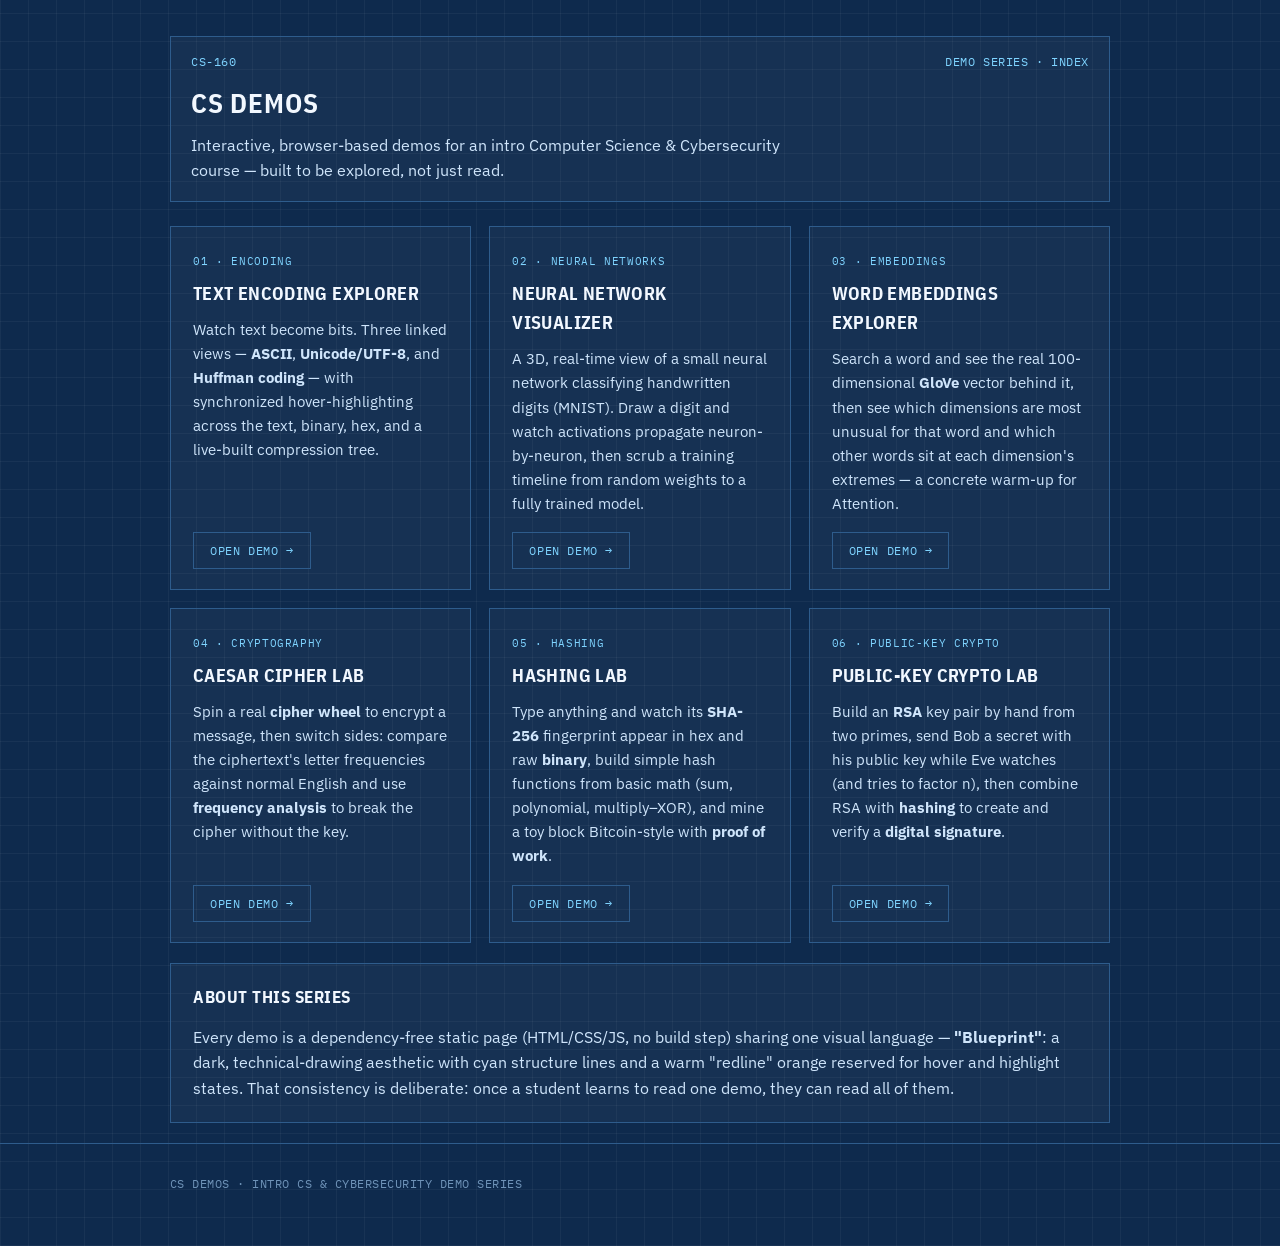
<file: index.html>
<!doctype html>
<html lang="en">
<head>
<meta charset="UTF-8">
<meta name="viewport" content="width=device-width, initial-scale=1">
<title>CS Demos</title>
<meta name="description" content="Interactive, browser-based demos for an intro Computer Science & Cybersecurity course.">
<link rel="preconnect" href="https://fonts.googleapis.com">
<link rel="preconnect" href="https://fonts.gstatic.com" crossorigin>
<link rel="stylesheet" href="https://fonts.googleapis.com/css2?family=IBM+Plex+Sans:wght@400;500;600;700&family=IBM+Plex+Sans+Condensed:wght@500;600;700&family=IBM+Plex+Mono:wght@400;500;600;700&display=swap">
<link rel="stylesheet" href="assets/theme.css">
<link rel="stylesheet" href="style.css">
</head>
<body>

<header class="site-header">
  <div class="wrap">
    <div class="title-block">
      <div class="tb-meta">
        <span>CS-160</span>
        <span>Demo Series &middot; Index</span>
      </div>
      <h1>CS Demos</h1>
      <p class="subtitle">Interactive, browser-based demos for an intro Computer Science &amp;
        Cybersecurity course &mdash; built to be explored, not just read.</p>
    </div>
  </div>
</header>

<main class="wrap">

  <section class="demo-grid">

    <article class="demo-card card">
      <div class="dc-body">
        <span class="dc-tag">01 &middot; Encoding</span>
        <h2>Text Encoding Explorer</h2>
        <p>
          Watch text become bits. Three linked views &mdash; <strong>ASCII</strong>,
          <strong>Unicode/UTF-8</strong>, and <strong>Huffman coding</strong> &mdash; with
          synchronized hover-highlighting across the text, binary, hex, and a live-built
          compression tree.
        </p>
      </div>
      <a class="cta-btn" href="encoding/index.html">Open demo &rarr;</a>
    </article>

    <article class="demo-card card">
      <div class="dc-body">
        <span class="dc-tag">02 &middot; Neural Networks</span>
        <h2>Neural Network Visualizer</h2>
        <p>
          A 3D, real-time view of a small neural network classifying handwritten digits
          (MNIST). Draw a digit and watch activations propagate neuron-by-neuron, then
          scrub a training timeline from random weights to a fully trained model.
        </p>
      </div>
      <a class="cta-btn" href="neural_nets/index.html">Open demo &rarr;</a>
    </article>

    <article class="demo-card card">
      <div class="dc-body">
        <span class="dc-tag">03 &middot; Embeddings</span>
        <h2>Word Embeddings Explorer</h2>
        <p>
          Search a word and see the real 100-dimensional <strong>GloVe</strong> vector behind
          it, then see which dimensions are most unusual for that word and which other words
          sit at each dimension's extremes &mdash; a concrete warm-up for Attention.
        </p>
      </div>
      <a class="cta-btn" href="embeddings/index.html">Open demo &rarr;</a>
    </article>

    <article class="demo-card card">
      <div class="dc-body">
        <span class="dc-tag">04 &middot; Cryptography</span>
        <h2>Caesar Cipher Lab</h2>
        <p>
          Spin a real <strong>cipher wheel</strong> to encrypt a message, then switch sides:
          compare the ciphertext's letter frequencies against normal English and use
          <strong>frequency analysis</strong> to break the cipher without the key.
        </p>
      </div>
      <a class="cta-btn" href="cryptography/index.html">Open demo &rarr;</a>
    </article>

    <article class="demo-card card">
      <div class="dc-body">
        <span class="dc-tag">05 &middot; Hashing</span>
        <h2>Hashing Lab</h2>
        <p>
          Type anything and watch its <strong>SHA-256</strong> fingerprint appear in hex and raw
          <strong>binary</strong>, build simple hash functions from basic math (sum, polynomial,
          multiply&ndash;XOR), and mine a toy block Bitcoin-style with <strong>proof of work</strong>.
        </p>
      </div>
      <a class="cta-btn" href="hashing/index.html">Open demo &rarr;</a>
    </article>

    <article class="demo-card card">
      <div class="dc-body">
        <span class="dc-tag">06 &middot; Public-Key Crypto</span>
        <h2>Public-Key Crypto Lab</h2>
        <p>
          Build an <strong>RSA</strong> key pair by hand from two primes, send Bob a secret with
          his public key while Eve watches (and tries to factor n), then combine RSA with
          <strong>hashing</strong> to create and verify a <strong>digital signature</strong>.
        </p>
      </div>
      <a class="cta-btn" href="public-key/index.html">Open demo &rarr;</a>
    </article>

  </section>

  <section class="card about-card">
    <h2>About this series</h2>
    <p>
      Every demo is a dependency-free static page (HTML/CSS/JS, no build step) sharing one
      visual language &mdash; <strong>"Blueprint"</strong>: a dark, technical-drawing
      aesthetic with cyan structure lines and a warm "redline" orange reserved for hover and
      highlight states. That consistency is deliberate: once a student learns to read one
      demo, they can read all of them.
    </p>
  </section>

</main>

<footer class="site-footer">
  <div class="wrap">
    <p>CS Demos &middot; Intro CS &amp; Cybersecurity demo series</p>
  </div>
</footer>

</body>
</html>
</file>
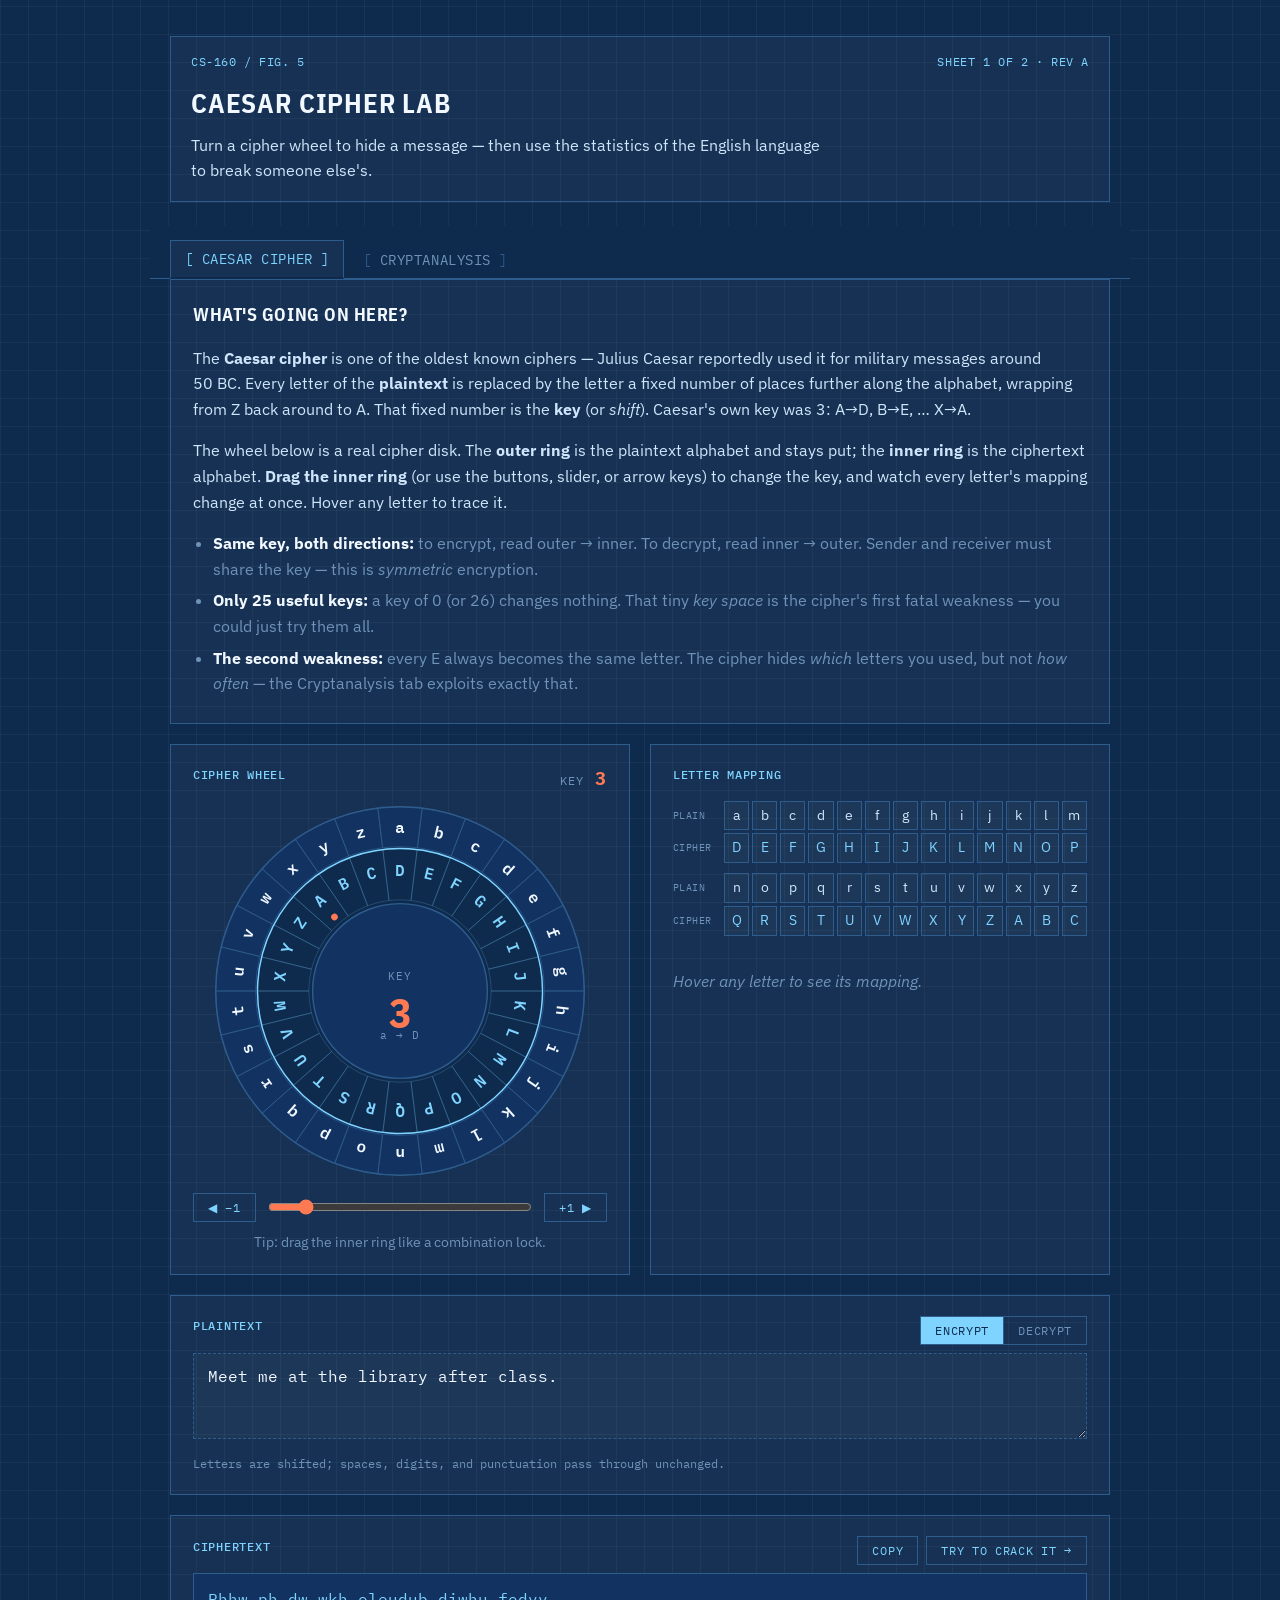
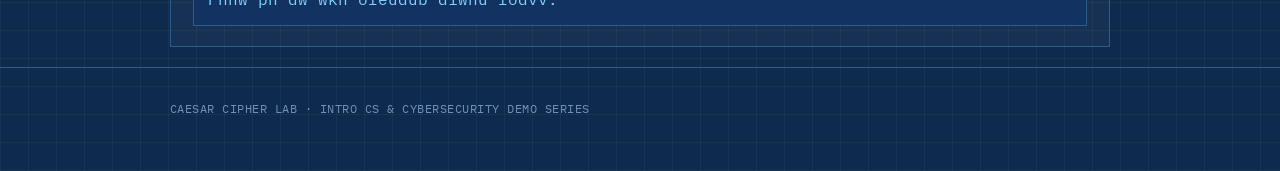
<file: cryptography/index.html>
<!doctype html>
<html lang="en">
<head>
<meta charset="UTF-8">
<meta name="viewport" content="width=device-width, initial-scale=1">
<title>Caesar Cipher Lab</title>
<meta name="description" content="An interactive Caesar cipher wheel, plus a guided frequency-analysis lab for breaking it.">
<link rel="preconnect" href="https://fonts.googleapis.com">
<link rel="preconnect" href="https://fonts.gstatic.com" crossorigin>
<link rel="stylesheet" href="https://fonts.googleapis.com/css2?family=IBM+Plex+Sans:wght@400;500;600;700&family=IBM+Plex+Sans+Condensed:wght@500;600;700&family=IBM+Plex+Mono:wght@400;500;600;700&display=swap">
<link rel="stylesheet" href="../assets/theme.css">
<link rel="stylesheet" href="style.css">
</head>
<body>

<header class="site-header">
  <div class="wrap">
    <div class="title-block">
      <div class="tb-meta">
        <span>CS-160 / Fig. 5</span>
        <span>Sheet 1 of 2 &middot; Rev A</span>
      </div>
      <h1>Caesar Cipher Lab</h1>
      <p class="subtitle">Turn a cipher wheel to hide a message &mdash; then use the statistics of
        the English language to break someone else's.</p>
    </div>
  </div>
</header>

<nav class="tabs wrap" role="tablist" aria-label="Cryptography demos">
  <button class="tab-btn active" data-tab="caesar" role="tab" aria-selected="true" aria-controls="tab-caesar">
    Caesar Cipher
  </button>
  <button class="tab-btn" data-tab="analysis" role="tab" aria-selected="false" aria-controls="tab-analysis">
    Cryptanalysis
  </button>
</nav>

<main class="wrap">

  <!-- ================= CAESAR TAB ================= -->
  <section id="tab-caesar" class="tab-panel" role="tabpanel" aria-labelledby="caesar">

    <article class="intro card">
      <h2>What's going on here?</h2>
      <p>
        The <strong>Caesar cipher</strong> is one of the oldest known ciphers &mdash; Julius
        Caesar reportedly used it for military messages around 50&nbsp;BC. Every letter of the
        <strong>plaintext</strong> is replaced by the letter a fixed number of places further
        along the alphabet, wrapping from Z back around to A. That fixed number is the
        <strong>key</strong> (or <em>shift</em>). Caesar's own key was 3: A&rarr;D, B&rarr;E, &hellip;
        X&rarr;A.
      </p>
      <p>
        The wheel below is a real cipher disk. The <strong>outer ring</strong> is the plaintext
        alphabet and stays put; the <strong>inner ring</strong> is the ciphertext alphabet.
        <strong>Drag the inner ring</strong> (or use the buttons, slider, or arrow keys) to change
        the key, and watch every letter's mapping change at once. Hover any letter to trace it.
      </p>
      <ul class="takeaways">
        <li><strong>Same key, both directions:</strong> to encrypt, read outer &rarr; inner. To
          decrypt, read inner &rarr; outer. Sender and receiver must share the key &mdash; this is
          <em>symmetric</em> encryption.</li>
        <li><strong>Only 25 useful keys:</strong> a key of 0 (or 26) changes nothing. That tiny
          <em>key space</em> is the cipher's first fatal weakness &mdash; you could just try them all.</li>
        <li><strong>The second weakness:</strong> every E always becomes the same letter. The
          cipher hides <em>which</em> letters you used, but not <em>how often</em> &mdash; the
          Cryptanalysis tab exploits exactly that.</li>
      </ul>
    </article>

    <div class="caesar-layout">
      <section class="card wheel-card">
        <div class="field-label-row">
          <span class="field-label">Cipher wheel</span>
          <span class="key-readout">Key <strong id="key-value">3</strong></span>
        </div>
        <div class="wheel-wrap">
          <svg id="wheel" class="wheel" viewBox="0 0 400 400" role="slider" tabindex="0"
               aria-label="Cipher wheel. Use left and right arrow keys to change the key."
               aria-valuemin="0" aria-valuemax="25" aria-valuenow="3"></svg>
        </div>
        <div class="key-controls">
          <button class="toggle-btn" id="key-down" type="button" aria-label="Decrease key">&#9664; &minus;1</button>
          <input type="range" id="key-slider" min="0" max="25" value="3" aria-label="Key">
          <button class="toggle-btn" id="key-up" type="button" aria-label="Increase key">+1 &#9654;</button>
        </div>
        <p class="wheel-hint">Tip: drag the inner ring like a combination lock.</p>
      </section>

      <section class="card mapping-card">
        <div class="field-label-row">
          <span class="field-label">Letter mapping</span>
        </div>
        <div id="mapping" class="mapping" aria-label="Plaintext to ciphertext mapping"></div>
        <div id="caesar-info" class="info-panel info-empty">
          <span class="info-hint">Hover any letter to see its mapping.</span>
        </div>
      </section>
    </div>

    <section class="card">
      <div class="field-label-row">
        <label for="caesar-input" class="field-label" id="caesar-input-label">Plaintext</label>
        <div class="seg" role="group" aria-label="Direction">
          <button class="seg-btn active" data-mode="encrypt" type="button" aria-pressed="true">Encrypt</button>
          <button class="seg-btn" data-mode="decrypt" type="button" aria-pressed="false">Decrypt</button>
        </div>
      </div>
      <textarea id="caesar-input" class="text-input" rows="3" spellcheck="false"
        placeholder="Type a message here...">Meet me at the library after class.</textarea>
      <div class="input-meta">Letters are shifted; spaces, digits, and punctuation pass through unchanged.</div>
    </section>

    <section class="card">
      <div class="field-label-row">
        <span class="field-label" id="caesar-output-label">Ciphertext</span>
        <div class="btn-row">
          <button class="copy-btn" id="copy-output" type="button">Copy</button>
          <button class="toggle-btn" id="send-to-analysis" type="button">Try to crack it &rarr;</button>
        </div>
      </div>
      <div id="caesar-output" class="cipher-text" aria-live="polite"></div>
    </section>

  </section>

  <!-- ================= CRYPTANALYSIS TAB ================= -->
  <section id="tab-analysis" class="tab-panel" role="tabpanel" aria-labelledby="analysis" hidden>

    <article class="intro card">
      <h2>Breaking the cipher without the key</h2>
      <p>
        <strong>Cryptanalysis</strong> is the art of reading a secret message without being given
        the key. Around 850&nbsp;AD the Arab scholar <strong>al-Kindi</strong> described the
        technique you'll use here: <strong>frequency analysis</strong>. In any long piece of
        English, letters show up at predictable rates &mdash; E is about 12.7% of all letters,
        T about 9%, while Q, X, and Z barely appear at all.
      </p>
      <p>
        A Caesar cipher shifts every letter by the same amount, so it shifts that whole
        <em>pattern</em> by the same amount too. The ciphertext's bar chart is just the English
        bar chart slid sideways. Find how far it slid, and you've found the key.
      </p>
      <ol class="steps-overview">
        <li><strong>Count</strong> how often each letter appears in the ciphertext.</li>
        <li><strong>Compare</strong> that shape against normal English.</li>
        <li><strong>Slide</strong> the English pattern until the peaks and valleys line up.</li>
        <li><strong>Verify</strong> by decrypting &mdash; real words should appear.</li>
      </ol>
    </article>

    <section class="card">
      <div class="field-label-row">
        <label for="analysis-input" class="field-label">Intercepted ciphertext</label>
        <div class="btn-row">
          <button class="toggle-btn" id="new-challenge" type="button">New challenge</button>
          <button class="toggle-btn" id="clear-analysis" type="button">Paste your own</button>
        </div>
      </div>
      <textarea id="analysis-input" class="text-input" rows="5" spellcheck="false"
        placeholder="Paste ciphertext here..."></textarea>
      <div class="input-meta">
        <span id="letter-count">0</span> letters counted
        <span id="short-warning" class="short-warning" hidden>&middot; short messages can fool frequency
          analysis &mdash; try at least 100 letters</span>
      </div>
    </section>

    <section class="card guide-card">
      <div class="guide-head">
        <ol class="stepper" id="stepper" aria-label="Steps">
          <li><button type="button" data-step="0">1 &middot; Count</button></li>
          <li><button type="button" data-step="1">2 &middot; Giveaway</button></li>
          <li><button type="button" data-step="2">3 &middot; Slide</button></li>
          <li><button type="button" data-step="3">4 &middot; Verify</button></li>
          <li><button type="button" data-step="4">5 &middot; Automate</button></li>
        </ol>
      </div>

      <div class="step-panel" data-step="0">
        <h3>Step 1 &mdash; Count the letters</h3>
        <p>
          The chart below counts every letter in the ciphertext (<span class="ink-cipher">cyan bars</span>)
          and puts normal English letter frequencies beside them (<span class="ink-english">orange
          outlines</span>). Right now your key guess is 0 &mdash; no shift &mdash; and the two clearly
          <strong>don't</strong> match: the ciphertext's peaks are in the wrong places.
        </p>
        <p class="hint-text">Look at the English outlines: tall at E, T, A, O, I, N; nearly flat at J, Q, X, Z.
          Can you spot that same &ldquo;skyline&rdquo; somewhere in the cyan bars, just moved over?</p>
      </div>

      <div class="step-panel" data-step="1" hidden>
        <h3>Step 2 &mdash; Find the giveaway letter</h3>
        <p>The tallest English bar is <strong>E</strong>, so the tallest ciphertext bar is probably an
          encrypted E.</p>
        <div class="info-panel">
          <div class="info-item"><span class="k">Most common cipher letter</span><span class="v glyph" id="top-letter">&mdash;</span></div>
          <div class="info-item"><span class="k">Its frequency</span><span class="v" id="top-freq">&mdash;</span></div>
          <div class="info-item"><span class="k">Runners-up</span><span class="v" id="runners-up">&mdash;</span></div>
        </div>
        <p class="hint-text" id="e-hint"></p>
        <button class="toggle-btn" id="assume-e" type="button">Assume it's E &rarr; set my guess</button>
      </div>

      <div class="step-panel" data-step="2" hidden>
        <h3>Step 3 &mdash; Slide English until it lines up</h3>
        <p>
          One letter can be a coincidence &mdash; a whole pattern can't. Move the key guess and watch
          the orange outlines slide. When the guess is right, <em>every</em> peak lines up: E, T, A,
          O, and also the low J-K and Q-X-Z valleys. The <strong>mismatch score</strong> (a
          chi-squared statistic) measures how far apart the two shapes are &mdash; lower is better.
        </p>
        <p class="hint-text">If &ldquo;assume it's E&rdquo; didn't produce English, the top letter might be
          T or A instead. Try a guess that makes the <em>second</em>-tallest bar line up with E.</p>
      </div>

      <div class="step-panel" data-step="3" hidden>
        <h3>Step 4 &mdash; Verify: does it read as English?</h3>
        <p>Statistics point to a <em>likely</em> key; reading the result proves it. Check the live
          decryption under the chart. Real words? You've broken the cipher.</p>
        <div id="crack-status" class="crack-status"></div>
      </div>

      <div class="step-panel" data-step="4" hidden>
        <h3>Step 5 &mdash; Let the computer try every key</h3>
        <p>A computer doesn't need to eyeball anything: it scores all 26 keys in well under a
          millisecond and picks the lowest mismatch. Try it yourself first &mdash; then reveal its
          answer to check your work.</p>
        <button class="toggle-btn" id="reveal-all" type="button" aria-expanded="false">Reveal all 26 scores</button>
        <div id="all-keys" class="all-keys" hidden>
          <p class="table-note">Mismatch score for every possible key &mdash; <strong>lower is better</strong>.
            The best key is filled orange; your current guess is outlined. Click a bar to try that key.</p>
          <div class="key-bars" id="key-bars"></div>
        </div>
        <div class="note-box">
          <strong>Why this matters:</strong> modern ciphers like AES are designed so ciphertext looks
          statistically <em>random</em> &mdash; every byte equally likely, no skyline to line up. A
          cipher that leaks the plaintext's patterns can be broken no matter how secret its key is.
        </div>
      </div>

      <div class="guide-nav">
        <button class="toggle-btn" id="step-back" type="button">&larr; Back</button>
        <button class="toggle-btn" id="step-next" type="button">Next &rarr;</button>
      </div>
    </section>

    <section class="card chart-card">
      <div class="chart-head">
        <div class="legend" aria-hidden="true">
          <span class="lg-item"><span class="lg-swatch cipher"></span>Ciphertext</span>
          <span class="lg-item"><span class="lg-swatch english"></span>English, shifted by your guess</span>
        </div>
        <button class="toggle-btn" id="toggle-freq-table" type="button" aria-expanded="false">Show table</button>
      </div>
      <div class="freq-chart" id="freq-chart" role="img" aria-label="Letter frequency comparison chart">
        <div class="fc-y" aria-hidden="true" id="fc-y"></div>
        <div class="fc-main">
          <div class="fc-plot" id="fc-plot"></div>
          <div class="fc-axis" id="fc-axis-cipher"></div>
          <div class="fc-axis fc-axis-plain" id="fc-axis-plain"></div>
        </div>
        <div class="fc-axis-labels" aria-hidden="true">
          <span>cipher</span>
          <span class="plain">reads as</span>
        </div>
        <div class="chart-tip" id="chart-tip" hidden></div>
      </div>
      <div id="freq-table-wrap" class="freq-table-wrap" hidden></div>

      <div class="guess-row">
        <span class="field-label">Your key guess</span>
        <button class="toggle-btn" id="guess-down" type="button" aria-label="Decrease key guess">&#9664;</button>
        <input type="range" id="guess-slider" min="0" max="25" value="0" aria-label="Key guess">
        <button class="toggle-btn" id="guess-up" type="button" aria-label="Increase key guess">&#9654;</button>
        <div class="info-item"><span class="k">Key</span><span class="v" id="guess-value">0</span></div>
        <div class="info-item"><span class="k">Mismatch (&chi;&sup2;)</span><span class="v" id="guess-score">&mdash;</span></div>
      </div>
      <div class="fit-meter" aria-hidden="true">
        <div class="fit-track"><div class="fit-fill" id="fit-fill"></div></div>
        <div class="fit-labels"><span>poor fit</span><span>great fit</span></div>
      </div>

      <div class="field-label-row preview-label">
        <span class="field-label">Live decryption with your guess</span>
      </div>
      <div id="analysis-preview" class="cipher-text plain" aria-live="polite"></div>
    </section>

  </section>

</main>

<footer class="site-footer">
  <div class="wrap">
    <p>Caesar Cipher Lab &middot; Intro CS &amp; Cybersecurity demo series</p>
  </div>
</footer>

<script src="../assets/common.js"></script>
<script src="caesar.js"></script>
<script src="cryptanalysis.js"></script>
</body>
</html>
</file>
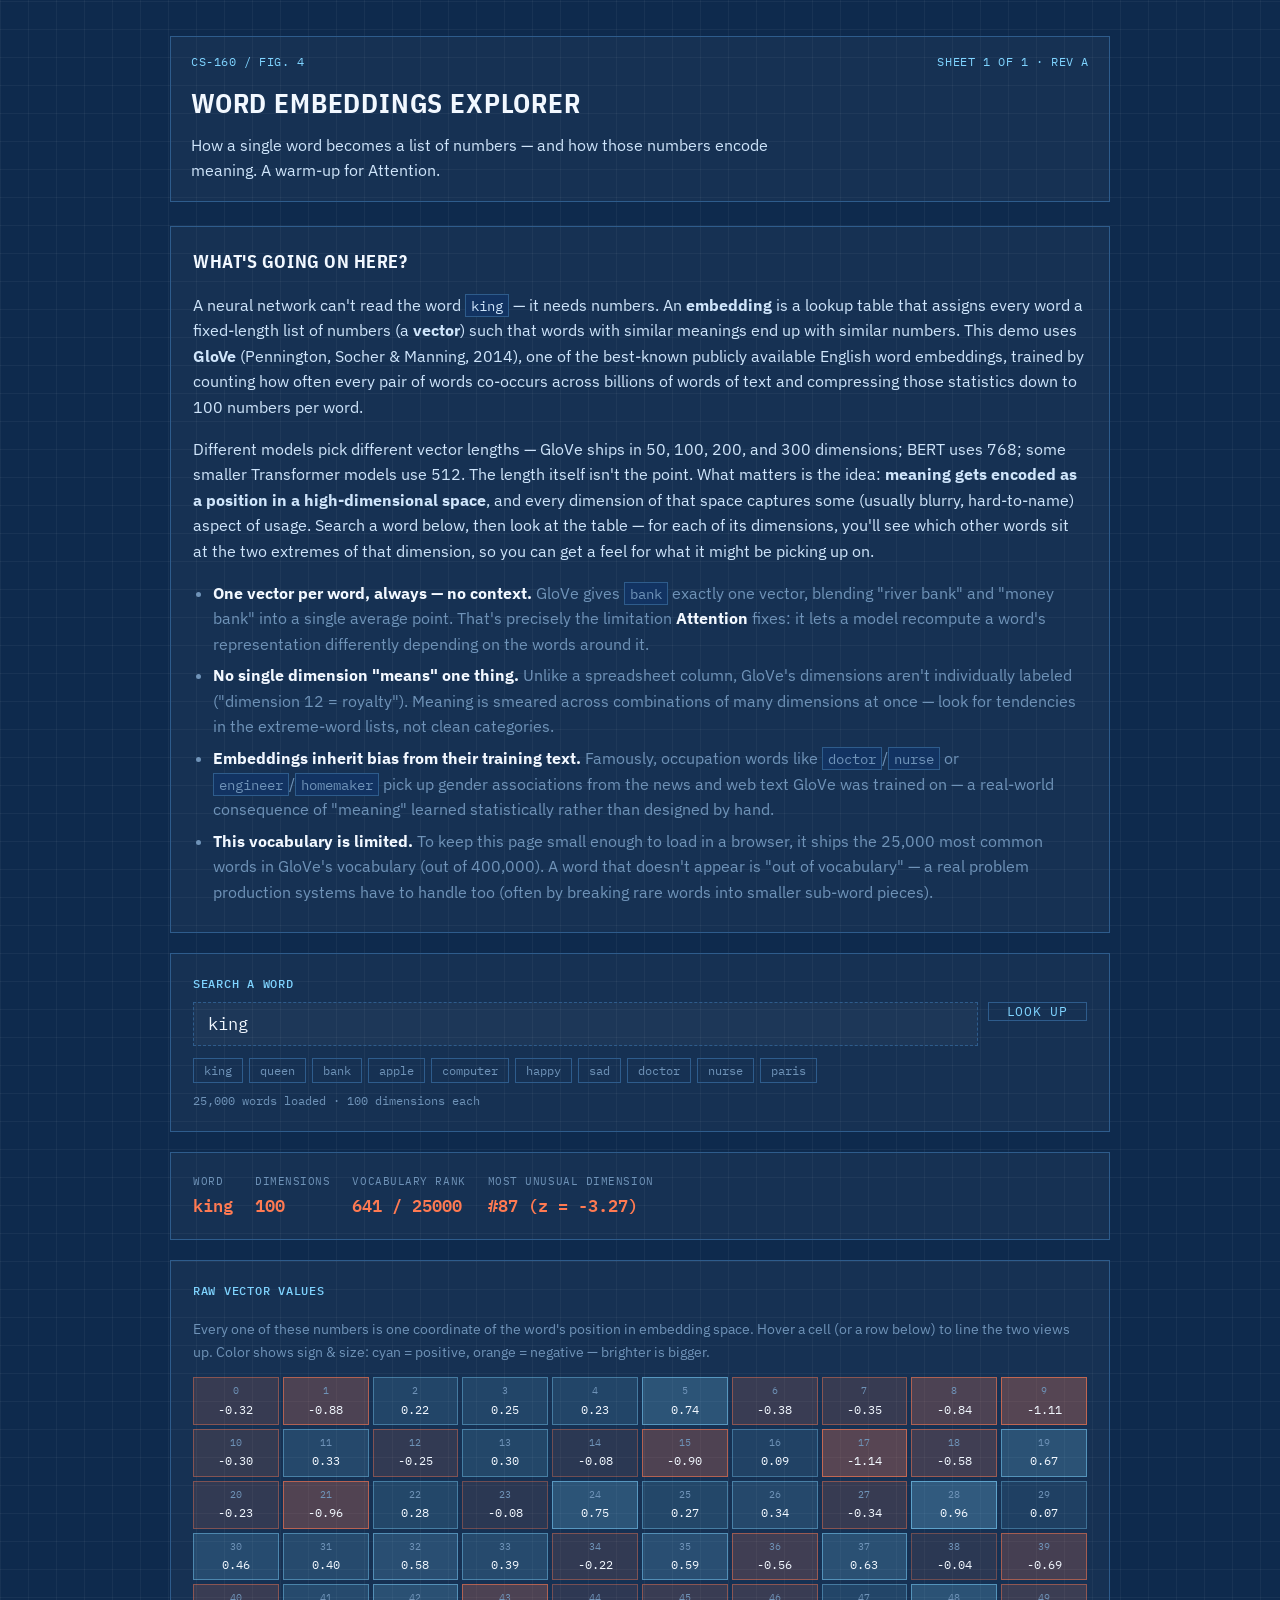
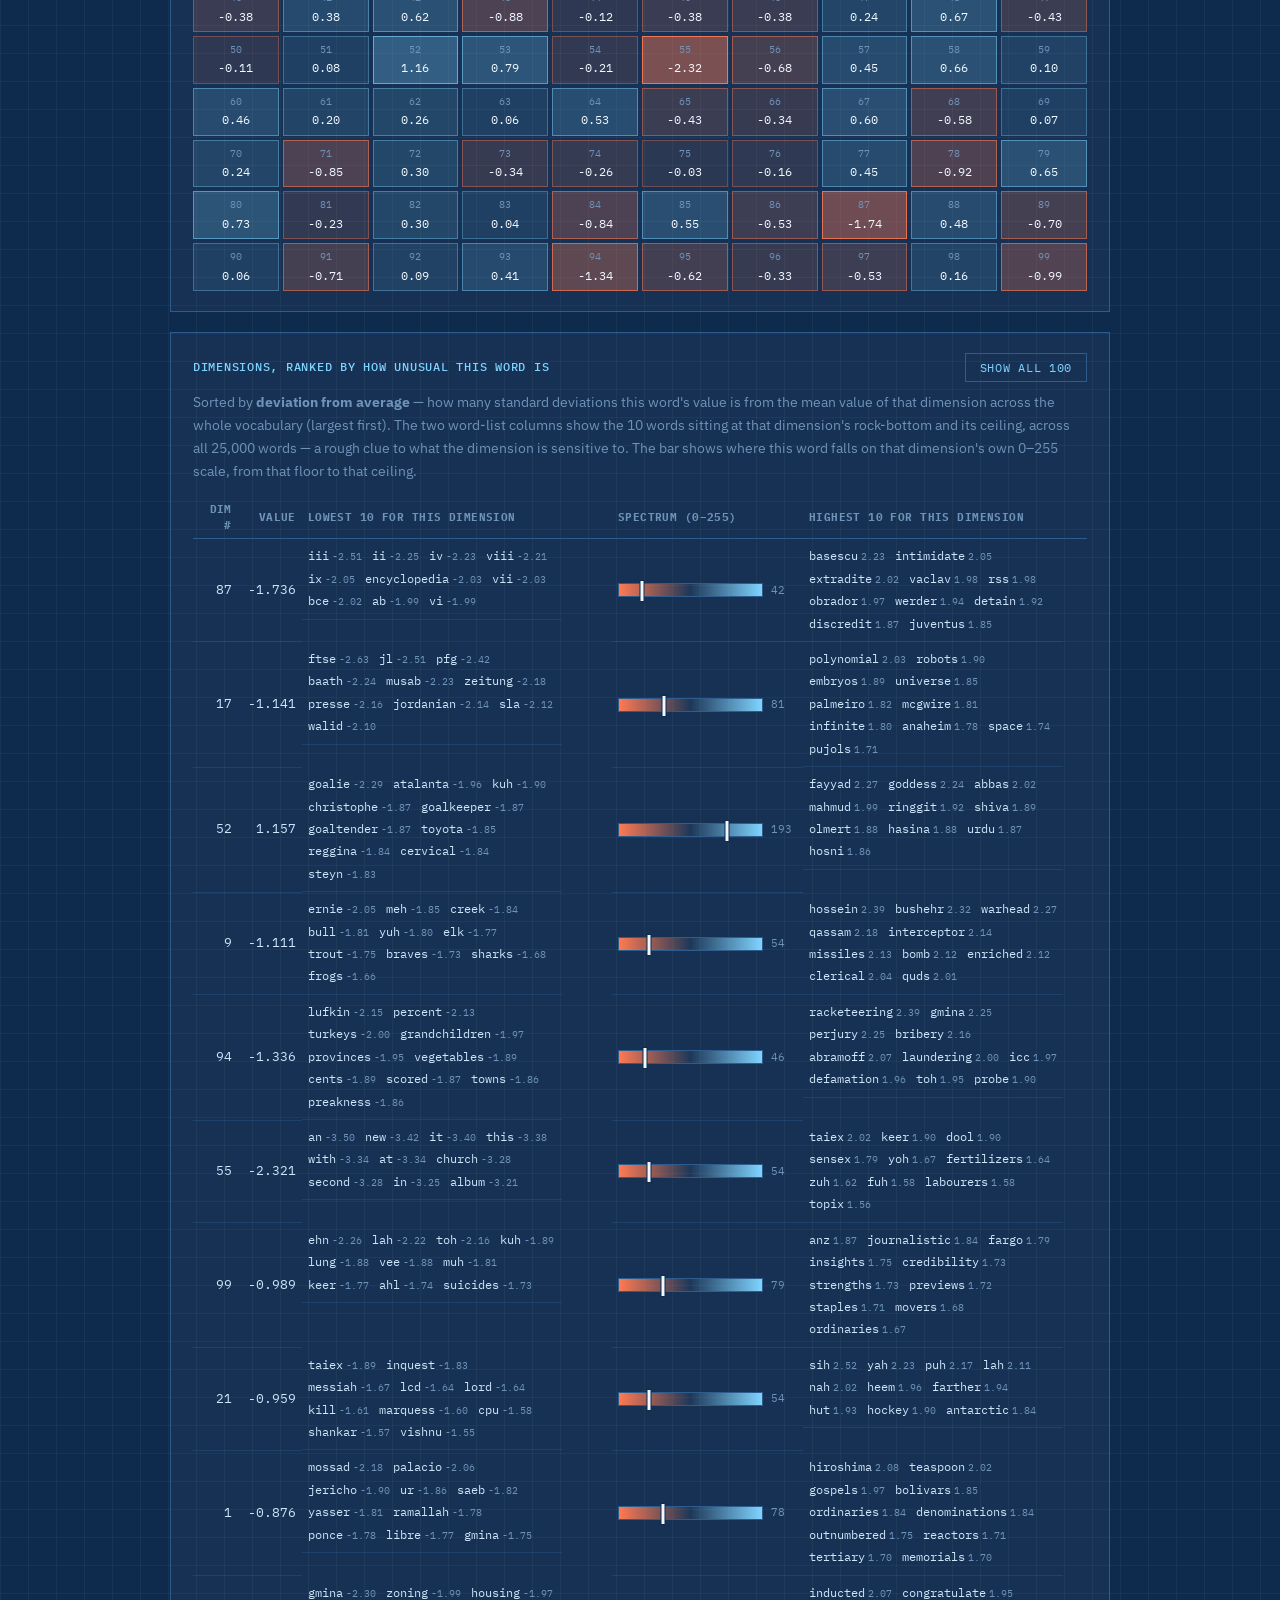
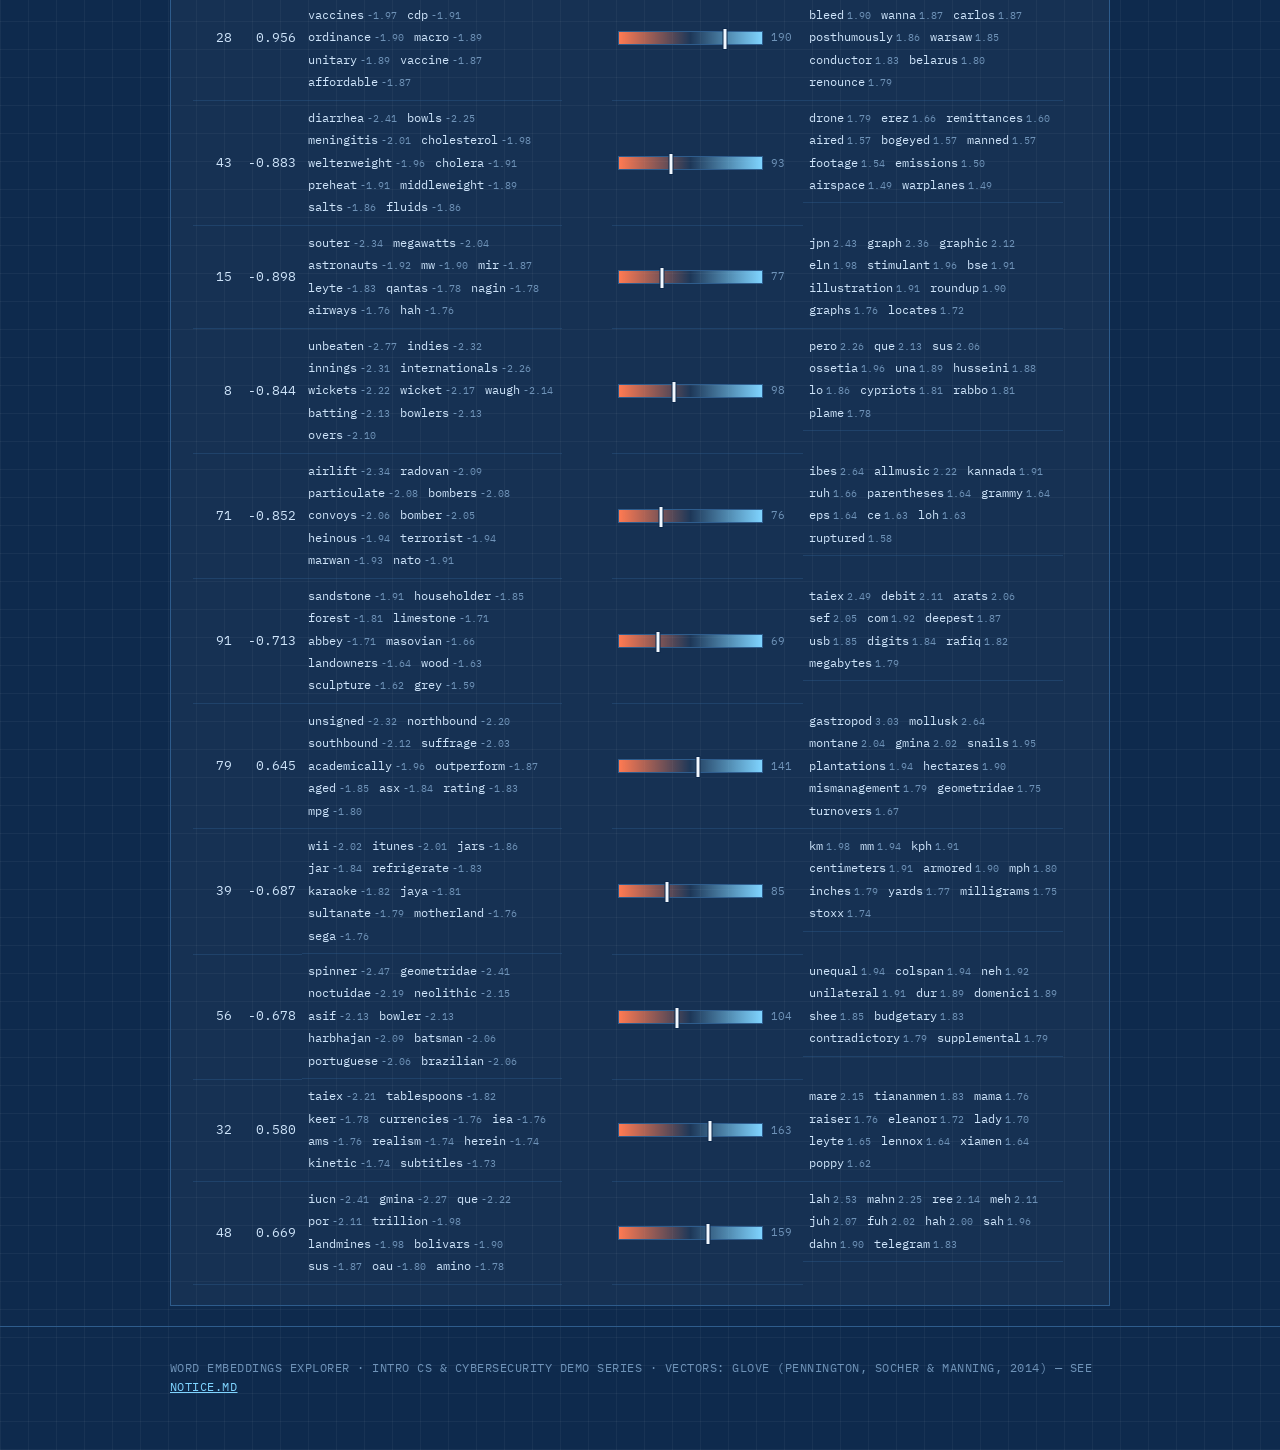
<file: embeddings/index.html>
<!doctype html>
<html lang="en">
<head>
<meta charset="UTF-8">
<meta name="viewport" content="width=device-width, initial-scale=1">
<title>Word Embeddings Explorer</title>
<meta name="description" content="Search a word and see the 100 numbers that encode its meaning — GloVe word embeddings, dimension by dimension, as a warm-up for Attention.">
<link rel="preconnect" href="https://fonts.googleapis.com">
<link rel="preconnect" href="https://fonts.gstatic.com" crossorigin>
<link rel="stylesheet" href="https://fonts.googleapis.com/css2?family=IBM+Plex+Sans:wght@400;500;600;700&family=IBM+Plex+Sans+Condensed:wght@500;600;700&family=IBM+Plex+Mono:wght@400;500;600;700&display=swap">
<link rel="stylesheet" href="../assets/theme.css">
<link rel="stylesheet" href="style.css">
</head>
<body>

<header class="site-header">
  <div class="wrap">
    <div class="title-block">
      <div class="tb-meta">
        <span>CS-160 / Fig. 4</span>
        <span>Sheet 1 of 1 &middot; Rev A</span>
      </div>
      <h1>Word Embeddings Explorer</h1>
      <p class="subtitle">How a single word becomes a list of numbers &mdash; and how those numbers encode meaning. A warm-up for Attention.</p>
    </div>
  </div>
</header>

<main class="wrap">

  <article class="intro card">
    <h2>What's going on here?</h2>
    <p>
      A neural network can't read the word <code>king</code> &mdash; it needs numbers. An
      <strong>embedding</strong> is a lookup table that assigns every word a fixed-length list of
      numbers (a <strong>vector</strong>) such that words with similar meanings end up with similar
      numbers. This demo uses <strong>GloVe</strong> (Pennington, Socher &amp; Manning, 2014), one of
      the best-known publicly available English word embeddings, trained by counting how often every
      pair of words co-occurs across billions of words of text and compressing those statistics down
      to <span id="dims-inline">100</span> numbers per word.
    </p>
    <p>
      Different models pick different vector lengths &mdash; GloVe ships in 50, 100, 200, and 300
      dimensions; BERT uses 768; some smaller Transformer models use 512. The length itself isn't
      the point. What matters is the idea: <strong>meaning gets encoded as a position in a
      high-dimensional space</strong>, and every dimension of that space captures some (usually
      blurry, hard-to-name) aspect of usage. Search a word below, then look at the table &mdash;
      for each of its dimensions, you'll see which other words sit at the two extremes of that
      dimension, so you can get a feel for what it might be picking up on.
    </p>
    <ul class="takeaways">
      <li><strong>One vector per word, always &mdash; no context.</strong> GloVe gives
        <code>bank</code> exactly one vector, blending "river bank" and "money bank" into a single
        average point. That's precisely the limitation <strong>Attention</strong> fixes: it lets a
        model recompute a word's representation differently depending on the words around it.</li>
      <li><strong>No single dimension "means" one thing.</strong> Unlike a spreadsheet column, GloVe's
        dimensions aren't individually labeled ("dimension 12 = royalty"). Meaning is smeared across
        combinations of many dimensions at once &mdash; look for tendencies in the extreme-word lists,
        not clean categories.</li>
      <li><strong>Embeddings inherit bias from their training text.</strong> Famously, occupation
        words like <code>doctor</code>/<code>nurse</code> or <code>engineer</code>/<code>homemaker</code>
        pick up gender associations from the news and web text GloVe was trained on &mdash; a
        real-world consequence of "meaning" learned statistically rather than designed by hand.</li>
      <li><strong>This vocabulary is limited.</strong> To keep this page small enough to load in a
        browser, it ships the 25,000 most common words in GloVe's vocabulary (out of 400,000).
        A word that doesn't appear is "out of vocabulary" &mdash; a real problem production systems
        have to handle too (often by breaking rare words into smaller sub-word pieces).</li>
    </ul>
  </article>

  <section class="card">
    <label for="word-input" class="field-label">Search a word</label>
    <div class="search-row">
      <div class="search-input-wrap">
        <input type="text" id="word-input" autocomplete="off" spellcheck="false"
          placeholder="Type a word&hellip; (e.g. king, bank, happy)" value="king">
        <div id="suggestions" class="suggestions" hidden></div>
      </div>
      <button class="toggle-btn" id="search-btn" type="button">Look up</button>
    </div>
    <div class="chip-row" id="example-chips" aria-label="Example words"></div>
    <div class="input-meta" id="vocab-meta">Loading vocabulary&hellip;</div>
  </section>

  <p class="note-box" id="oov-note" hidden>
    <strong id="oov-word"></strong> isn't in this demo's 25,000-word vocabulary. Try a shorter,
    more common word &mdash; or a different form of it (e.g. singular instead of plural).
  </p>

  <div id="result-content" hidden>

    <section class="card">
      <div class="info-panel">
        <div class="info-item"><span class="k">Word</span><span class="v" id="stat-word">&mdash;</span></div>
        <div class="info-item"><span class="k">Dimensions</span><span class="v" id="stat-dims">&mdash;</span></div>
        <div class="info-item"><span class="k">Vocabulary rank</span><span class="v" id="stat-rank">&mdash;</span></div>
        <div class="info-item"><span class="k">Most unusual dimension</span><span class="v" id="stat-top-dim">&mdash;</span></div>
      </div>
    </section>

    <section class="card">
      <div class="field-label-row">
        <span class="field-label">Raw vector values</span>
      </div>
      <p class="table-note">
        Every one of these numbers is one coordinate of the word's position in embedding space.
        Hover a cell (or a row below) to line the two views up. Color shows sign &amp; size: cyan =
        positive, orange = negative &mdash; brighter is bigger.
      </p>
      <div id="vector-grid" class="vector-grid" aria-label="Raw embedding values"></div>
    </section>

    <section class="card">
      <div class="field-label-row">
        <h2 class="field-label table-title">Dimensions, ranked by how unusual this word is</h2>
        <button class="toggle-btn" id="toggle-dim-table" type="button" aria-expanded="false">Show all 100</button>
      </div>
      <p class="table-note">
        Sorted by <strong>deviation from average</strong> &mdash; how many standard deviations this
        word's value is from the mean value of that dimension across the whole vocabulary
        (largest first). The two word-list columns show the 10 words sitting at that dimension's
        rock-bottom and its ceiling, across all 25,000 words &mdash; a rough clue to what the
        dimension is sensitive to. The bar shows where this word falls on that dimension's own
        0&ndash;255 scale, from that floor to that ceiling.
      </p>
      <div class="dim-table-wrap">
        <table class="ascii-col dim-table">
          <thead>
            <tr>
              <th>Dim #</th>
              <th>Value</th>
              <th>Lowest 10 for this dimension</th>
              <th>Spectrum (0&ndash;255)</th>
              <th>Highest 10 for this dimension</th>
            </tr>
          </thead>
          <tbody id="dim-table-body"></tbody>
        </table>
      </div>
    </section>

  </div>

</main>

<footer class="site-footer">
  <div class="wrap">
    <p>Word Embeddings Explorer &middot; Intro CS &amp; Cybersecurity demo series &middot;
      Vectors: GloVe (Pennington, Socher &amp; Manning, 2014) &mdash; see
      <a href="NOTICE.md">NOTICE.md</a></p>
  </div>
</footer>

<script src="../assets/common.js"></script>
<script src="script.js"></script>
</body>
</html>
</file>
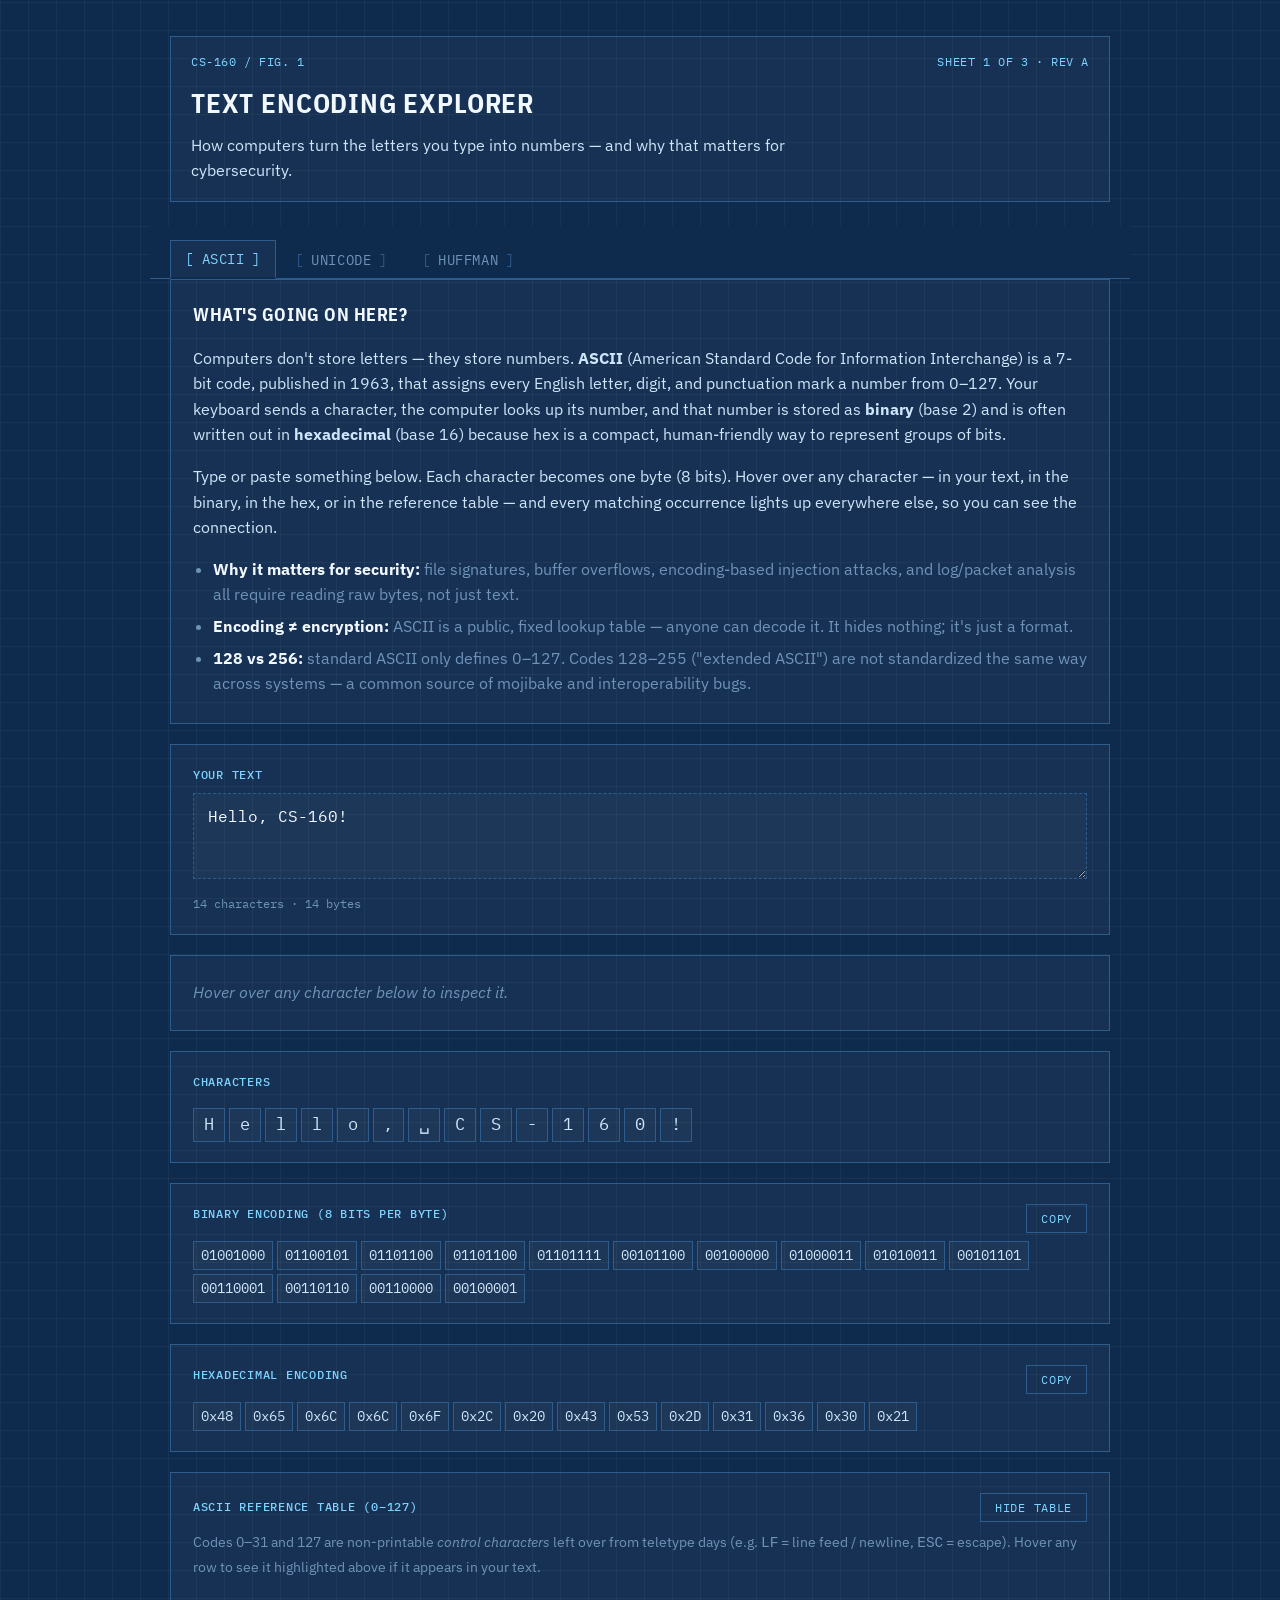
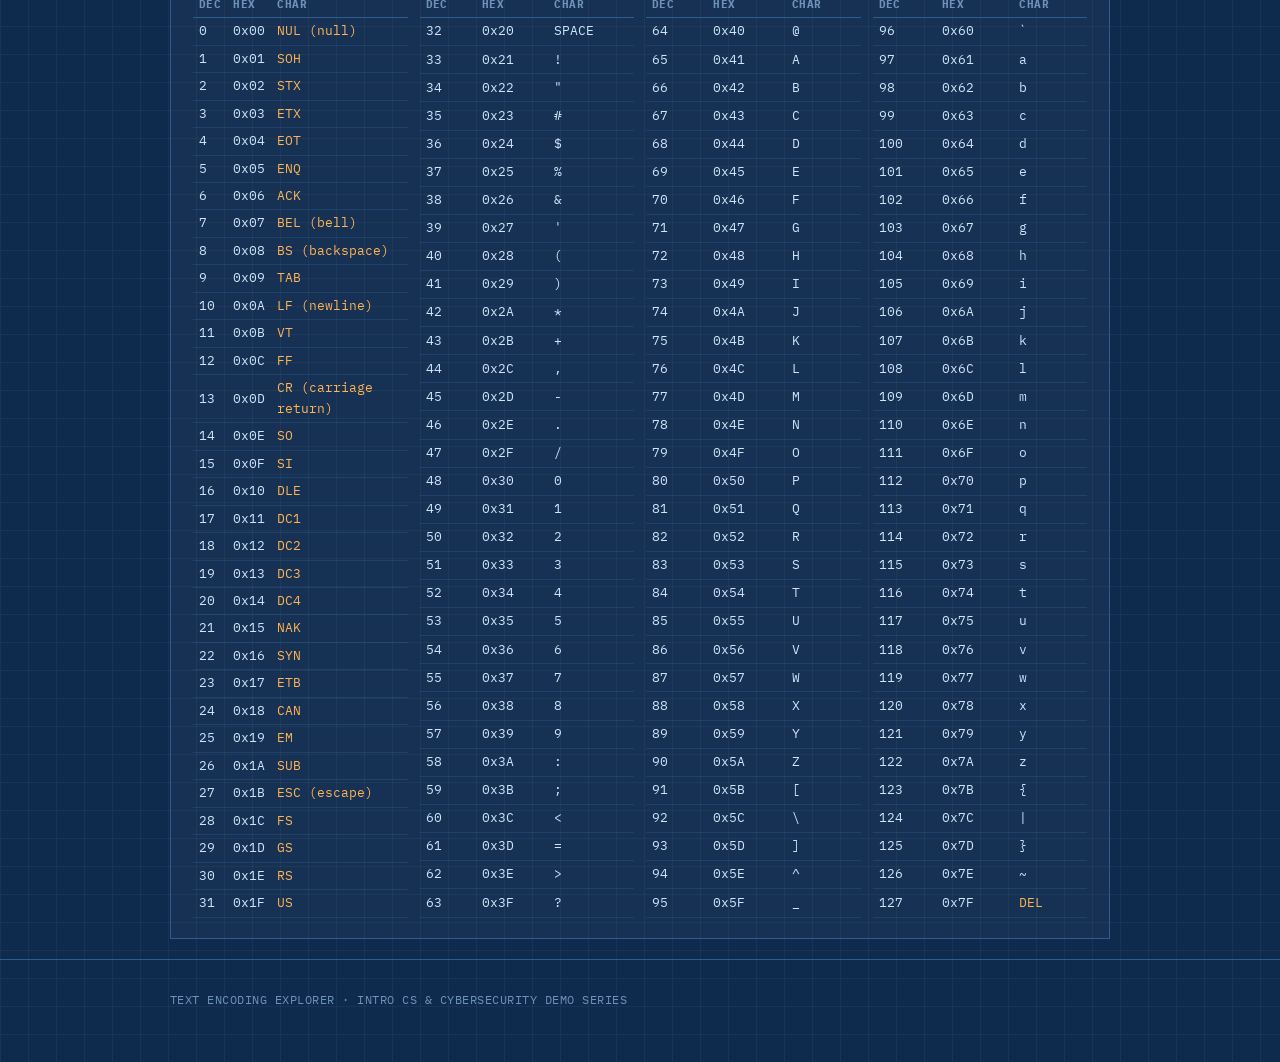
<file: encoding/index.html>
<!doctype html>
<html lang="en">
<head>
<meta charset="UTF-8">
<meta name="viewport" content="width=device-width, initial-scale=1">
<title>Text Encoding Explorer</title>
<meta name="description" content="An interactive demo of ASCII, Unicode/UTF-8, and Huffman coding — how text becomes bits, and what that costs.">
<link rel="preconnect" href="https://fonts.googleapis.com">
<link rel="preconnect" href="https://fonts.gstatic.com" crossorigin>
<link rel="stylesheet" href="https://fonts.googleapis.com/css2?family=IBM+Plex+Sans:wght@400;500;600;700&family=IBM+Plex+Sans+Condensed:wght@500;600;700&family=IBM+Plex+Mono:wght@400;500;600;700&display=swap">
<link rel="stylesheet" href="../assets/theme.css">
<link rel="stylesheet" href="style.css">
</head>
<body>

<header class="site-header">
  <div class="wrap">
    <div class="title-block">
      <div class="tb-meta">
        <span>CS-160 / Fig. 1</span>
        <span>Sheet 1 of 3 &middot; Rev A</span>
      </div>
      <h1>Text Encoding Explorer</h1>
      <p class="subtitle">How computers turn the letters you type into numbers &mdash; and why that matters for cybersecurity.</p>
    </div>
  </div>
</header>

<nav class="tabs wrap" role="tablist" aria-label="Encoding demos">
  <button class="tab-btn active" data-tab="ascii" role="tab" aria-selected="true" aria-controls="tab-ascii">
    ASCII
  </button>
  <button class="tab-btn" data-tab="unicode" role="tab" aria-selected="false" aria-controls="tab-unicode">
    Unicode
  </button>
  <button class="tab-btn" data-tab="huffman" role="tab" aria-selected="false" aria-controls="tab-huffman">
    Huffman
  </button>
</nav>

<main class="wrap">

  <!-- ================= ASCII TAB ================= -->
  <section id="tab-ascii" class="tab-panel active" role="tabpanel" aria-labelledby="ascii">

    <article class="intro card">
      <h2>What's going on here?</h2>
      <p>
        Computers don't store letters &mdash; they store numbers. <strong>ASCII</strong>
        (American Standard Code for Information Interchange) is a 7-bit code, published in 1963,
        that assigns every English letter, digit, and punctuation mark a number from 0&ndash;127.
        Your keyboard sends a character, the computer looks up its number, and that number is
        stored as <strong>binary</strong> (base 2) and is often written out in <strong>hexadecimal</strong>
        (base 16) because hex is a compact, human-friendly way to represent groups of bits.
      </p>
      <p>
        Type or paste something below. Each character becomes one byte (8 bits). Hover over any
        character &mdash; in your text, in the binary, in the hex, or in the reference table &mdash;
        and every matching occurrence lights up everywhere else, so you can see the connection.
      </p>
      <ul class="takeaways">
        <li><strong>Why it matters for security:</strong> file signatures, buffer overflows, encoding-based
          injection attacks, and log/packet analysis all require reading raw bytes, not just text.</li>
        <li><strong>Encoding &ne; encryption:</strong> ASCII is a public, fixed lookup table &mdash; anyone
          can decode it. It hides nothing; it's just a format.</li>
        <li><strong>128 vs 256:</strong> standard ASCII only defines 0&ndash;127. Codes 128&ndash;255
          ("extended ASCII") are not standardized the same way across systems &mdash; a common source of
          mojibake and interoperability bugs.</li>
      </ul>
    </article>

    <section class="card">
      <label for="input-text" class="field-label">Your text</label>
      <textarea id="input-text" rows="3" spellcheck="false"
        placeholder="Type or paste text here...">Hello, CS-160!</textarea>
      <div class="input-meta">
        <span id="char-count">0</span> characters &middot; <span id="byte-count">0</span> bytes
      </div>
    </section>

    <section class="card info-card">
      <div id="info-panel" class="info-panel info-empty">
        <span class="info-hint">Hover over any character below to inspect it.</span>
      </div>
    </section>

    <section class="card">
      <div class="field-label-row">
        <span class="field-label">Characters</span>
      </div>
      <div id="char-view" class="char-view" aria-label="Character breakdown"></div>
    </section>

    <section class="card">
      <div class="field-label-row">
        <span class="field-label">Binary encoding (8 bits per byte)</span>
        <button class="copy-btn" data-copy="binary-view" type="button">Copy</button>
      </div>
      <div id="binary-view" class="code-view" aria-label="Binary encoding"></div>
    </section>

    <section class="card">
      <div class="field-label-row">
        <span class="field-label">Hexadecimal encoding</span>
        <button class="copy-btn" data-copy="hex-view" type="button">Copy</button>
      </div>
      <div id="hex-view" class="code-view" aria-label="Hexadecimal encoding"></div>
    </section>

    <section class="card">
      <div class="field-label-row">
        <h2 class="field-label table-title">ASCII reference table (0&ndash;127)</h2>
        <button class="toggle-btn" id="toggle-table" type="button" aria-expanded="true">Hide table</button>
      </div>
      <p class="table-note">
        Codes 0&ndash;31 and 127 are non-printable <em>control characters</em> left over from
        teletype days (e.g. <code>LF</code> = line feed / newline, <code>ESC</code> = escape).
        Hover any row to see it highlighted above if it appears in your text.
      </p>
      <div id="ascii-table-wrap" class="ascii-table-wrap"></div>
    </section>

  </section>

  <!-- ================= UNICODE TAB ================= -->
  <section id="tab-unicode" class="tab-panel" role="tabpanel" aria-labelledby="unicode" hidden>

    <article class="intro card">
      <h2>What's going on here?</h2>
      <p>
        ASCII only has 128 codes &mdash; nowhere near enough for the world's languages, symbols,
        and emoji. <strong>Unicode</strong> solves this by giving every character in every
        writing system its own number, called a <strong>code point</strong> (written
        <code>U+0041</code> for "A"). There are over 1.1 million of them.
      </p>
      <p>
        <strong>UTF-8</strong> is the encoding that turns a code point into actual bytes. It's
        designed so plain English text still costs exactly what ASCII costs &mdash; 1 byte per
        character &mdash; but every code point outside that range costs more: 2, 3, or 4 bytes.
        Type something with accents, non-Latin scripts, or emoji below and watch the byte cost climb.
      </p>
      <ul class="takeaways">
        <li><strong>The tradeoff:</strong> supporting every character on Earth means most
          non-English, non-ASCII text takes up more space than plain ASCII &mdash; often
          2&ndash;4&times; as much.</li>
        <li><strong>Why it matters for security:</strong> visually identical characters from
          different scripts (Cyrillic <code>&#1072;</code> vs. Latin <code>a</code>) have different
          code points &mdash; a classic trick behind homoglyph phishing domains and lookalike usernames.</li>
        <li><strong>Backward compatible:</strong> because UTF-8 encodes ASCII characters exactly as
          ASCII does, every plain ASCII file is already valid UTF-8.</li>
      </ul>
    </article>

    <section class="card">
      <label for="unicode-input" class="field-label">Your text</label>
      <textarea id="unicode-input" rows="2" spellcheck="false"
        placeholder="Type or paste text here...">Café ☕ 日本語 🔥</textarea>
      <div class="input-meta">
        <span id="unicode-char-count">0</span> characters &middot; <span id="unicode-byte-count">0</span> UTF-8 bytes
      </div>
    </section>

    <section class="card">
      <div id="unicode-info-panel" class="info-panel info-empty">
        <span class="info-hint">Hover a character above, or a row in the table below, to inspect it.</span>
      </div>
    </section>

    <section class="card">
      <div class="field-label-row">
        <span class="field-label">Characters &amp; their UTF-8 bytes</span>
      </div>
      <div id="unicode-groups" class="unicode-groups" aria-label="Character to byte breakdown"></div>
    </section>

    <section class="card">
      <div class="field-label-row">
        <span class="field-label">What it costs</span>
      </div>
      <div class="info-panel">
        <div class="info-item"><span class="k">Characters</span><span class="v" id="u-stat-chars">0</span></div>
        <div class="info-item"><span class="k">UTF-8 bytes</span><span class="v" id="u-stat-bytes">0</span></div>
        <div class="info-item"><span class="k">As 1-byte ASCII</span><span class="v" id="u-stat-ascii">0</span></div>
        <div class="info-item"><span class="k">Overhead</span><span class="v" id="u-stat-ratio">&mdash;</span></div>
      </div>
      <div class="size-bars">
        <div class="size-bar-row">
          <span class="size-bar-label">UTF-8 (actual)</span>
          <div class="size-bar-track"><div class="size-bar-fill cost" id="u-bar-utf8" style="width:0%"></div></div>
          <span class="size-bar-value" id="u-bar-utf8-value">0 bytes</span>
        </div>
        <div class="size-bar-row">
          <span class="size-bar-label">ASCII (if it fit)</span>
          <div class="size-bar-track"><div class="size-bar-fill impossible" id="u-bar-ascii" style="width:0%"></div></div>
          <span class="size-bar-value" id="u-bar-ascii-value">0 bytes</span>
        </div>
      </div>
      <p class="note-box" id="u-no-ascii-note" hidden></p>
    </section>

    <section class="card">
      <div class="field-label-row">
        <h2 class="field-label table-title">How UTF-8 length is decided</h2>
      </div>
      <p class="table-note">
        Every UTF-8 byte length is determined entirely by the code point's range. Hover a row to
        highlight matching characters above.
      </p>
      <table class="ascii-col" style="max-width:520px">
        <thead><tr><th>Code point range</th><th>Bytes</th><th>Example</th></tr></thead>
        <tbody id="unicode-length-table-body"></tbody>
      </table>
    </section>

  </section>

  <!-- ================= HUFFMAN TAB ================= -->
  <section id="tab-huffman" class="tab-panel" role="tabpanel" aria-labelledby="huffman" hidden>

    <article class="intro card">
      <h2>What's going on here?</h2>
      <p>
        ASCII and UTF-8 both spend a <strong>fixed number of bits per character</strong> &mdash;
        the letter "e" (extremely common in English) costs exactly as much as "z" (rare).
        <strong>Huffman coding</strong> asks: what if common symbols got shorter codes, and rare
        symbols got longer ones?
      </p>
      <p>
        Type something below and it's scanned for how often each character appears. A
        <strong>binary tree</strong> is then built by repeatedly combining the two least-frequent
        symbols into one, until a single tree remains. Walking from the root to a symbol's leaf
        &mdash; left = 0, right = 1 &mdash; gives that symbol's code, so frequent symbols (near the
        top) get short codes and rare ones (buried deep) get long ones.
      </p>
      <ul class="takeaways">
        <li><strong>No code is a prefix of another</strong> &mdash; this "prefix property" is what
          lets a decoder read the bitstream one symbol at a time, with no separators and no ambiguity.</li>
        <li><strong>The payoff:</strong> even though rare symbols get codes longer than ASCII's flat
          8 bits, the common ones get much shorter &mdash; the total is almost always smaller.</li>
        <li><strong>A security wrinkle:</strong> compressed size leaks information about repeated
          patterns in the input. Attacks like CRIME and BREACH exploited HTTP/TLS compression to
          steal secrets (like session cookies) from encrypted traffic, byte by byte.</li>
      </ul>
    </article>

    <section class="card">
      <label for="huffman-input" class="field-label">Your text</label>
      <textarea id="huffman-input" rows="2" spellcheck="false"
        placeholder="Type or paste text here...">abracadabra</textarea>
      <div class="input-meta">
        <span id="h-stat-symbols">0</span> distinct symbols &middot; <span id="huffman-char-count">0</span> characters
      </div>
    </section>

    <section class="card">
      <div id="huffman-info-panel" class="info-panel info-empty">
        <span class="info-hint">Hover a leaf in the tree, a row in the table, or a code below to inspect it.</span>
      </div>
    </section>

    <p class="note-box" id="huffman-empty-note" hidden>Type something above to build its Huffman tree.</p>

    <div id="huffman-content">

      <section class="card">
        <div class="field-label-row">
          <span class="field-label">Huffman tree</span>
        </div>
        <p class="table-note">Left branch = 0, right branch = 1. A leaf's color shows how long its code ended up &mdash; plain is short, red is long.</p>
        <div id="huffman-tree-wrap" class="huffman-tree-wrap"></div>
      </section>

      <section class="card">
        <div class="field-label-row">
          <span class="field-label">Symbol table</span>
        </div>
        <table class="ascii-col" style="max-width:460px">
          <thead><tr><th>Symbol</th><th>Count</th><th>Freq.</th><th>Code</th><th>Bits</th></tr></thead>
          <tbody id="huffman-table-body"></tbody>
        </table>
      </section>

      <section class="card">
        <div class="field-label-row">
          <span class="field-label">Encoded bitstream</span>
        </div>
        <div id="huffman-bits-view" class="code-view" aria-label="Huffman-encoded bits"></div>
      </section>

      <section class="card">
        <div class="field-label-row">
          <span class="field-label">What it saves</span>
        </div>
        <div class="info-panel">
          <div class="info-item"><span class="k">Huffman bits</span><span class="v" id="h-stat-huffman-bits">0</span></div>
          <div class="info-item"><span class="k">ASCII bits (8/char)</span><span class="v" id="h-stat-ascii-bits">0</span></div>
          <div class="info-item"><span class="k">Savings</span><span class="v" id="h-stat-saved">&mdash;</span></div>
        </div>
        <div class="size-bars">
          <div class="size-bar-row">
            <span class="size-bar-label">ASCII (8 bits/char)</span>
            <div class="size-bar-track"><div class="size-bar-fill" id="h-bar-ascii" style="width:0%"></div></div>
            <span class="size-bar-value" id="h-bar-ascii-value">0 bits</span>
          </div>
          <div class="size-bar-row">
            <span class="size-bar-label">Huffman</span>
            <div class="size-bar-track"><div class="size-bar-fill cost" id="h-bar-huffman" style="width:0%"></div></div>
            <span class="size-bar-value" id="h-bar-huffman-value">0 bits</span>
          </div>
        </div>
      </section>

    </div>

  </section>

</main>

<footer class="site-footer">
  <div class="wrap">
    <p>Text Encoding Explorer &middot; Intro CS &amp; Cybersecurity demo series</p>
  </div>
</footer>

<script src="../assets/common.js"></script>
<script src="script.js"></script>
<script src="unicode.js"></script>
<script src="huffman.js"></script>
</body>
</html>
</file>
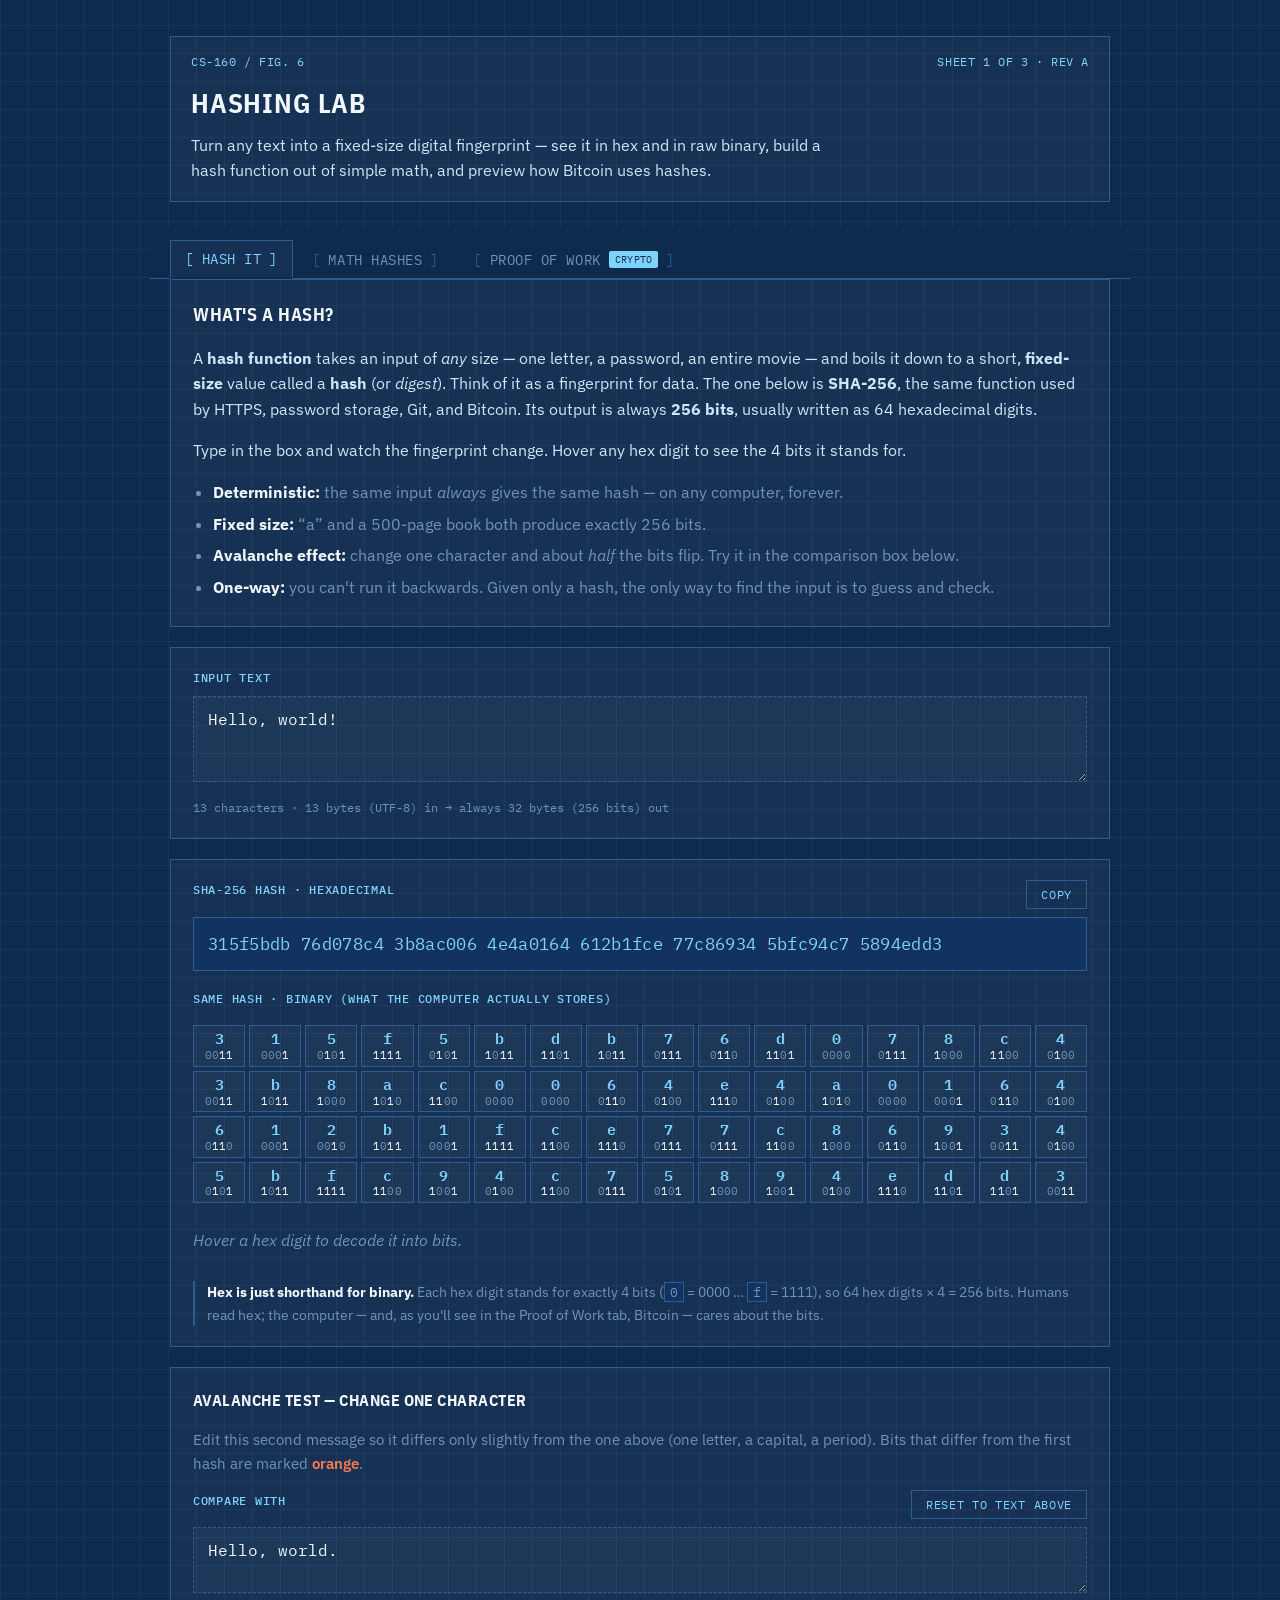
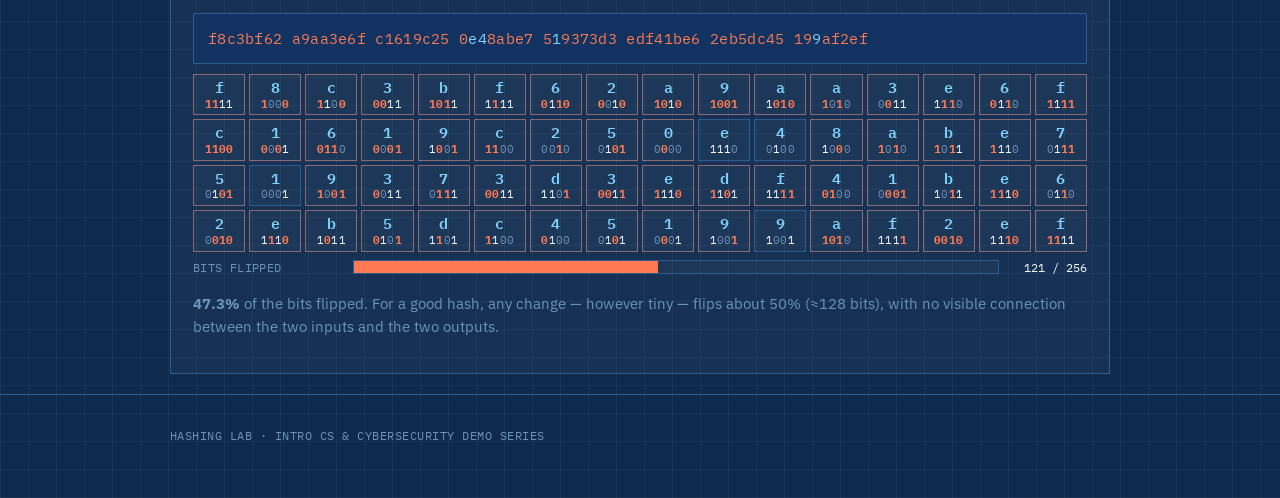
<file: hashing/index.html>
<!doctype html>
<html lang="en">
<head>
<meta charset="UTF-8">
<meta name="viewport" content="width=device-width, initial-scale=1">
<title>Hashing Lab</title>
<meta name="description" content="Type text and watch its SHA-256 hash appear in hex and binary, build simple hash functions from basic math, and preview Bitcoin-style proof of work.">
<link rel="preconnect" href="https://fonts.googleapis.com">
<link rel="preconnect" href="https://fonts.gstatic.com" crossorigin>
<link rel="stylesheet" href="https://fonts.googleapis.com/css2?family=IBM+Plex+Sans:wght@400;500;600;700&family=IBM+Plex+Sans+Condensed:wght@500;600;700&family=IBM+Plex+Mono:wght@400;500;600;700&display=swap">
<link rel="stylesheet" href="../assets/theme.css">
<link rel="stylesheet" href="style.css">
</head>
<body>

<header class="site-header">
  <div class="wrap">
    <div class="title-block">
      <div class="tb-meta">
        <span>CS-160 / Fig. 6</span>
        <span>Sheet 1 of 3 &middot; Rev A</span>
      </div>
      <h1>Hashing Lab</h1>
      <p class="subtitle">Turn any text into a fixed-size digital fingerprint &mdash; see it in hex and
        in raw binary, build a hash function out of simple math, and preview how Bitcoin
        uses hashes.</p>
    </div>
  </div>
</header>

<nav class="tabs wrap" role="tablist" aria-label="Hashing demos">
  <button class="tab-btn active" data-tab="hash" role="tab" aria-selected="true" aria-controls="tab-hash">
    Hash It
  </button>
  <button class="tab-btn" data-tab="math" role="tab" aria-selected="false" aria-controls="tab-math">
    Math Hashes
  </button>
  <button class="tab-btn" data-tab="pow" role="tab" aria-selected="false" aria-controls="tab-pow">
    Proof of Work <span class="badge">Crypto</span>
  </button>
</nav>

<main class="wrap">

  <!-- ================= HASH IT TAB ================= -->
  <section id="tab-hash" class="tab-panel" role="tabpanel" aria-labelledby="hash">

    <article class="intro card">
      <h2>What's a hash?</h2>
      <p>
        A <strong>hash function</strong> takes an input of <em>any</em> size &mdash; one letter, a
        password, an entire movie &mdash; and boils it down to a short, <strong>fixed-size</strong>
        value called a <strong>hash</strong> (or <em>digest</em>). Think of it as a fingerprint for
        data. The one below is <strong>SHA-256</strong>, the same function used by HTTPS, password
        storage, Git, and Bitcoin. Its output is always <strong>256 bits</strong>, usually written as
        64 hexadecimal digits.
      </p>
      <p>Type in the box and watch the fingerprint change. Hover any hex digit to see the 4 bits it stands for.</p>
      <ul class="takeaways">
        <li><strong>Deterministic:</strong> the same input <em>always</em> gives the same hash &mdash;
          on any computer, forever.</li>
        <li><strong>Fixed size:</strong> &ldquo;a&rdquo; and a 500-page book both produce exactly 256 bits.</li>
        <li><strong>Avalanche effect:</strong> change one character and about <em>half</em> the bits flip.
          Try it in the comparison box below.</li>
        <li><strong>One-way:</strong> you can't run it backwards. Given only a hash, the only way to
          find the input is to guess and check.</li>
      </ul>
    </article>

    <section class="card">
      <label for="hash-input" class="field-label">Input text</label>
      <textarea id="hash-input" class="text-input" rows="3" spellcheck="false"
        placeholder="Type anything...">Hello, world!</textarea>
      <div class="input-meta"><span id="hash-in-chars">0</span> characters &middot;
        <span id="hash-in-bytes">0</span> bytes (UTF-8) in &rarr; always 32 bytes (256 bits) out</div>
    </section>

    <section class="card">
      <div class="field-label-row">
        <span class="field-label">SHA-256 hash &middot; hexadecimal</span>
        <button class="copy-btn" id="copy-hash" type="button">Copy</button>
      </div>
      <div id="hash-hex" class="hex-line" aria-live="polite"></div>

      <div class="field-label-row binary-head">
        <span class="field-label">Same hash &middot; binary (what the computer actually stores)</span>
      </div>
      <div id="hash-grid" class="nib-grid" aria-label="Hash as hex digits and their bits"></div>
      <div id="hash-info" class="info-panel info-empty">
        <span class="info-hint">Hover a hex digit to decode it into bits.</span>
      </div>
      <div class="note-box">
        <strong>Hex is just shorthand for binary.</strong> Each hex digit stands for exactly 4 bits
        (<code>0</code>&nbsp;=&nbsp;0000 &hellip; <code>f</code>&nbsp;=&nbsp;1111), so 64 hex digits &times;
        4 = 256 bits. Humans read hex; the computer &mdash; and, as you'll see in the Proof of Work tab,
        Bitcoin &mdash; cares about the bits.
      </div>
    </section>

    <section class="card">
      <h3>Avalanche test &mdash; change one character</h3>
      <p class="hint-text">Edit this second message so it differs only slightly from the one above
        (one letter, a capital, a period). Bits that differ from the first hash are marked
        <span class="ink-flip">orange</span>.</p>
      <div class="field-label-row">
        <label for="hash-compare" class="field-label">Compare with</label>
        <button class="toggle-btn" id="copy-from-above" type="button">Reset to text above</button>
      </div>
      <textarea id="hash-compare" class="text-input" rows="2" spellcheck="false">Hello, world.</textarea>
      <div id="compare-hex" class="hex-line small"></div>
      <div id="compare-grid" class="nib-grid compare"></div>
      <div class="size-bars">
        <div class="size-bar-row">
          <span class="size-bar-label">Bits flipped</span>
          <div class="size-bar-track"><div class="size-bar-fill cost" id="flip-fill"></div></div>
          <span class="size-bar-value" id="flip-value">0 / 256</span>
        </div>
      </div>
      <p class="hint-text" id="flip-note"></p>
    </section>

  </section>

  <!-- ================= MATH HASHES TAB ================= -->
  <section id="tab-math" class="tab-panel" role="tabpanel" aria-labelledby="math" hidden>

    <article class="intro card">
      <h2>A hash function is just math</h2>
      <p>
        SHA-256 looks like magic, but at heart a hash function is any recipe that turns input into a
        number in a fixed range. You can build a basic one with arithmetic you already know. Every
        character already <em>is</em> a number (its character code, e.g. <code>A</code>&nbsp;=&nbsp;65), so
        we combine those numbers and then use the <strong>modulo</strong> operator
        (<code>mod</code>, the remainder after division) to force the result into a fixed range of
        <strong>m</strong> &ldquo;buckets&rdquo;: <code>0 &hellip; m&minus;1</code>.
      </p>
      <p>
        This is exactly how a <strong>hash table</strong> (a Python <code>dict</code>, a Java
        <code>HashMap</code>) decides where to store each key. Pick a recipe below and watch it work
        step by step.
      </p>
    </article>

    <section class="card">
      <div class="field-label-row">
        <span class="field-label">Recipe</span>
        <div class="seg" role="group" aria-label="Hash recipe" id="recipe-seg">
          <button class="seg-btn active" data-recipe="sum" type="button" aria-pressed="true">1 &middot; Sum</button>
          <button class="seg-btn" data-recipe="poly" type="button" aria-pressed="false">2 &middot; Polynomial</button>
          <button class="seg-btn" data-recipe="fnv" type="button" aria-pressed="false">3 &middot; Multiply&ndash;XOR</button>
        </div>
      </div>
      <div class="formula" id="recipe-formula"></div>
      <p class="hint-text" id="recipe-desc"></p>

      <div class="math-controls">
        <div class="mc-field">
          <label for="math-input" class="field-label">Input word</label>
          <input id="math-input" class="text-input one-line" type="text" spellcheck="false" value="cat" maxlength="40">
        </div>
        <div class="mc-field">
          <label for="m-slider" class="field-label">Buckets m = <strong id="m-value" class="hl-num">16</strong></label>
          <div class="slider-row">
            <input type="range" id="m-slider" min="2" max="64" value="16" aria-label="Number of buckets">
          </div>
          <div class="m-presets">
            <button class="toggle-btn" data-m="8" type="button">8</button>
            <button class="toggle-btn" data-m="13" type="button">13</button>
            <button class="toggle-btn" data-m="16" type="button">16</button>
            <button class="toggle-btn" data-m="32" type="button">32</button>
          </div>
        </div>
      </div>
    </section>

    <div class="math-layout">
      <section class="card">
        <span class="field-label">Step by step</span>
        <div class="steps-wrap"><table class="ascii-col step-table" id="step-table"></table></div>
      </section>

      <section class="card">
        <span class="field-label">Result</span>
        <div class="result-rows" id="math-result"></div>
        <div class="note-box" id="mod-note"></div>
      </section>
    </div>

    <section class="card">
      <div class="field-label-row">
        <label for="bucket-words" class="field-label">Hash table &middot; drop many words into m buckets</label>
        <div class="btn-row">
          <button class="toggle-btn" id="words-anagrams" type="button">Anagrams</button>
          <button class="toggle-btn" id="words-animals" type="button">Animals</button>
        </div>
      </div>
      <textarea id="bucket-words" class="text-input" rows="2" spellcheck="false"></textarea>
      <div class="input-meta">Separate words with spaces or commas. Buckets holding 2+ words are
        <span class="ink-flip">collisions</span>.</div>
      <div class="info-panel bucket-stats" id="bucket-stats"></div>
      <div class="buckets" id="buckets"></div>
    </section>

    <section class="card">
      <ul class="takeaways tight">
        <li><strong>Collisions are unavoidable.</strong> With infinitely many possible inputs and only
          <em>m</em> buckets, some inputs <em>must</em> share a bucket (the <em>pigeonhole principle</em>).
          SHA-256 has 2<sup>256</sup> &ldquo;buckets&rdquo; &mdash; collisions exist, but nobody has ever found one.</li>
        <li><strong>Recipe 1 ignores order:</strong> addition doesn't care about order, so every anagram
          (<em>listen</em>, <em>silent</em>, <em>enlist</em>&hellip;) collides. Recipe 2 multiplies by 31 at each
          step so position matters.</li>
        <li><strong>Prime m spreads better.</strong> Try Recipe 2 with m&nbsp;=&nbsp;13 vs. m&nbsp;=&nbsp;16 on the
          Animals list.</li>
        <li><strong>Good for hash tables, useless for security.</strong> These are fast and spread data
          out, but anyone can work backwards or manufacture collisions on purpose. A
          <em>cryptographic</em> hash like SHA-256 is designed so that's practically impossible.</li>
      </ul>
    </section>

  </section>

  <!-- ================= PROOF OF WORK TAB ================= -->
  <section id="tab-pow" class="tab-panel" role="tabpanel" aria-labelledby="pow" hidden>

    <article class="intro card">
      <h2>Why Bitcoin cares about the bits</h2>
      <p>
        A cryptocurrency like <strong>Bitcoin</strong> records transactions in <em>blocks</em>. To add a
        block, a computer must find a block whose SHA-256 hash, read in <strong>binary</strong>, starts
        with a required number of <strong>0 bits</strong>. The only adjustable part is a throwaway
        number called the <strong>nonce</strong>. Because hashes are unpredictable, there's no shortcut:
        you try nonce 0, 1, 2, 3&hellip; and hash each until you get lucky. That guessing is called
        <strong>mining</strong>, and the winning nonce is the <strong>proof of work</strong>.
      </p>
      <ul class="takeaways">
        <li><strong>Hard to find, easy to check:</strong> finding the nonce may take millions of
          guesses; anyone can verify it with a single hash.</li>
        <li><strong>Each extra 0 bit doubles the work.</strong> A random hash starts with N zero
          bits about once every 2<sup>N</sup> tries.</li>
        <li><strong>Tamper-evident:</strong> change even one character of a mined block and its hash
          changes completely &mdash; the proof of work is gone and must be redone.</li>
      </ul>
    </article>

    <section class="card">
      <span class="field-label">Block</span>
      <div class="block-form">
        <label class="bf-k" for="pow-data">Transactions</label>
        <textarea id="pow-data" class="text-input" rows="2" spellcheck="false">Alice pays Bob 5 coins
Bob pays Carol 2 coins</textarea>
        <label class="bf-k" for="pow-nonce">Nonce</label>
        <div class="nonce-row">
          <input id="pow-nonce" class="text-input one-line nonce-input" type="number" min="0" step="1" value="0">
          <button class="toggle-btn" id="nonce-down" type="button" aria-label="Previous nonce">&minus;1</button>
          <button class="toggle-btn" id="nonce-up" type="button" aria-label="Next nonce">+1</button>
        </div>
      </div>
      <div class="input-meta">What gets hashed: <code id="pow-preimage" class="preimage"></code></div>
    </section>

    <section class="card">
      <div class="field-label-row">
        <label for="diff-slider" class="field-label">Difficulty &middot; required leading zero bits:
          <strong id="diff-value" class="hl-num">8</strong></label>
        <span class="odds" id="diff-odds"></span>
      </div>
      <input type="range" id="diff-slider" min="1" max="20" value="8" aria-label="Difficulty in leading zero bits">
      <div class="target-line" id="target-line" aria-label="Target pattern"></div>

      <div class="field-label-row binary-head">
        <span class="field-label">Block hash &middot; hex</span>
        <span id="pow-status" class="pow-status"></span>
      </div>
      <div id="pow-hex" class="hex-line"></div>
      <div class="field-label-row binary-head">
        <span class="field-label">Block hash &middot; binary</span>
        <span class="odds">leading zero bits: <strong id="pow-zeros" class="hl-num">0</strong></span>
      </div>
      <div id="pow-grid" class="nib-grid"></div>

      <div class="mine-row">
        <button class="cta-like" id="mine-btn" type="button">&#9935; Mine (try nonces until it works)</button>
        <div class="info-item"><span class="k">Attempts</span><span class="v" id="mine-attempts">0</span></div>
        <div class="info-item"><span class="k">Speed</span><span class="v" id="mine-rate">&mdash;</span></div>
        <div class="info-item"><span class="k">Expected</span><span class="v" id="mine-expected">&mdash;</span></div>
      </div>
      <div class="note-box">
        <strong>Real numbers:</strong> this page hashes a few hundred thousand times per second. The
        Bitcoin network as a whole performs hundreds of <em>quintillions</em> of hashes per second, and
        its difficulty demands roughly 75&ndash;80 leading zero bits &mdash; that's why a real block hash,
        written in hex, begins with a long run of zeros like <code>00000000000000000002a7c4&hellip;</code>.
        (Bitcoin also hashes twice, SHA-256 of SHA-256, and the block contains the <em>previous</em>
        block's hash, chaining them together.)
      </div>
    </section>

  </section>

</main>

<footer class="site-footer">
  <div class="wrap">
    <p>Hashing Lab &middot; Intro CS &amp; Cybersecurity demo series</p>
  </div>
</footer>

<script src="../assets/common.js"></script>
<script src="sha256.js"></script>
<script src="hash.js"></script>
<script src="mathhash.js"></script>
<script src="pow.js"></script>
</body>
</html>
</file>
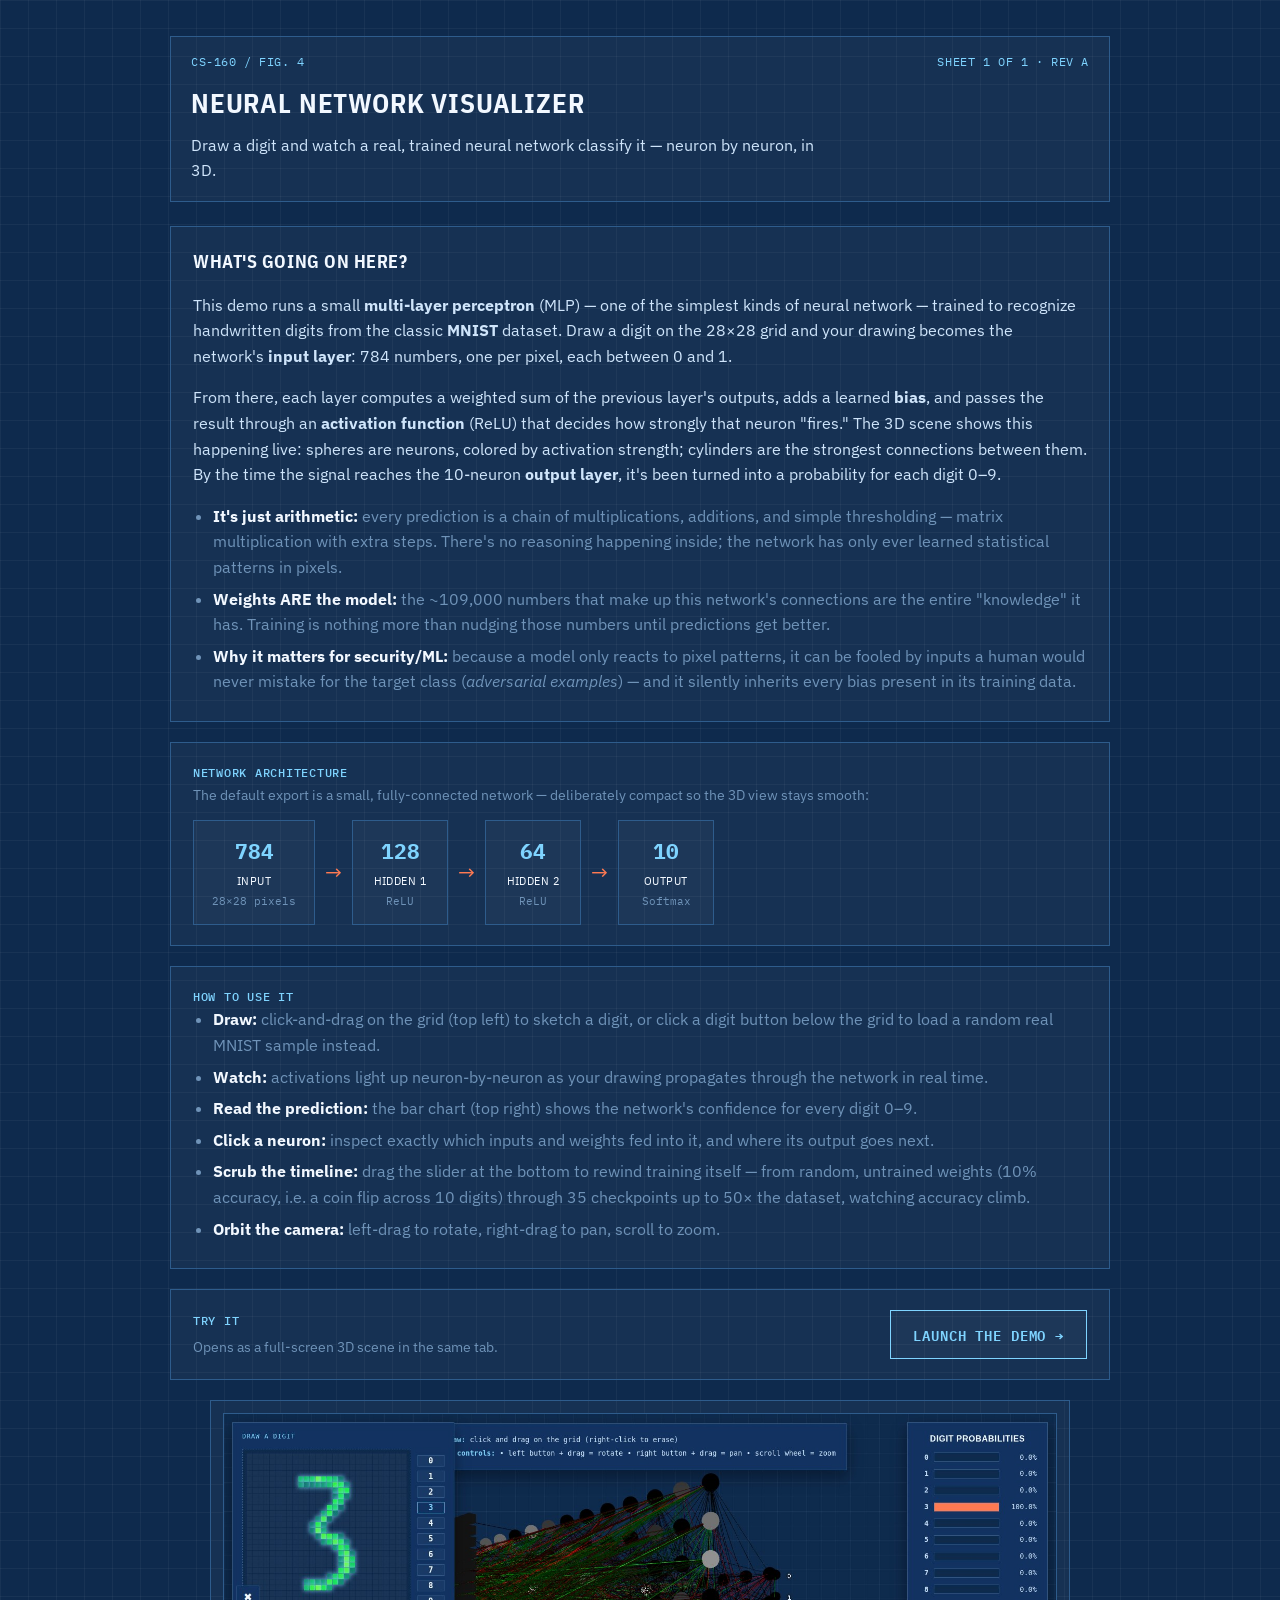
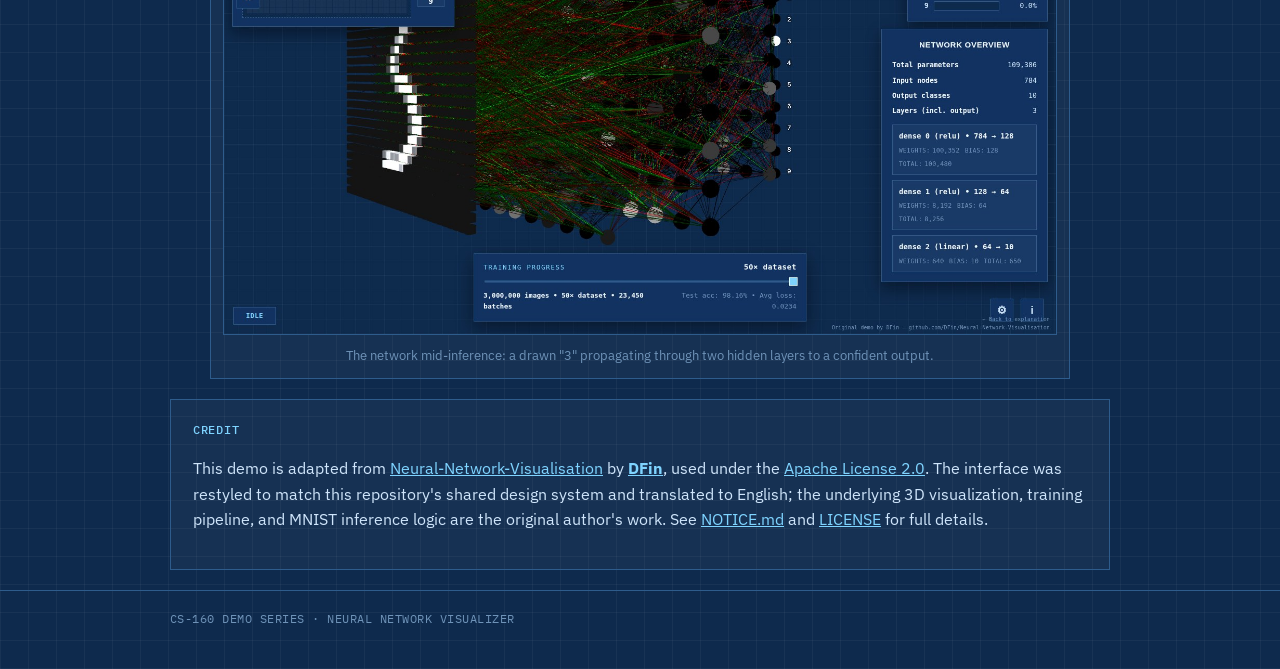
<file: neural_nets/index.html>
<!doctype html>
<html lang="en">
<head>
<meta charset="UTF-8">
<meta name="viewport" content="width=device-width, initial-scale=1">
<title>Neural Network Visualizer</title>
<meta name="description" content="Draw a digit and watch a real neural network classify it in 3D — an interactive introduction to how neurons, weights, and activations work.">
<link rel="preconnect" href="https://fonts.googleapis.com">
<link rel="preconnect" href="https://fonts.gstatic.com" crossorigin>
<link rel="stylesheet" href="https://fonts.googleapis.com/css2?family=IBM+Plex+Sans:wght@400;500;600;700&family=IBM+Plex+Sans+Condensed:wght@500;600;700&family=IBM+Plex+Mono:wght@400;500;600;700&display=swap">
<link rel="stylesheet" href="../assets/theme.css">
<link rel="stylesheet" href="style.css">
</head>
<body>

<header class="site-header">
  <div class="wrap">
    <div class="title-block">
      <div class="tb-meta">
        <span>CS-160 / Fig. 4</span>
        <span>Sheet 1 of 1 &middot; Rev A</span>
      </div>
      <h1>Neural Network Visualizer</h1>
      <p class="subtitle">Draw a digit and watch a real, trained neural network classify it &mdash; neuron by neuron, in 3D.</p>
    </div>
  </div>
</header>

<main class="wrap">

  <article class="intro card">
    <h2>What's going on here?</h2>
    <p>
      This demo runs a small <strong>multi-layer perceptron</strong> (MLP) &mdash; one of
      the simplest kinds of neural network &mdash; trained to recognize handwritten
      digits from the classic <strong>MNIST</strong> dataset. Draw a digit on the 28&times;28
      grid and your drawing becomes the network's <strong>input layer</strong>: 784 numbers,
      one per pixel, each between 0 and 1.
    </p>
    <p>
      From there, each layer computes a weighted sum of the previous layer's outputs, adds
      a learned <strong>bias</strong>, and passes the result through an <strong>activation
      function</strong> (ReLU) that decides how strongly that neuron "fires." The 3D scene
      shows this happening live: spheres are neurons, colored by activation strength;
      cylinders are the strongest connections between them. By the time the signal reaches
      the 10-neuron <strong>output layer</strong>, it's been turned into a probability for
      each digit 0&ndash;9.
    </p>
    <ul class="takeaways">
      <li><strong>It's just arithmetic:</strong> every prediction is a chain of multiplications,
        additions, and simple thresholding &mdash; matrix multiplication with extra steps. There's
        no reasoning happening inside; the network has only ever learned statistical patterns
        in pixels.</li>
      <li><strong>Weights ARE the model:</strong> the ~109,000 numbers that make up this
        network's connections are the entire "knowledge" it has. Training is nothing more than
        nudging those numbers until predictions get better.</li>
      <li><strong>Why it matters for security/ML:</strong> because a model only reacts to
        pixel patterns, it can be fooled by inputs a human would never mistake for the target
        class (<em>adversarial examples</em>) &mdash; and it silently inherits every bias
        present in its training data.</li>
    </ul>
  </article>

  <section class="card">
    <h2 class="field-label table-title">Network architecture</h2>
    <p class="table-note">The default export is a small, fully-connected network &mdash; deliberately
      compact so the 3D view stays smooth:</p>
    <div class="arch-diagram">
      <div class="arch-layer">
        <span class="arch-count">784</span>
        <span class="arch-name">Input</span>
        <span class="arch-detail">28&times;28 pixels</span>
      </div>
      <span class="arch-arrow">&rarr;</span>
      <div class="arch-layer">
        <span class="arch-count">128</span>
        <span class="arch-name">Hidden 1</span>
        <span class="arch-detail">ReLU</span>
      </div>
      <span class="arch-arrow">&rarr;</span>
      <div class="arch-layer">
        <span class="arch-count">64</span>
        <span class="arch-name">Hidden 2</span>
        <span class="arch-detail">ReLU</span>
      </div>
      <span class="arch-arrow">&rarr;</span>
      <div class="arch-layer">
        <span class="arch-count">10</span>
        <span class="arch-name">Output</span>
        <span class="arch-detail">Softmax</span>
      </div>
    </div>
  </section>

  <section class="card">
    <h2 class="field-label table-title">How to use it</h2>
    <ul class="takeaways howto-list">
      <li><strong>Draw:</strong> click-and-drag on the grid (top left) to sketch a digit, or
        click a digit button below the grid to load a random real MNIST sample instead.</li>
      <li><strong>Watch:</strong> activations light up neuron-by-neuron as your drawing
        propagates through the network in real time.</li>
      <li><strong>Read the prediction:</strong> the bar chart (top right) shows the
        network's confidence for every digit 0&ndash;9.</li>
      <li><strong>Click a neuron:</strong> inspect exactly which inputs and weights fed into
        it, and where its output goes next.</li>
      <li><strong>Scrub the timeline:</strong> drag the slider at the bottom to rewind training
        itself &mdash; from random, untrained weights (10% accuracy, i.e. a coin flip across 10
        digits) through 35 checkpoints up to 50&times; the dataset, watching accuracy climb.</li>
      <li><strong>Orbit the camera:</strong> left-drag to rotate, right-drag to pan, scroll to zoom.</li>
    </ul>
  </section>

  <section class="card launch-card">
    <div class="launch-copy">
      <h2 class="field-label table-title">Try it</h2>
      <p>Opens as a full-screen 3D scene in the same tab.</p>
    </div>
    <a class="launch-btn" href="demo.html">Launch the demo &rarr;</a>
  </section>

  <figure class="card screenshot-card">
    <img src="screenshot.jpg" alt="Screenshot of the neural network visualizer, showing a drawn digit propagating through 3D layers of neurons with a prediction chart." loading="lazy">
    <figcaption>The network mid-inference: a drawn "3" propagating through two hidden layers to a confident output.</figcaption>
  </figure>

  <section class="card credit-card">
    <h2 class="field-label table-title">Credit</h2>
    <p>
      This demo is adapted from
      <a href="https://github.com/DFin/Neural-Network-Visualisation" target="_blank" rel="noopener noreferrer">Neural-Network-Visualisation</a>
      by <strong><a href="https://github.com/DFin" target="_blank" rel="noopener noreferrer">DFin</a></strong>,
      used under the <a href="https://www.apache.org/licenses/LICENSE-2.0" target="_blank" rel="noopener noreferrer">Apache License 2.0</a>.
      The interface was restyled to match this repository's shared design system and
      translated to English; the underlying 3D visualization, training pipeline, and MNIST
      inference logic are the original author's work. See <a href="NOTICE.md">NOTICE.md</a>
      and <a href="LICENSE">LICENSE</a> for full details.
    </p>
  </section>

</main>

<footer class="site-footer">
  <div class="wrap">CS-160 Demo Series &middot; Neural Network Visualizer</div>
</footer>

</body>
</html>
</file>
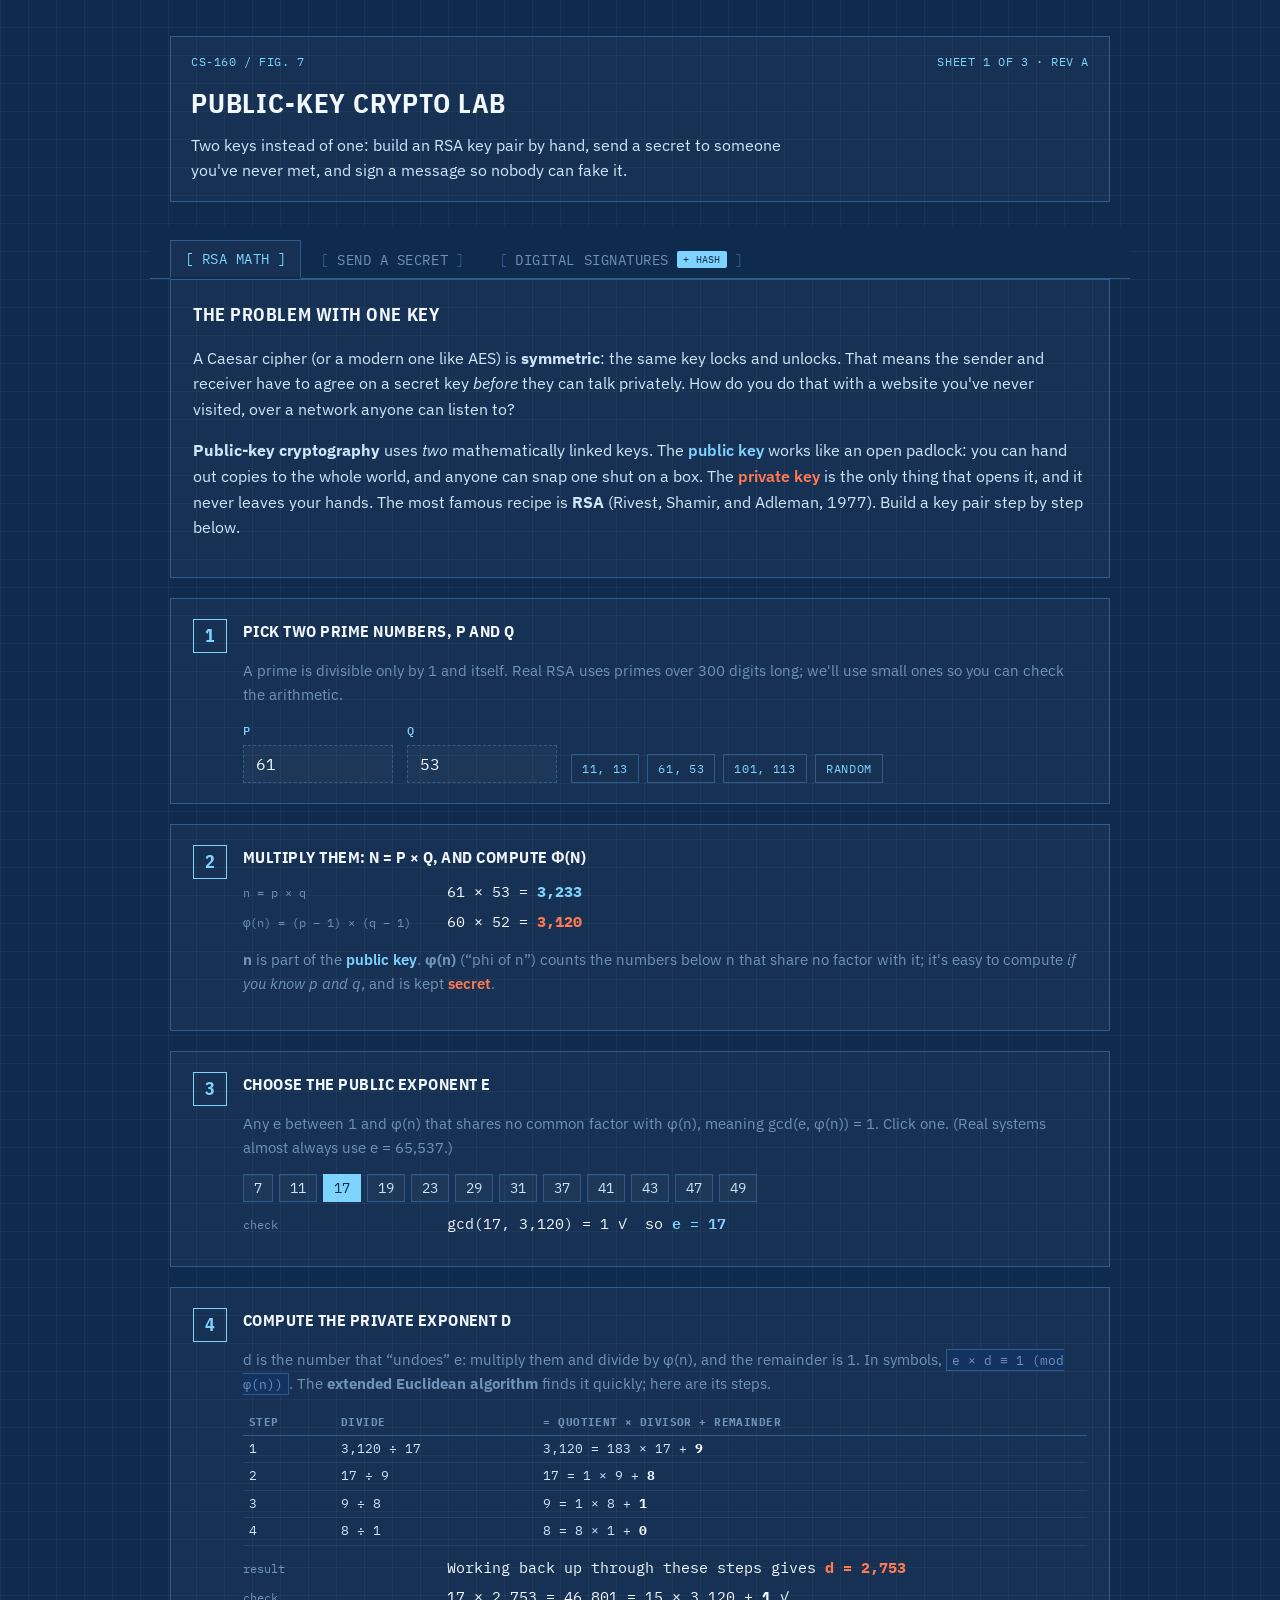
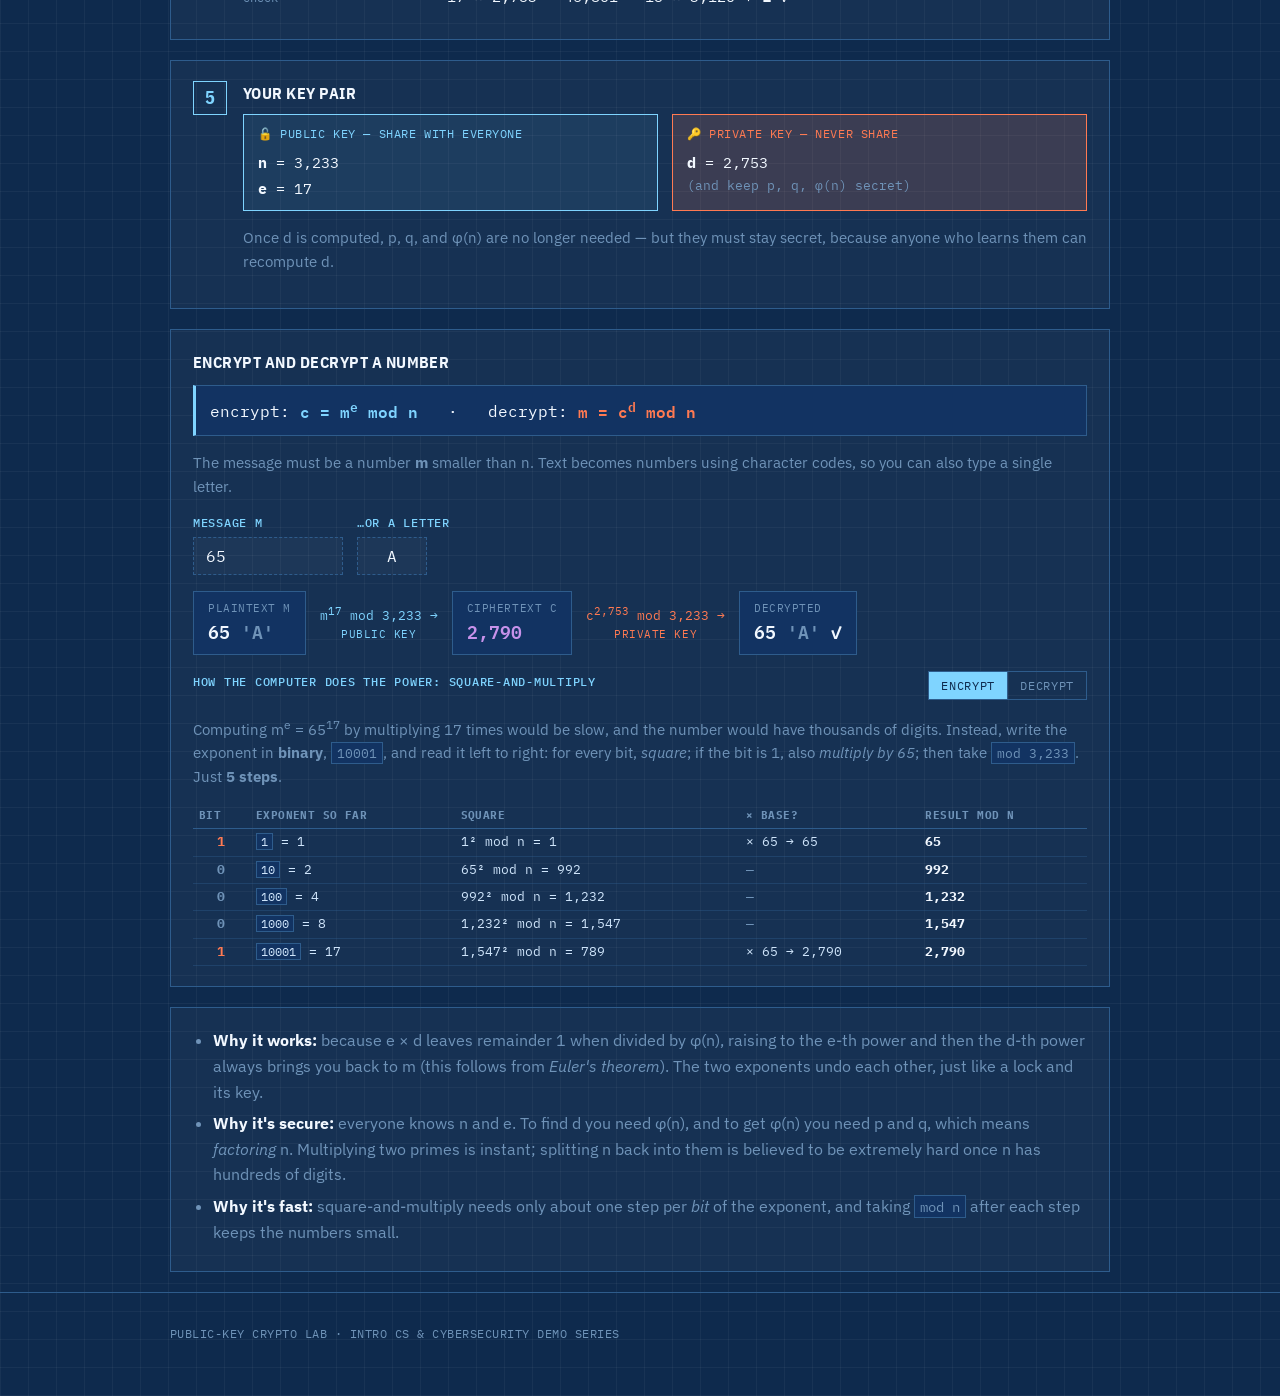
<file: public-key/index.html>
<!doctype html>
<html lang="en">
<head>
<meta charset="UTF-8">
<meta name="viewport" content="width=device-width, initial-scale=1">
<title>Public-Key Crypto Lab</title>
<meta name="description" content="Work through the math of RSA, send an encrypted message with someone's public key, and combine RSA with hashing to make and verify a digital signature.">
<link rel="preconnect" href="https://fonts.googleapis.com">
<link rel="preconnect" href="https://fonts.gstatic.com" crossorigin>
<link rel="stylesheet" href="https://fonts.googleapis.com/css2?family=IBM+Plex+Sans:wght@400;500;600;700&family=IBM+Plex+Sans+Condensed:wght@500;600;700&family=IBM+Plex+Mono:wght@400;500;600;700&display=swap">
<link rel="stylesheet" href="../assets/theme.css">
<link rel="stylesheet" href="style.css">
</head>
<body>

<header class="site-header">
  <div class="wrap">
    <div class="title-block">
      <div class="tb-meta">
        <span>CS-160 / Fig. 7</span>
        <span>Sheet 1 of 3 &middot; Rev A</span>
      </div>
      <h1>Public-Key Crypto Lab</h1>
      <p class="subtitle">Two keys instead of one: build an RSA key pair by hand, send a secret to
        someone you've never met, and sign a message so nobody can fake it.</p>
    </div>
  </div>
</header>

<nav class="tabs wrap" role="tablist" aria-label="Public-key cryptography demos">
  <button class="tab-btn active" data-tab="math" role="tab" aria-selected="true" aria-controls="tab-math">
    RSA Math
  </button>
  <button class="tab-btn" data-tab="secret" role="tab" aria-selected="false" aria-controls="tab-secret">
    Send a Secret
  </button>
  <button class="tab-btn" data-tab="sign" role="tab" aria-selected="false" aria-controls="tab-sign">
    Digital Signatures <span class="badge">+ Hash</span>
  </button>
</nav>

<main class="wrap">

  <!-- ================= RSA MATH TAB ================= -->
  <section id="tab-math" class="tab-panel" role="tabpanel" aria-labelledby="math">

    <article class="intro card">
      <h2>The problem with one key</h2>
      <p>
        A Caesar cipher (or a modern one like AES) is <strong>symmetric</strong>: the same key locks and
        unlocks. That means the sender and receiver have to agree on a secret key <em>before</em> they
        can talk privately. How do you do that with a website you've never visited, over a network anyone
        can listen to?
      </p>
      <p>
        <strong>Public-key cryptography</strong> uses <em>two</em> mathematically linked keys. The
        <span class="ink-pub">public key</span> works like an open padlock: you can hand out copies to the
        whole world, and anyone can snap one shut on a box. The <span class="ink-priv">private key</span> is
        the only thing that opens it, and it never leaves your hands. The most famous recipe is
        <strong>RSA</strong> (Rivest, Shamir, and Adleman, 1977). Build a key pair step by step below.
      </p>
    </article>

    <section class="card step-card">
      <div class="step-num">1</div>
      <div class="step-body">
        <h3>Pick two prime numbers, p and q</h3>
        <p class="hint-text">A prime is divisible only by 1 and itself. Real RSA uses primes over 300 digits
          long; we'll use small ones so you can check the arithmetic.</p>
        <div class="pq-row">
          <label class="pq-field"><span class="field-label">p</span>
            <input id="p-input" class="text-input one-line num" type="number" min="2" value="61"></label>
          <label class="pq-field"><span class="field-label">q</span>
            <input id="q-input" class="text-input one-line num" type="number" min="2" value="53"></label>
          <div class="btn-row pq-presets">
            <button class="toggle-btn" data-pq="11,13" type="button">11, 13</button>
            <button class="toggle-btn" data-pq="61,53" type="button">61, 53</button>
            <button class="toggle-btn" data-pq="101,113" type="button">101, 113</button>
            <button class="toggle-btn" id="pq-random" type="button">Random</button>
          </div>
        </div>
        <div id="pq-error" class="error-line" hidden></div>
      </div>
    </section>

    <div id="math-steps">
      <section class="card step-card">
        <div class="step-num">2</div>
        <div class="step-body">
          <h3>Multiply them: n = p &times; q, and compute &phi;(n)</h3>
          <div class="eq-list" id="n-phi"></div>
          <p class="hint-text"><strong>n</strong> is part of the <span class="ink-pub">public key</span>. <strong>&phi;(n)</strong>
            (&ldquo;phi of n&rdquo;) counts the numbers below n that share no factor with it; it's easy to
            compute <em>if you know p and q</em>, and is kept <span class="ink-priv">secret</span>.</p>
        </div>
      </section>

      <section class="card step-card">
        <div class="step-num">3</div>
        <div class="step-body">
          <h3>Choose the public exponent e</h3>
          <p class="hint-text">Any e between 1 and &phi;(n) that shares no common factor with &phi;(n), meaning
            gcd(e, &phi;(n)) = 1. Click one. (Real systems almost always use e = 65,537.)</p>
          <div class="e-chips" id="e-chips"></div>
          <div class="eq-list" id="e-check"></div>
        </div>
      </section>

      <section class="card step-card">
        <div class="step-num">4</div>
        <div class="step-body">
          <h3>Compute the private exponent d</h3>
          <p class="hint-text">d is the number that &ldquo;undoes&rdquo; e: multiply them and divide by &phi;(n),
            and the remainder is 1. In symbols, <code>e &times; d &equiv; 1 (mod &phi;(n))</code>. The
            <strong>extended Euclidean algorithm</strong> finds it quickly; here are its steps.</p>
          <div class="table-scroll"><table class="ascii-col euclid" id="euclid-table"></table></div>
          <div class="eq-list" id="d-check"></div>
        </div>
      </section>

      <section class="card step-card">
        <div class="step-num">5</div>
        <div class="step-body">
          <h3>Your key pair</h3>
          <div class="key-pair">
            <div class="key-box pub">
              <span class="kb-title">&#128275; Public key &mdash; share with everyone</span>
              <div class="kb-vals" id="pub-key-vals"></div>
            </div>
            <div class="key-box priv">
              <span class="kb-title">&#128273; Private key &mdash; never share</span>
              <div class="kb-vals" id="priv-key-vals"></div>
            </div>
          </div>
          <p class="hint-text">Once d is computed, p, q, and &phi;(n) are no longer needed &mdash; but they must
            stay secret, because anyone who learns them can recompute d.</p>
        </div>
      </section>

      <section class="card">
        <div class="field-label-row">
          <h3 class="no-margin">Encrypt and decrypt a number</h3>
        </div>
        <div class="formula">
          encrypt: <span class="ink-pub">c = m<sup>e</sup> mod n</span> &nbsp;&nbsp;&middot;&nbsp;&nbsp;
          decrypt: <span class="ink-priv">m = c<sup>d</sup> mod n</span>
        </div>
        <p class="hint-text">The message must be a number <strong>m</strong> smaller than n. Text becomes numbers using
          character codes, so you can also type a single letter.</p>
        <div class="m-row">
          <label class="pq-field"><span class="field-label">Message m</span>
            <input id="m-input" class="text-input one-line num" type="number" min="0" value="65"></label>
          <label class="pq-field"><span class="field-label">&hellip;or a letter</span>
            <input id="m-char" class="text-input one-line char" type="text" maxlength="2" value="A"></label>
        </div>
        <div id="m-error" class="error-line" hidden></div>

        <div class="roundtrip" id="roundtrip"></div>

        <div class="field-label-row trace-head">
          <span class="field-label">How the computer does the power: square-and-multiply</span>
          <div class="seg" role="group" aria-label="Show steps for" id="trace-seg">
            <button class="seg-btn active" data-trace="enc" type="button" aria-pressed="true">Encrypt</button>
            <button class="seg-btn" data-trace="dec" type="button" aria-pressed="false">Decrypt</button>
          </div>
        </div>
        <p class="hint-text" id="trace-intro"></p>
        <div class="table-scroll"><table class="ascii-col trace" id="trace-table"></table></div>
      </section>
    </div>

    <section class="card">
      <ul class="takeaways tight">
        <li><strong>Why it works:</strong> because e &times; d leaves remainder 1 when divided by &phi;(n),
          raising to the e-th power and then the d-th power always brings you back to m (this follows from
          <em>Euler's theorem</em>). The two exponents undo each other, just like a lock and its key.</li>
        <li><strong>Why it's secure:</strong> everyone knows n and e. To find d you need &phi;(n), and to get
          &phi;(n) you need p and q, which means <em>factoring</em> n. Multiplying two primes is instant;
          splitting n back into them is believed to be extremely hard once n has hundreds of digits.</li>
        <li><strong>Why it's fast:</strong> square-and-multiply needs only about one step per <em>bit</em> of
          the exponent, and taking <code>mod n</code> after each step keeps the numbers small.</li>
      </ul>
    </section>

  </section>

  <!-- ================= SEND A SECRET TAB ================= -->
  <section id="tab-secret" class="tab-panel" role="tabpanel" aria-labelledby="secret" hidden>

    <article class="intro card">
      <h2>Sending a secret to someone you've never met</h2>
      <p>
        <strong>Alice</strong> wants to send <strong>Bob</strong> a private message. They have never met
        and share no secret. Worse, <strong>Eve</strong> the eavesdropper can read <em>everything</em>
        that crosses the network. Public-key crypto solves it in four steps:
      </p>
      <ol class="steps-overview">
        <li><strong>Bob</strong> generates a key pair and keeps the <span class="ink-priv">private key</span> to himself.</li>
        <li>Bob <strong>publishes</strong> his <span class="ink-pub">public key</span> &mdash; Eve can see it too, and that's fine.</li>
        <li><strong>Alice</strong> encrypts her message with <em>Bob's</em> <span class="ink-pub">public key</span> and sends it.</li>
        <li>Only Bob's <span class="ink-priv">private key</span> can decrypt it. Not even Alice can undo it.</li>
      </ol>
    </article>

    <section class="card">
      <div class="field-label-row">
        <span class="field-label">&#9312; Bob's key pair</span>
        <div class="btn-row">
          <div class="seg" role="group" aria-label="Prime size" id="secret-size">
            <button class="seg-btn" data-bits="8" type="button" aria-pressed="false">8-bit primes</button>
            <button class="seg-btn active" data-bits="16" type="button" aria-pressed="true">16-bit</button>
            <button class="seg-btn" data-bits="26" type="button" aria-pressed="false">26-bit</button>
          </div>
          <button class="toggle-btn" id="bob-new-keys" type="button">New keys</button>
        </div>
      </div>
      <div class="key-pair">
        <div class="key-box pub">
          <span class="kb-title">&#9313; Bob's public key &mdash; published for anyone</span>
          <div class="kb-vals" id="bob-pub"></div>
        </div>
        <div class="key-box priv">
          <span class="kb-title">&#128273; Bob's private key &mdash; stays on Bob's computer</span>
          <div class="kb-vals" id="bob-priv"></div>
        </div>
      </div>
    </section>

    <div class="flow">
      <section class="card flow-col alice">
        <div class="who"><span class="avatar">A</span> Alice &middot; sender</div>
        <label for="secret-input" class="field-label">&#9314; Her message</label>
        <textarea id="secret-input" class="text-input" rows="3" spellcheck="false">Meet me at noon</textarea>
        <p class="hint-text small">Each byte (character code) m is encrypted with Bob's
          <span class="ink-pub">public key</span>: <code>c = m<sup>e</sup> mod n</code>.</p>
        <div class="byte-view" id="alice-bytes"></div>
      </section>

      <div class="flow-arrow" aria-hidden="true">&rarr;</div>

      <section class="card flow-col wire">
        <div class="who"><span class="avatar eve">E</span> The network &middot; Eve sees this</div>
        <span class="field-label">Ciphertext</span>
        <div class="cipher-chips" id="cipher-chips"></div>
        <div class="eve-tools">
          <button class="toggle-btn" id="eve-public" type="button">Eve: decrypt with the public key?</button>
          <button class="toggle-btn" id="eve-factor" type="button">Eve: factor n</button>
        </div>
        <div class="eve-out" id="eve-out" aria-live="polite"></div>
      </section>

      <div class="flow-arrow" aria-hidden="true">&rarr;</div>

      <section class="card flow-col bob">
        <div class="who"><span class="avatar bob">B</span> Bob &middot; receiver</div>
        <span class="field-label">&#9315; Decrypted with his private key</span>
        <p class="hint-text small"><code>m = c<sup>d</sup> mod n</code></p>
        <div class="byte-view" id="bob-bytes"></div>
        <div class="bob-text" id="bob-text"></div>
      </section>
    </div>

    <section class="card">
      <ul class="takeaways tight">
        <li><strong>Encrypt with the receiver's public key.</strong> Alice needed nothing secret from Bob, and
          Eve learned nothing useful from seeing the public key.</li>
        <li><strong>Hover a byte</strong> and look closely: identical letters encrypt to identical numbers.
          That's the same weakness the Caesar cipher had, so this <em>textbook</em> RSA could be broken
          with frequency analysis. Real RSA adds random <strong>padding</strong> (OAEP) so the same message
          encrypts differently every time.</li>
        <li><strong>In practice</strong> RSA is slow, so it's only used to send a short random
          <em>symmetric</em> key (for AES); the rest of the conversation uses that key. HTTPS works this way.</li>
        <li><strong>Key size is everything.</strong> Have Eve factor n at each size. A real 2048-bit n has 617
          decimal digits; the best known methods would need far longer than the age of the universe on today's
          computers.</li>
      </ul>
    </section>

  </section>

  <!-- ================= DIGITAL SIGNATURES TAB ================= -->
  <section id="tab-sign" class="tab-panel" role="tabpanel" aria-labelledby="sign" hidden>

    <article class="intro card">
      <h2>Proving who wrote it: hash + private key</h2>
      <p>
        Encryption keeps a message <em>secret</em>. But how does Bob know a message really came from Alice,
        and that nobody changed it along the way? Run RSA <strong>backwards</strong>: Alice does something only
        her <span class="ink-priv">private key</span> can do, and anyone can check it with her
        <span class="ink-pub">public key</span>.
      </p>
      <p>
        Alice doesn't sign the whole message. RSA can only handle a number smaller than n, and is slow. She
        signs its <strong>hash</strong> instead (the fixed-size fingerprint from the Hashing Lab). Since
        changing even one character changes the hash completely, signing the hash is as good as signing the
        message.
      </p>
    </article>

    <section class="card">
      <div class="field-label-row">
        <span class="field-label">Alice's key pair</span>
        <button class="toggle-btn" id="alice-new-keys" type="button">New keys</button>
      </div>
      <div class="key-pair">
        <div class="key-box pub">
          <span class="kb-title">&#128275; Alice's public key &mdash; Bob (and everyone) has it</span>
          <div class="kb-vals" id="alice-pub"></div>
        </div>
        <div class="key-box priv">
          <span class="kb-title">&#128273; Alice's private key &mdash; only Alice has it</span>
          <div class="kb-vals" id="alice-priv"></div>
        </div>
      </div>
    </section>

    <section class="card pipe">
      <div class="who"><span class="avatar">A</span> Alice signs</div>

      <div class="pipe-step">
        <span class="pipe-n">1</span>
        <div class="pipe-body">
          <label for="sign-input" class="field-label">Write the message</label>
          <textarea id="sign-input" class="text-input" rows="2" spellcheck="false">I, Alice, owe Bob $10.</textarea>
        </div>
      </div>

      <div class="pipe-step">
        <span class="pipe-n">2</span>
        <div class="pipe-body">
          <span class="field-label">Hash it with SHA-256</span>
          <div class="hash-hex" id="sign-hash-hex"></div>
          <p class="hint-text small" id="trunc-note"></p>
          <div class="bits-strip" id="sign-hash-bits"></div>
          <div class="eq-list" id="sign-h"></div>
        </div>
      </div>

      <div class="pipe-step">
        <span class="pipe-n">3</span>
        <div class="pipe-body">
          <span class="field-label">Sign the hash with her <span class="ink-priv">private key</span></span>
          <div class="eq-list" id="sign-s"></div>
        </div>
      </div>
    </section>

    <section class="card pipe transit">
      <div class="field-label-row">
        <div class="who"><span class="avatar eve">M</span> In transit &middot; Mallory can change things</div>
        <div class="btn-row">
          <button class="toggle-btn" id="tamper-msg" type="button">Change the amount</button>
          <button class="toggle-btn" id="tamper-sig" type="button">Forge a signature</button>
          <button class="toggle-btn" id="resend" type="button">Resend original</button>
        </div>
      </div>
      <p class="hint-text small">Alice sends the message <em>and</em> the signature. You can edit either one
        here, as an attacker would.</p>
      <div class="transit-grid">
        <label class="field-label" for="rx-msg">Message</label>
        <textarea id="rx-msg" class="text-input" rows="2" spellcheck="false"></textarea>
        <label class="field-label" for="rx-sig">Signature s</label>
        <input id="rx-sig" class="text-input one-line" type="text" spellcheck="false">
      </div>
      <div id="tamper-flag" class="tamper-flag" hidden></div>
    </section>

    <section class="card pipe">
      <div class="who"><span class="avatar bob">B</span> Bob verifies</div>
      <div class="verify-grid">
        <div class="vg-col">
          <span class="field-label">A &middot; Hash the message he received</span>
          <div class="hash-hex small" id="rx-hash-hex"></div>
          <div class="eq-list" id="rx-h"></div>
        </div>
        <div class="vg-col">
          <span class="field-label">B &middot; Unlock the signature with Alice's <span class="ink-pub">public key</span></span>
          <div class="eq-list" id="rx-v"></div>
        </div>
      </div>
      <div class="verdict" id="verdict" aria-live="polite"></div>
    </section>

    <section class="card">
      <h3>Encryption vs. signatures &mdash; same math, opposite keys</h3>
      <div class="table-scroll">
        <table class="ascii-col compare-table">
          <thead><tr><th></th><th>Sending a secret</th><th>Digital signature</th></tr></thead>
          <tbody>
            <tr><td>Goal</td><td>Only the receiver can <strong>read</strong> it (confidentiality)</td>
              <td>Prove <strong>who</strong> wrote it and that it <strong>wasn't changed</strong> (authenticity &amp; integrity)</td></tr>
            <tr><td>Sender uses</td><td>the <em>receiver's</em> <span class="ink-pub">public key</span></td>
              <td>the <em>sender's own</em> <span class="ink-priv">private key</span></td></tr>
            <tr><td>Receiver uses</td><td>their own <span class="ink-priv">private key</span></td>
              <td>the <em>sender's</em> <span class="ink-pub">public key</span></td></tr>
            <tr><td>Who can do the last step?</td><td>Only the receiver</td><td>Anyone at all</td></tr>
            <tr><td>Is the message hidden?</td><td>Yes</td><td>No &mdash; signed messages can be public</td></tr>
          </tbody>
        </table>
      </div>
      <ul class="takeaways">
        <li><strong>Non-repudiation:</strong> only Alice's private key could have made a valid signature, so
          she can't later claim she didn't sign the IOU.</li>
        <li><strong>Hash + signature are a team:</strong> the hash catches <em>any</em> change to the message;
          the private key ties that hash to Alice.</li>
        <li><strong>This is how cryptocurrency works.</strong> A Bitcoin &ldquo;wallet&rdquo; is really a private
          key. Every transaction (&ldquo;send 0.1 BTC to &hellip;&rdquo;) is hashed and signed with it, and every
          node on the network verifies the signature with the matching public key before accepting it.
          (Bitcoin uses elliptic-curve signatures rather than RSA, but the idea is the same.)</li>
        <li><strong>Toy shortcuts:</strong> our n is tiny, so we sign only the first bits of the hash. Real
          systems use 2048-bit RSA with padding (RSA-PSS) or elliptic curves and sign the full hash.</li>
      </ul>
    </section>

  </section>

</main>

<footer class="site-footer">
  <div class="wrap">
    <p>Public-Key Crypto Lab &middot; Intro CS &amp; Cybersecurity demo series</p>
  </div>
</footer>

<script src="../assets/common.js"></script>
<script src="../hashing/sha256.js"></script>
<script src="rsa.js"></script>
<script src="rsamath.js"></script>
<script src="secret.js"></script>
<script src="signature.js"></script>
</body>
</html>
</file>
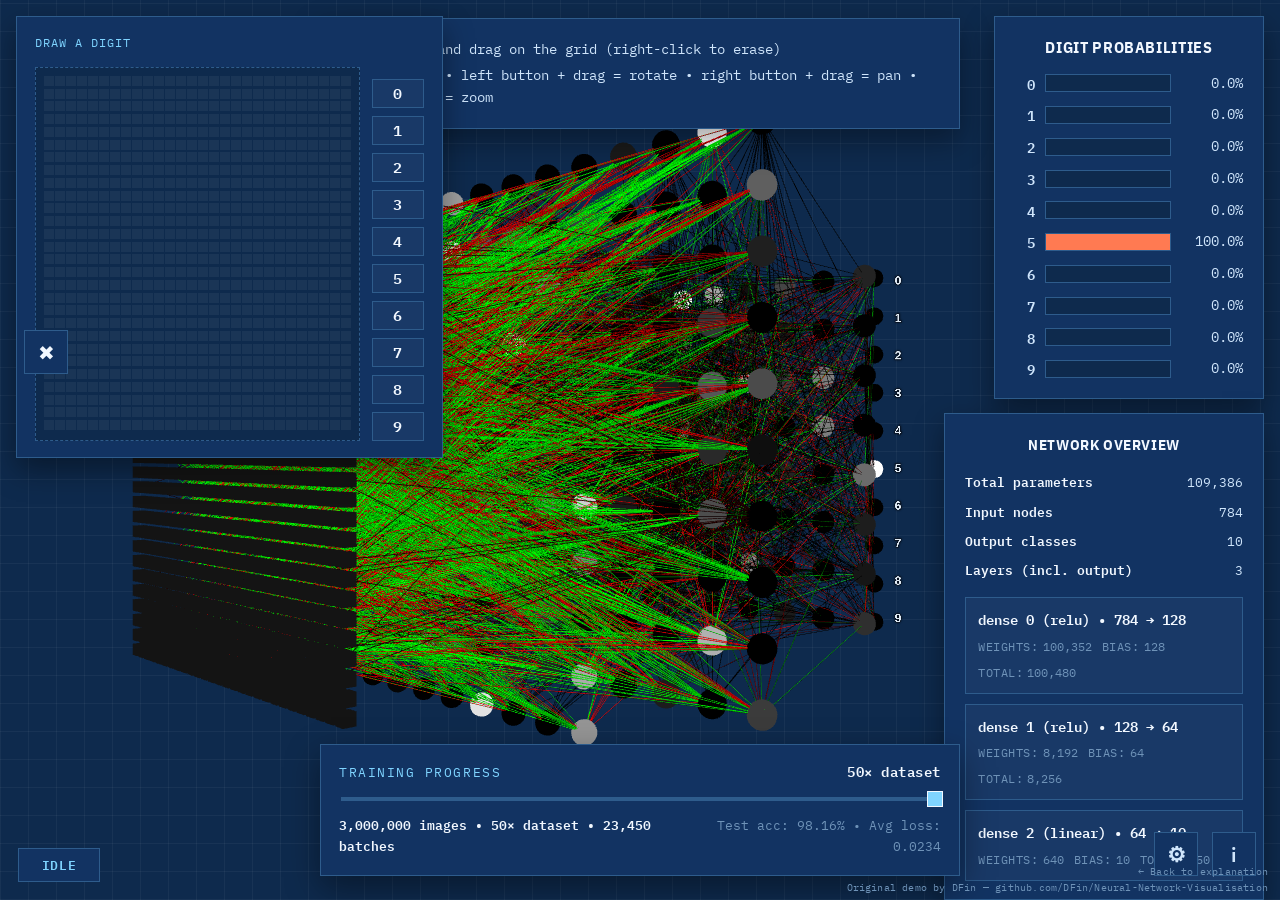
<file: neural_nets/demo.html>
<!doctype html>
<html lang="en">
<head>
<meta charset="UTF-8">
<meta name="viewport" content="width=device-width, initial-scale=1.0">
<title>Neural Network Visualizer — Inference Demo</title>
<meta name="description" content="Draw a digit and watch a real MLP's activations propagate through its layers in 3D, with live prediction probabilities.">
<link rel="preconnect" href="https://fonts.googleapis.com">
<link rel="preconnect" href="https://fonts.gstatic.com" crossorigin>
<link rel="stylesheet" href="https://fonts.googleapis.com/css2?family=IBM+Plex+Sans:wght@400;500;600;700&family=IBM+Plex+Sans+Condensed:wght@500;600;700&family=IBM+Plex+Mono:wght@400;500;600;700&display=swap">
<link rel="stylesheet" href="../assets/theme.css">
<link rel="stylesheet" href="demo.css">
<script type="module" crossorigin src="./demo.js"></script>
</head>
<body>

    <!-- 2D Grid Overlay -->
    <div id="overlay2d" class="overlay-2d">
      <div class="container">
        <div id="gridContainer" class="grid-container"></div>
      </div>
    </div>

    <!-- Reset Button -->
    <div id="resetButtonContainer" class="reset-button-container">
        <button id="resetBtn" aria-label="Clear drawing">✖</button>
    </div>

    <!-- Prediction Chart Overlay -->
    <div id="predictionOverlay" class="prediction-overlay">
        <div class="prediction-container">
            <div id="predictionChart"></div>
        </div>
        <div id="networkInfoPanel" class="network-info-panel"></div>
    </div>

    <!-- Instructions Overlay -->
    <div id="instructionsOverlay" class="instructions-overlay">
        <div class="instructions-container">
            <div class="instructions-content">
                <p><strong>Draw:</strong> click and drag on the grid (right-click to erase)</p>
                <p><strong>3D controls:</strong> • left button + drag = rotate • right button + drag = pan • scroll wheel = zoom</p>
            </div>
        </div>
    </div>

    <!-- Mobile Instructions Overlay -->
    <div id="mobileInstructionsOverlay" class="mobile-instructions-overlay">
        <div class="mobile-instructions-content">
            <div class="mobile-instructions-title">Touch controls</div>
            <ul class="mobile-gesture-list">
                <li><strong>Draw:</strong> tap and drag on the grid</li>
                <li><strong>Rotate:</strong> drag with one finger</li>
                <li><strong>Pan:</strong> move with two fingers</li>
                <li><strong>Zoom:</strong> pinch or spread</li>
            </ul>
        </div>
    </div>

    <!-- Floating Controls -->
    <div class="floating-controls">
        <button
            id="advancedSettingsButton"
            class="floating-button advanced-settings-button"
            aria-haspopup="dialog"
            aria-controls="advancedSettingsModal"
            type="button"
        >
            <span>⚙</span>
        </button>
        <button
            id="infoButton"
            class="floating-button info-button"
            aria-haspopup="dialog"
            aria-controls="infoModal"
            type="button"
        >
            <span>i</span>
        </button>
    </div>

    <!-- MNIST Sample Images - Bottom Edge -->
    <div id="mnistImagesContainer" class="mnist-images-container"></div>

    <!-- Neuron Detail Panel -->
    <div id="neuronDetailPanel" class="neuron-detail-panel" aria-live="polite"></div>

    <!-- Training Timeline Slider -->
    <div id="timelineOverlay" class="timeline-overlay hidden">
        <div class="timeline-container">
            <div class="timeline-header">
                <span class="timeline-title">Training progress</span>
                <span id="timelineSummary" class="timeline-summary"></span>
            </div>
            <input
                id="timelineSlider"
                class="timeline-slider"
                type="range"
                min="0"
                value="0"
                step="1"
                disabled
                aria-label="Training progress"
            >
            <div class="timeline-meta">
                <span id="timelineLabel" class="timeline-label"></span>
                <span id="timelineMetrics" class="timeline-metrics timeline-metrics--empty"></span>
            </div>
        </div>
    </div>

    <a href="index.html" class="github-link back-link">
      ← Back to explanation
    </a>

    <a
      href="https://github.com/DFin/Neural-Network-Visualisation"
      class="github-link"
      target="_blank"
      rel="noopener noreferrer"
    >
      Original demo by DFin — github.com/DFin/Neural-Network-Visualisation
    </a>

    <!-- Info Modal -->
    <div id="infoModal" class="info-modal">
        <div class="info-modal-content">
            <div class="info-modal-header">
                <h3>MNIST Digit Classification — Inference Visualizer</h3>
                <button id="closeInfoModal" class="close-modal-btn" type="button">×</button>
            </div>
            <div class="info-modal-body">
                <p><strong>An interactive visualization of a neural network</strong></p>
                <p>This app shows a compact multi-layer perceptron (MLP) trained on MNIST. Draw a digit and watch the activations propagate in real time through every fully-connected layer.</p>

                <h4>How it works:</h4>
                <ul>
                    <li><strong>Draw:</strong> click and drag on the 2D grid (top left) to sketch a digit</li>
                    <li><strong>Watch:</strong> follow your sketch as it flows through the network's layers in 3D space</li>
                    <li><strong>Predict:</strong> check the probability for each digit (0–9) in the chart (top right)</li>
                </ul>

                <h4>Network architecture (default export):</h4>
                <ul>
                    <li><strong>Input layer:</strong> 28×28 pixel grid (your drawing)</li>
                    <li><strong>Dense layer 1:</strong> 784 → 128 neurons with ReLU</li>
                    <li><strong>Dense layer 2:</strong> 128 → 64 neurons with ReLU</li>
                    <li><strong>Output layer:</strong> 64 → 10 logits → softmax probabilities</li>
                </ul>

                <h4>3D controls:</h4>
                <ul>
                    <li><strong>Rotate:</strong> hold the left mouse button and drag</li>
                    <li><strong>Pan:</strong> hold the right mouse button and drag</li>
                    <li><strong>Zoom:</strong> use the scroll wheel</li>
                </ul>

                <h4>Color coding:</h4>
                <ul>
                    <li><strong>Nodes:</strong> color shows activation strength (dark blue for low/negative values, warm coral for strong positive activations)</li>
                    <li><strong>Connections:</strong> warm colors mark strong positive contributions, cool tones negative influence, and dim lines near-zero weight.</li>
                </ul>

                <h4>Training timeline:</h4>
                <ul>
                    <li>The slider at the bottom scrubs through 35 checkpoints of a real training run, from random initial weights to 50× the dataset size, so you can watch the network learn.</li>
                </ul>

                <h4>Real-time features:</h4>
                <ul>
                    <li><strong>Layer activations:</strong> instanced spheres show each neuron's activation, color-coded by strength.</li>
                    <li><strong>Key connections:</strong> each target neuron highlights its strongest incoming weights for readability.</li>
                    <li><strong>Live probabilities:</strong> the bar chart updates logits → softmax values in real time.</li>
                </ul>

                <p>The network is deliberately small so the 3D view stays smooth and responsive.</p>

                <h4>Credit</h4>
                <p>
                  This demo is adapted from
                  <a href="https://github.com/DFin/Neural-Network-Visualisation" target="_blank" rel="noopener noreferrer">Neural-Network-Visualisation</a>
                  by <a href="https://github.com/DFin" target="_blank" rel="noopener noreferrer">DFin</a>, used under the
                  <a href="https://www.apache.org/licenses/LICENSE-2.0" target="_blank" rel="noopener noreferrer">Apache License 2.0</a>.
                  See <a href="NOTICE.md">NOTICE.md</a> for details.
                </p>
            </div>
        </div>
    </div>

    <!-- Advanced Settings Modal -->
    <div id="advancedSettingsModal" class="advanced-modal" role="dialog" aria-modal="true" aria-labelledby="advancedSettingsTitle">
        <div class="advanced-modal-content">
            <div class="advanced-modal-header">
                <h3 id="advancedSettingsTitle">Advanced settings</h3>
                <button id="closeAdvancedSettings" class="close-modal-btn" type="button">×</button>
            </div>
            <div class="advanced-modal-body">
                <div class="advanced-control">
                    <label for="connectionLimitSlider" class="advanced-label">
                        Max connections per neuron
                    </label>
                    <div class="advanced-slider">
                        <input
                            id="connectionLimitSlider"
                            type="range"
                            min="1"
                            max="64"
                            step="1"
                            value="24"
                        >
                        <span id="connectionLimitValue" class="advanced-value">24</span>
                    </div>
                    <p class="advanced-hint">
                        Controls how many of the strongest incoming weights per target neuron are drawn at once; high values can slow down rendering.
                    </p>
                </div>
                <div class="advanced-control">
                    <label for="connectionThresholdSlider" class="advanced-label">
                        Hide weak connections
                    </label>
                    <div class="advanced-slider">
                        <input
                            id="connectionThresholdSlider"
                            type="range"
                            min="0"
                            max="0.5"
                            step="0.0005"
                            value="0"
                        >
                        <span id="connectionThresholdValue" class="advanced-value">0.0000</span>
                    </div>
                    <p class="advanced-hint">
                        Hides connections with a low absolute weight; 0 shows every connection.
                    </p>
                </div>
                <div class="advanced-control">
                    <label for="connectionThicknessSlider" class="advanced-label">
                        Connection thickness
                    </label>
                    <div class="advanced-slider">
                        <input
                            id="connectionThicknessSlider"
                            type="range"
                            min="0.001"
                            max="0.03"
                            step="0.001"
                        >
                        <span id="connectionThicknessValue" class="advanced-value"></span>
                    </div>
                    <p class="advanced-hint">
                        Adjusts the radius of the connection cylinders; higher values make every line visibly thicker.
                    </p>
                </div>
                <div class="advanced-control">
                    <label for="brushThicknessSlider" class="advanced-label">
                        Brush thickness
                    </label>
                    <div class="advanced-slider">
                        <input
                            id="brushThicknessSlider"
                            type="range"
                            min="0.4"
                            max="4"
                            step="0.1"
                            value="1.4"
                        >
                        <span id="brushThicknessValue" class="advanced-value">1.4</span>
                    </div>
                    <p class="advanced-hint">
                        Smaller values give finer lines; larger values fill the grid faster.
                    </p>
                </div>
                <div class="advanced-control">
                    <label for="brushStrengthSlider" class="advanced-label">
                        Brush strength
                    </label>
                    <div class="advanced-slider">
                        <input
                            id="brushStrengthSlider"
                            type="range"
                            min="0.3"
                            max="1"
                            step="0.05"
                            value="0.95"
                        >
                        <span id="brushStrengthValue" class="advanced-value">95%</span>
                    </div>
                    <p class="advanced-hint">
                        Determines how strongly a brush stroke raises pixel brightness.
                    </p>
                </div>
            </div>
        </div>
    </div>

    <script src="vendor/three/three.min.js"></script>
    <script src="vendor/three/OrbitControls.js"></script>

</body>
</html>
</file>
<file: assets/theme.css>
/* ============================================================
   CS-160 Demo Series — "Blueprint" shared design system
   ------------------------------------------------------------
   Link this file from any demo page, then add a small
   page-specific stylesheet after it for layout unique to that
   page. Component classes here (cards, tabs, chips, tables,
   buttons) are meant to be reused as-is across demos so the
   whole series reads as one visual system.
   ============================================================ */

:root {
  /* -- palette -------------------------------------------------
     Fixed dark "blueprint paper" theme by design, independent of
     the viewer's OS light/dark setting — like real blueprints,
     it doesn't have a light mode. */
  --bp-bg: #0e2a4d;
  --bp-bg-grid: rgba(255, 255, 255, 0.045);
  --bp-panel: #123362;
  --bp-panel-soft: rgba(255, 255, 255, 0.03);
  --bp-border: #2e5c8c;
  --bp-border-soft: rgba(127, 212, 255, 0.35);
  --bp-text: #cfe5fb;
  --bp-text-strong: #f2f8ff;
  --bp-muted: #6f93b8;

  --bp-accent: #7fd4ff;      /* cyan ink — structure, links, focus */
  --bp-highlight: #ff7a52;   /* redline — annotations, hover, active state */
  --bp-highlight-soft: rgba(255, 122, 82, 0.16);
  --bp-control: #ffb454;     /* amber — control characters */
  --bp-extended: #c792ea;    /* violet — extended-ASCII (128–255) */
  --bp-outside: #ff5d78;     /* red — outside ASCII range entirely */

  --font-display: "IBM Plex Sans Condensed", "Arial Narrow", sans-serif;
  --font-body: "IBM Plex Sans", -apple-system, BlinkMacSystemFont, sans-serif;
  --font-mono: "IBM Plex Mono", "SFMono-Regular", Consolas, monospace;
}

* { box-sizing: border-box; }

html { color-scheme: dark; }

body {
  margin: 0;
  background:
    repeating-linear-gradient(0deg, var(--bp-bg-grid) 0 1px, transparent 1px 28px),
    repeating-linear-gradient(90deg, var(--bp-bg-grid) 0 1px, transparent 1px 28px),
    var(--bp-bg);
  color: var(--bp-text);
  font-family: var(--font-body);
  line-height: 1.6;
}

.wrap { max-width: 980px; margin: 0 auto; padding: 0 20px; }

a { color: var(--bp-accent); }

:focus-visible {
  outline: 2px solid var(--bp-accent);
  outline-offset: 2px;
}

/* ---------- Title block (page header) ---------- */
.site-header { padding: 36px 0 24px; }
.title-block {
  border: 1px solid var(--bp-border);
  background: var(--bp-panel-soft);
  padding: 16px 20px 18px;
}
.title-block .tb-meta {
  display: flex;
  justify-content: space-between;
  font-family: var(--font-mono);
  font-size: 0.72rem;
  letter-spacing: 0.05em;
  color: var(--bp-accent);
  text-transform: uppercase;
  margin-bottom: 10px;
  flex-wrap: wrap;
  gap: 8px;
}
.title-block h1 {
  margin: 0 0 8px;
  font-family: var(--font-display);
  font-weight: 700;
  text-transform: uppercase;
  letter-spacing: 0.03em;
  font-size: 1.7rem;
  color: var(--bp-text-strong);
}
.title-block .subtitle {
  margin: 0;
  color: var(--bp-text);
  font-size: 0.98rem;
  max-width: 640px;
}

/* ---------- Tabs ---------- */
.tabs {
  display: flex;
  gap: 4px;
  border-bottom: 1px solid var(--bp-border);
  padding-top: 14px;
  position: sticky;
  top: 0;
  z-index: 10;
  background: var(--bp-bg);
  flex-wrap: wrap;
}
.tab-btn {
  appearance: none;
  border: 1px solid transparent;
  border-bottom: none;
  background: transparent;
  padding: 9px 14px;
  font-family: var(--font-mono);
  font-size: 0.85rem;
  text-transform: uppercase;
  letter-spacing: 0.04em;
  color: var(--bp-muted);
  cursor: pointer;
  display: flex;
  align-items: center;
  gap: 8px;
}
.tab-btn::before { content: "["; color: var(--bp-border); }
.tab-btn::after { content: "]"; color: var(--bp-border); }
.tab-btn:hover { color: var(--bp-text); }
.tab-btn.active {
  color: var(--bp-accent);
  border-color: var(--bp-border);
  border-bottom: 2px solid var(--bp-bg);
  margin-bottom: -1px;
  background: var(--bp-panel-soft);
}
.tab-btn.active::before,
.tab-btn.active::after { color: var(--bp-accent); }
.badge {
  font-family: var(--font-mono);
  font-size: 0.62rem;
  text-transform: uppercase;
  letter-spacing: 0.03em;
  color: var(--bp-bg);
  background: var(--bp-accent);
  padding: 2px 6px;
  border-radius: 2px;
}

/* ---------- Cards / panels ---------- */
.card {
  background: var(--bp-panel-soft);
  border: 1px solid var(--bp-border);
  padding: 20px 22px;
  margin-bottom: 20px;
}
.intro h2 {
  margin-top: 0;
  font-family: var(--font-display);
  text-transform: uppercase;
  letter-spacing: 0.03em;
  color: var(--bp-text-strong);
  font-size: 1.15rem;
}
.intro p { color: var(--bp-text); }
.intro code {
  font-family: var(--font-mono);
  background: var(--bp-panel);
  border: 1px solid var(--bp-border);
  padding: 1px 5px;
  font-size: 0.9em;
}
.takeaways {
  margin: 14px 0 0;
  padding-left: 20px;
  color: var(--bp-muted);
}
.takeaways li { margin-bottom: 6px; }
.takeaways strong { color: var(--bp-text-strong); }

/* ---------- Field labels / inputs ---------- */
.field-label {
  display: block;
  font-family: var(--font-mono);
  font-weight: 500;
  font-size: 0.78rem;
  text-transform: uppercase;
  letter-spacing: 0.06em;
  color: var(--bp-accent);
  margin-bottom: 8px;
}
.field-label-row {
  display: flex;
  align-items: center;
  justify-content: space-between;
  margin-bottom: 8px;
  flex-wrap: wrap;
  gap: 8px;
}
.table-title { margin: 0; }

textarea#input-text {
  width: 100%;
  font-family: var(--font-mono);
  font-size: 1rem;
  padding: 12px 14px;
  border: 1px dashed var(--bp-border);
  background: var(--bp-panel-soft);
  color: var(--bp-text-strong);
  resize: vertical;
}
textarea#input-text:focus {
  outline: none;
  border-style: solid;
  border-color: var(--bp-accent);
  box-shadow: 0 0 0 3px var(--bp-highlight-soft);
}
.input-meta {
  margin-top: 8px;
  font-family: var(--font-mono);
  font-size: 0.78rem;
  color: var(--bp-muted);
}

/* ---------- Info panel ---------- */
.info-panel {
  display: flex;
  flex-wrap: wrap;
  gap: 22px;
  min-height: 34px;
  align-items: center;
}
.info-empty .info-hint { color: var(--bp-muted); font-style: italic; }
.info-item { display: flex; flex-direction: column; gap: 2px; }
.info-item .k {
  font-family: var(--font-mono);
  font-size: 0.68rem;
  text-transform: uppercase;
  letter-spacing: 0.05em;
  color: var(--bp-muted);
}
.info-item .v {
  font-family: var(--font-mono);
  font-size: 1.05rem;
  font-weight: 600;
  color: var(--bp-highlight);
}
.info-item .v.glyph { font-size: 1.4rem; min-width: 1.4em; }

/* ---------- Character / code chip views ---------- */
.char-view, .code-view {
  display: flex;
  flex-wrap: wrap;
  gap: 4px;
  font-family: var(--font-mono);
  line-height: 1.4;
}
.unit {
  display: inline-flex;
  align-items: center;
  justify-content: center;
  padding: 4px 7px;
  background: var(--bp-panel-soft);
  border: 1px solid var(--bp-border);
  color: var(--bp-text);
  cursor: default;
  transition: background 120ms ease, border-color 120ms ease, transform 120ms ease;
  font-size: 0.95rem;
}
.char-view .unit { min-width: 1.9em; font-size: 1.05rem; }
.code-view .unit { font-size: 0.85rem; }

.unit.control { color: var(--bp-control); border-color: color-mix(in srgb, var(--bp-control) 45%, var(--bp-border)); font-size: 0.72rem; padding: 4px 6px; }
.unit.extended { color: var(--bp-extended); border-color: color-mix(in srgb, var(--bp-extended) 45%, var(--bp-border)); }
.unit.outside { color: var(--bp-outside); border-color: color-mix(in srgb, var(--bp-outside) 45%, var(--bp-border)); }

.unit.active {
  background: var(--bp-highlight-soft);
  border-color: var(--bp-highlight);
  color: var(--bp-highlight-strong);
  transform: translateY(-1px);
}

/* ---------- Cost tiers ----------
   Generic escalating-cost scale reused anywhere a demo needs to show
   "this costs more than that" (UTF-8 byte length, Huffman code length,
   etc). t1 is the implicit default (no class needed); t2/t3/t4 escalate
   from amber to violet to red, the same hues used for ASCII's
   control/extended/outside categories. Bare classes carry color+fill so
   they work on table cells and SVG text alike; the .unit variants add a
   matching border. */
.t2 { color: var(--bp-control); fill: var(--bp-control); }
.t3 { color: var(--bp-extended); fill: var(--bp-extended); }
.t4 { color: var(--bp-outside); fill: var(--bp-outside); }
.unit.t2 { border-color: color-mix(in srgb, var(--bp-control) 45%, var(--bp-border)); }
.unit.t3 { border-color: color-mix(in srgb, var(--bp-extended) 45%, var(--bp-border)); }
.unit.t4 { border-color: color-mix(in srgb, var(--bp-outside) 45%, var(--bp-border)); }
table.ascii-col td.t2 { color: var(--bp-control); }
table.ascii-col td.t3 { color: var(--bp-extended); }
table.ascii-col td.t4 { color: var(--bp-outside); }

/* ---------- Size-comparison bars ----------
   Reusable "this vs. that" byte/bit comparison, used by the Unicode and
   Huffman tabs to make a size tradeoff visible at a glance. */
.size-bars { display: flex; flex-direction: column; gap: 10px; margin-top: 6px; }
.size-bar-row { display: flex; align-items: center; gap: 10px; }
.size-bar-label {
  width: 150px;
  flex-shrink: 0;
  font-family: var(--font-mono);
  font-size: 0.76rem;
  color: var(--bp-muted);
  text-transform: uppercase;
  letter-spacing: 0.03em;
}
.size-bar-track {
  flex: 1;
  height: 14px;
  background: var(--bp-panel-soft);
  border: 1px solid var(--bp-border);
  overflow: hidden;
}
.size-bar-fill { height: 100%; background: var(--bp-accent); transition: width 150ms ease; }
.size-bar-fill.cost { background: var(--bp-highlight); }
.size-bar-fill.impossible {
  background: repeating-linear-gradient(45deg, var(--bp-border) 0 6px, transparent 6px 12px);
}
.size-bar-value {
  width: 78px;
  flex-shrink: 0;
  text-align: right;
  font-family: var(--font-mono);
  font-size: 0.76rem;
  color: var(--bp-text-strong);
  font-variant-numeric: tabular-nums;
}
.note-box {
  margin-top: 14px;
  font-size: 0.88rem;
  color: var(--bp-muted);
  border-left: 2px solid var(--bp-border);
  padding-left: 12px;
}
.note-box strong { color: var(--bp-text-strong); }

/* ---------- Reference tables ---------- */
.table-note { color: var(--bp-muted); font-size: 0.9rem; margin-top: 0; }
.ascii-table-wrap {
  display: grid;
  grid-template-columns: repeat(4, 1fr);
  gap: 12px;
  overflow-x: auto;
}
table.ascii-col {
  border-collapse: collapse;
  width: 100%;
  font-family: var(--font-mono);
  font-size: 0.8rem;
  font-variant-numeric: tabular-nums;
}
table.ascii-col th {
  text-align: left;
  font-family: var(--font-mono);
  font-size: 0.66rem;
  text-transform: uppercase;
  letter-spacing: 0.04em;
  color: var(--bp-muted);
  border-bottom: 1px solid var(--bp-border);
  padding: 4px 6px;
}
table.ascii-col td {
  padding: 3px 6px;
  border-bottom: 1px solid rgba(46, 92, 140, 0.4);
  color: var(--bp-text);
}
table.ascii-col tr.active-row td {
  background: var(--bp-highlight-soft);
  color: var(--bp-highlight-strong);
}
table.ascii-col tr.control-row td:last-child { color: var(--bp-control); }

@media (max-width: 860px) { .ascii-table-wrap { grid-template-columns: repeat(2, 1fr); } }
@media (max-width: 520px) {
  .ascii-table-wrap { grid-template-columns: 1fr; }
  .title-block h1 { font-size: 1.3rem; }
}

/* ---------- Buttons ---------- */
.copy-btn, .toggle-btn {
  appearance: none;
  border: 1px solid var(--bp-border);
  background: transparent;
  color: var(--bp-accent);
  padding: 6px 14px;
  font-family: var(--font-mono);
  font-size: 0.72rem;
  text-transform: uppercase;
  letter-spacing: 0.06em;
  cursor: pointer;
}
.copy-btn:hover, .toggle-btn:hover { border-color: var(--bp-accent); background: var(--bp-panel-soft); }
.copy-btn.copied { background: var(--bp-accent); color: var(--bp-bg); border-color: var(--bp-accent); }

/* ---------- Footer ---------- */
.site-footer {
  border-top: 1px solid var(--bp-border);
  padding: 18px 0 40px;
  color: var(--bp-muted);
  font-family: var(--font-mono);
  font-size: 0.78rem;
  text-transform: uppercase;
  letter-spacing: 0.04em;
}

.tab-panel[hidden] { display: none; }
</file>
<file: style.css>
/* Page-specific layout for the CS Demos index/landing page.
   Shared look ("Blueprint") lives in assets/theme.css —
   only things unique to this page go here. */

main { padding: 28px 0 60px; }

/* ---------- Demo cards ---------- */
.demo-grid {
  display: grid;
  grid-template-columns: repeat(auto-fit, minmax(260px, 1fr));
  gap: 18px;
  margin-bottom: 20px;
}
.demo-card {
  display: flex;
  flex-direction: column;
  justify-content: space-between;
  gap: 16px;
  margin-bottom: 0;
  transition: border-color 150ms ease, transform 150ms ease;
}
.demo-card:hover {
  border-color: var(--bp-accent);
  transform: translateY(-2px);
}
.dc-tag {
  display: inline-block;
  font-family: var(--font-mono);
  font-size: 0.68rem;
  text-transform: uppercase;
  letter-spacing: 0.06em;
  color: var(--bp-accent);
  margin-bottom: 8px;
}
.demo-card h2 {
  margin: 0 0 10px;
  font-family: var(--font-display);
  text-transform: uppercase;
  letter-spacing: 0.02em;
  color: var(--bp-text-strong);
  font-size: 1.15rem;
}
.demo-card p {
  margin: 0;
  color: var(--bp-text);
  font-size: 0.94rem;
}
.demo-card .cta-btn {
  align-self: flex-start;
  appearance: none;
  border: 1px solid var(--bp-border);
  background: transparent;
  color: var(--bp-accent);
  padding: 8px 16px;
  font-family: var(--font-mono);
  font-size: 0.76rem;
  text-transform: uppercase;
  letter-spacing: 0.05em;
  text-decoration: none;
  transition: border-color 150ms ease, background 150ms ease, color 150ms ease;
}
.demo-card:hover .cta-btn {
  border-color: var(--bp-highlight);
  background: var(--bp-highlight-soft);
  color: var(--bp-highlight);
}

/* ---------- About card ---------- */
.about-card h2 {
  margin-top: 0;
  font-family: var(--font-display);
  text-transform: uppercase;
  letter-spacing: 0.03em;
  color: var(--bp-text-strong);
  font-size: 1.05rem;
}
.about-card p { margin: 0; color: var(--bp-text); }
</file>
<file: cryptography/style.css>
/* Page-specific layout for the Caesar Cipher Lab.
   Shared look ("Blueprint") lives in ../assets/theme.css —
   only things unique to this page go here. */

main { padding: 28px 0 60px; }

h3 {
  margin: 0 0 8px;
  font-family: var(--font-display);
  text-transform: uppercase;
  letter-spacing: 0.03em;
  color: var(--bp-text-strong);
  font-size: 1rem;
}
.hint-text { color: var(--bp-muted); font-size: 0.92rem; }
.btn-row { display: flex; gap: 8px; flex-wrap: wrap; }
.toggle-btn:disabled { opacity: 0.4; cursor: default; }
.toggle-btn:disabled:hover { border-color: var(--bp-border); background: transparent; }

/* ---------- Text input / output ---------- */
.text-input {
  width: 100%;
  font-family: var(--font-mono);
  font-size: 1rem;
  padding: 12px 14px;
  border: 1px dashed var(--bp-border);
  background: var(--bp-panel-soft);
  color: var(--bp-text-strong);
  resize: vertical;
}
.text-input:focus {
  outline: none;
  border-style: solid;
  border-color: var(--bp-accent);
  box-shadow: 0 0 0 3px var(--bp-highlight-soft);
}
.cipher-text {
  font-family: var(--font-mono);
  font-size: 1rem;
  line-height: 1.7;
  padding: 12px 14px;
  border: 1px solid var(--bp-border);
  background: var(--bp-panel);
  color: var(--bp-accent);
  white-space: pre-wrap;
  overflow-wrap: anywhere;
  min-height: 3.2em;
}
.cipher-text.plain { color: var(--bp-text-strong); }
.cipher-text.empty { color: var(--bp-muted); font-style: italic; }
.cipher-text .lt { cursor: default; transition: background 120ms ease, color 120ms ease; }
.cipher-text .lt.hl { background: var(--bp-highlight-soft); color: var(--bp-highlight); }

/* ---------- Encrypt / decrypt segmented toggle ---------- */
.seg { display: inline-flex; border: 1px solid var(--bp-border); }
.seg-btn {
  appearance: none;
  border: none;
  background: transparent;
  color: var(--bp-muted);
  padding: 6px 14px;
  font-family: var(--font-mono);
  font-size: 0.72rem;
  text-transform: uppercase;
  letter-spacing: 0.06em;
  cursor: pointer;
}
.seg-btn + .seg-btn { border-left: 1px solid var(--bp-border); }
.seg-btn.active { background: var(--bp-accent); color: var(--bp-bg); }

/* ---------- Caesar tab layout ---------- */
.caesar-layout {
  display: grid;
  grid-template-columns: minmax(0, 1fr) minmax(0, 1fr);
  gap: 20px;
}
.caesar-layout .card { margin-bottom: 20px; }
@media (max-width: 820px) { .caesar-layout { grid-template-columns: minmax(0, 1fr); gap: 0; } }

/* Reserve room for the widest hover readout so the page doesn't jump. */
#caesar-info { min-height: 64px; }
@media (max-width: 560px) { #caesar-info { min-height: 124px; } }

.key-readout {
  font-family: var(--font-mono);
  font-size: 0.78rem;
  text-transform: uppercase;
  letter-spacing: 0.06em;
  color: var(--bp-muted);
}
.key-readout strong { color: var(--bp-highlight); font-size: 1.1rem; margin-left: 4px; }

/* ---------- Cipher wheel ---------- */
.wheel-wrap { display: flex; justify-content: center; }
.wheel {
  width: 100%;
  max-width: 380px;
  height: auto;
  touch-action: none;
  user-select: none;
  -webkit-user-select: none;
}
.wheel:focus-visible { outline-offset: 6px; border-radius: 50%; }
.ring-outer { fill: var(--bp-panel); stroke: var(--bp-border); stroke-width: 1.5; }
.ring-inner { fill: var(--bp-bg); stroke: var(--bp-accent); stroke-width: 1.5; }
.inner-ring { cursor: grab; }
.wheel.dragging .inner-ring { cursor: grabbing; }
.inner-ring.animate { transition: transform 220ms ease; }
.sector { fill: transparent; stroke: var(--bp-border); stroke-width: 0.75; transition: fill 120ms ease; }
.inner-ring .sector { stroke: rgba(127, 212, 255, 0.25); }
.sector.hl { fill: var(--bp-highlight-soft); }
.wl {
  font-family: var(--font-mono);
  font-weight: 600;
  text-anchor: middle;
  dominant-baseline: central;
  pointer-events: none;
}
.wl.plain { font-size: 17px; fill: var(--bp-text-strong); }
.wl.cipher { font-size: 17px; fill: var(--bp-accent); }
.wl.hl { fill: var(--bp-highlight); }
.notch { fill: var(--bp-highlight); }
.hub { fill: var(--bp-panel); stroke: var(--bp-border); stroke-width: 1.5; }
.hub-k {
  font-family: var(--font-mono);
  font-size: 12px;
  letter-spacing: 0.08em;
  fill: var(--bp-muted);
  text-anchor: middle;
  dominant-baseline: central;
}
.hub-v {
  font-family: var(--font-display);
  font-weight: 700;
  font-size: 44px;
  fill: var(--bp-highlight);
  text-anchor: middle;
  dominant-baseline: central;
}

.key-controls { display: flex; align-items: center; gap: 10px; margin-top: 12px; }
.key-controls input[type="range"], .guess-row input[type="range"] {
  flex: 1;
  min-width: 80px;
  accent-color: var(--bp-highlight);
}
.wheel-hint { margin: 10px 0 0; text-align: center; color: var(--bp-muted); font-size: 0.85rem; }

/* ---------- Letter mapping strip ---------- */
.mapping { display: grid; gap: 10px; margin-bottom: 14px; }
.map-block { display: grid; grid-template-columns: 48px repeat(13, minmax(0, 1fr)); gap: 3px; }
.map-label {
  align-self: center;
  font-family: var(--font-mono);
  font-size: 0.62rem;
  text-transform: uppercase;
  letter-spacing: 0.05em;
  color: var(--bp-muted);
}
.map-cell { padding: 3px 0; font-size: 0.85rem; min-width: 0; }
.map-cell.cipher { color: var(--bp-accent); }
.map-cell.hl { background: var(--bp-highlight-soft); border-color: var(--bp-highlight); color: var(--bp-highlight); }

/* ---------- Cryptanalysis: intro steps ---------- */
.steps-overview { margin: 12px 0 0; padding-left: 22px; color: var(--bp-muted); }
.steps-overview li { margin-bottom: 4px; }
.steps-overview strong { color: var(--bp-text-strong); }
.short-warning { color: var(--bp-control); }

/* ---------- Guided stepper ---------- */
.stepper {
  list-style: none;
  margin: 0 0 16px;
  padding: 0;
  display: flex;
  flex-wrap: wrap;
  gap: 6px;
}
.stepper button {
  appearance: none;
  border: 1px solid var(--bp-border);
  background: transparent;
  color: var(--bp-muted);
  padding: 5px 10px;
  font-family: var(--font-mono);
  font-size: 0.72rem;
  text-transform: uppercase;
  letter-spacing: 0.04em;
  cursor: pointer;
}
.stepper button:hover { color: var(--bp-text); border-color: var(--bp-accent); }
.stepper button.done { color: var(--bp-accent); }
.stepper button.active { background: var(--bp-accent); border-color: var(--bp-accent); color: var(--bp-bg); }
.step-panel p { margin: 0 0 10px; }
.step-panel .info-panel { margin: 6px 0 10px; }
.step-panel .note-box { margin-top: 16px; }
.guide-nav {
  display: flex;
  justify-content: space-between;
  margin-top: 14px;
  padding-top: 12px;
  border-top: 1px dashed var(--bp-border);
}
.ink-cipher { color: var(--bp-accent); font-weight: 600; }
.ink-english { color: var(--bp-highlight); font-weight: 600; }

.crack-status {
  margin-top: 6px;
  padding: 10px 12px;
  border: 1px dashed var(--bp-border);
  color: var(--bp-muted);
  font-size: 0.92rem;
}
.crack-status.ok {
  border: 1px solid var(--bp-highlight);
  background: var(--bp-highlight-soft);
  color: var(--bp-text-strong);
}
.crack-status.ok strong { color: var(--bp-highlight); }

/* ---------- Frequency chart ---------- */
.chart-head {
  display: flex;
  justify-content: space-between;
  align-items: center;
  gap: 10px;
  flex-wrap: wrap;
  margin-bottom: 12px;
}
.legend { display: flex; gap: 16px; flex-wrap: wrap; font-size: 0.85rem; color: var(--bp-text); }
.lg-item { display: inline-flex; align-items: center; gap: 6px; }
.lg-swatch { display: inline-block; width: 12px; height: 12px; border-radius: 2px; flex-shrink: 0; }
.lg-swatch.cipher { background: var(--bp-accent); }
.lg-swatch.english { border: 2px solid var(--bp-highlight); background: var(--bp-highlight-soft); }

.freq-chart {
  position: relative;
  display: grid;
  grid-template-columns: 34px minmax(0, 1fr);
  grid-template-rows: auto auto;
  column-gap: 6px;
}
.fc-y { grid-column: 1; grid-row: 1; position: relative; height: 220px; }
.fc-y span {
  position: absolute;
  right: 0;
  transform: translateY(50%);
  font-family: var(--font-mono);
  font-size: 0.62rem;
  color: var(--bp-muted);
  font-variant-numeric: tabular-nums;
}
.fc-main { grid-column: 2; grid-row: 1; min-width: 0; }
.fc-plot {
  height: 220px;
  display: grid;
  grid-template-columns: repeat(26, minmax(0, 1fr));
  align-items: end;
  border-bottom: 1px solid var(--bp-border);
  background-image: repeating-linear-gradient(
    to top, rgba(46, 92, 140, 0.45) 0 1px, transparent 1px var(--grid-step, 25%));
}
.fc-col {
  height: 100%;
  display: flex;
  align-items: flex-end;
  justify-content: center;
  gap: 2px;
  padding: 0 1px;
  cursor: default;
}
.fc-col.hover { background: rgba(255, 255, 255, 0.05); }
.fc-bar {
  width: 42%;
  max-width: 11px;
  border-radius: 3px 3px 0 0;
  transition: height 260ms ease;
  min-height: 0;
}
.fc-bar.cipher { background: var(--bp-accent); }
.fc-bar.english {
  border: 2px solid var(--bp-highlight);
  border-bottom: none;
  background: var(--bp-highlight-soft);
}
.fc-axis {
  display: grid;
  grid-template-columns: repeat(26, minmax(0, 1fr));
  text-align: center;
  font-family: var(--font-mono);
  font-size: 0.74rem;
  color: var(--bp-accent);
  padding-top: 4px;
}
.fc-axis span { cursor: default; }
.fc-axis span.hover { color: var(--bp-highlight); }
.fc-axis-plain { color: var(--bp-muted); font-size: 0.7rem; padding-top: 0; }
.fc-axis-plain span.is-e { color: var(--bp-highlight); font-weight: 700; }
.fc-axis-labels {
  grid-column: 1;
  grid-row: 1;
  align-self: end;
  display: flex;
  flex-direction: column;
  align-items: flex-end;
  font-family: var(--font-mono);
  font-size: 0.5rem;
  text-transform: uppercase;
  color: var(--bp-muted);
  white-space: nowrap;
}
.fc-axis-labels span { height: calc(0.74rem * 1.6); line-height: calc(0.74rem * 1.6); }
.fc-axis-labels span:first-child { margin-top: 4px; }
.fc-axis-labels .plain { height: calc(0.7rem * 1.6); line-height: calc(0.7rem * 1.6); }

.chart-tip {
  position: absolute;
  top: -6px;
  z-index: 5;
  pointer-events: none;
  min-width: 190px;
  padding: 8px 10px;
  background: var(--bp-panel);
  border: 1px solid var(--bp-accent);
  font-size: 0.8rem;
  color: var(--bp-text);
  box-shadow: 0 6px 18px rgba(0, 0, 0, 0.35);
}
.tt-title {
  font-family: var(--font-mono);
  font-size: 0.74rem;
  text-transform: uppercase;
  letter-spacing: 0.04em;
  color: var(--bp-text-strong);
  margin-bottom: 4px;
}
.tt-row { display: flex; align-items: center; gap: 6px; }
.tt-row strong { color: var(--bp-text-strong); font-variant-numeric: tabular-nums; }
.tt-muted { color: var(--bp-muted); }

.freq-table-wrap { margin-top: 14px; max-height: 320px; overflow: auto; }
.freq-table { max-width: 520px; }

/* ---------- Guess controls + fit meter ---------- */
.guess-row {
  display: flex;
  align-items: center;
  gap: 10px 14px;
  flex-wrap: wrap;
  margin-top: 22px;
  padding-top: 14px;
  border-top: 1px dashed var(--bp-border);
}
.guess-row .field-label { margin: 0; }
.guess-row .info-item { min-width: 64px; }
.fit-meter { margin-top: 10px; }
.fit-track { height: 10px; border: 1px solid var(--bp-border); background: var(--bp-panel-soft); }
.fit-fill { height: 100%; width: 0; background: var(--bp-highlight); transition: width 260ms ease; }
.fit-labels {
  display: flex;
  justify-content: space-between;
  font-family: var(--font-mono);
  font-size: 0.64rem;
  text-transform: uppercase;
  color: var(--bp-muted);
  margin-top: 3px;
}
.preview-label { margin-top: 18px; }

/* ---------- All-keys score bars ---------- */
.all-keys { margin-top: 14px; }
.key-bars {
  display: grid;
  grid-template-columns: repeat(26, minmax(0, 1fr));
  gap: 2px;
  height: 140px;
}
.kb {
  appearance: none;
  border: 1px solid transparent;
  background: transparent;
  padding: 0;
  display: flex;
  flex-direction: column;
  cursor: pointer;
  min-width: 0;
}
.kb:hover { background: var(--bp-panel-soft); }
.kb-track { flex: 1; display: flex; align-items: flex-end; justify-content: center; }
.kb-fill {
  width: 70%;
  max-width: 14px;
  background: var(--bp-border);
  border-radius: 3px 3px 0 0;
  transition: height 200ms ease;
}
.kb.best .kb-fill { background: var(--bp-highlight); min-height: 3px; }
.kb.current { border-color: var(--bp-accent); }
.kb-label {
  font-family: var(--font-mono);
  font-size: 0.62rem;
  color: var(--bp-muted);
  text-align: center;
  padding: 2px 0;
}
.kb.best .kb-label { color: var(--bp-highlight); font-weight: 700; }
.kb.current .kb-label { color: var(--bp-accent); }

@media (max-width: 560px) {
  .fc-axis { font-size: 0.6rem; }
  .fc-axis-plain { font-size: 0.56rem; }
  .fc-bar { width: 40%; }
  .kb-label { font-size: 0.5rem; }
}
</file>
<file: embeddings/style.css>
/* Page-specific layout for the Word Embeddings Explorer.
   Shared look ("Blueprint") lives in ../assets/theme.css —
   only things unique to this page go here. */

main { padding: 28px 0 60px; }

/* ---------- Search ---------- */
.search-row {
  display: flex;
  gap: 10px;
  align-items: flex-start;
}
.search-input-wrap {
  position: relative;
  flex: 1;
  min-width: 0;
}
#word-input {
  width: 100%;
  font-family: var(--font-mono);
  font-size: 1.05rem;
  padding: 10px 14px;
  border: 1px dashed var(--bp-border);
  background: var(--bp-panel-soft);
  color: var(--bp-text-strong);
}
#word-input:focus {
  outline: none;
  border-style: solid;
  border-color: var(--bp-accent);
  box-shadow: 0 0 0 3px var(--bp-highlight-soft);
}
#search-btn { flex-shrink: 0; padding: 0 18px; font-size: 0.8rem; }

.suggestions {
  position: absolute;
  top: 100%;
  left: 0;
  right: 0;
  z-index: 20;
  background: var(--bp-panel);
  border: 1px solid var(--bp-border);
  border-top: none;
  max-height: 260px;
  overflow-y: auto;
}
.suggestion-item {
  padding: 7px 14px;
  font-family: var(--font-mono);
  font-size: 0.9rem;
  color: var(--bp-text);
  cursor: pointer;
}
.suggestion-item:hover,
.suggestion-item.active {
  background: var(--bp-highlight-soft);
  color: var(--bp-highlight-strong, var(--bp-text-strong));
}

.chip-row {
  display: flex;
  flex-wrap: wrap;
  gap: 6px;
  margin-top: 12px;
}
.chip-row .word-chip {
  appearance: none;
  border: 1px solid var(--bp-border);
  background: transparent;
  color: var(--bp-muted);
  padding: 4px 10px;
  font-family: var(--font-mono);
  font-size: 0.76rem;
  cursor: pointer;
}
.chip-row .word-chip:hover {
  color: var(--bp-accent);
  border-color: var(--bp-accent);
}

/* ---------- Raw vector grid ---------- */
.vector-grid {
  display: grid;
  grid-template-columns: repeat(10, 1fr);
  gap: 4px;
  font-family: var(--font-mono);
}
.vector-cell {
  display: flex;
  flex-direction: column;
  align-items: center;
  gap: 2px;
  padding: 5px 2px;
  border: 1px solid var(--bp-border);
  background: var(--bp-panel-soft);
  cursor: default;
  transition: transform 120ms ease, border-color 120ms ease, background 120ms ease;
}
.vector-cell .vc-dim {
  font-size: 0.6rem;
  color: var(--bp-muted);
}
.vector-cell .vc-val {
  font-size: 0.72rem;
  font-variant-numeric: tabular-nums;
  color: var(--bp-text-strong);
}
.vector-cell.hover-active {
  border-color: var(--bp-highlight);
  transform: translateY(-1px);
  background: var(--bp-highlight-soft);
}
@media (max-width: 700px) { .vector-grid { grid-template-columns: repeat(5, 1fr); } }

/* ---------- Dimension table ---------- */
.dim-table-wrap { overflow-x: auto; }
table.dim-table { min-width: 920px; }
table.dim-table td { vertical-align: middle; padding-top: 8px; padding-bottom: 8px; }
table.dim-table th:nth-child(1),
table.dim-table td:nth-child(1) { text-align: right; width: 3.5em; }
table.dim-table th:nth-child(2),
table.dim-table td:nth-child(2) { text-align: right; width: 5em; }
table.dim-table td:nth-child(3),
table.dim-table td:nth-child(5) {
  font-size: 0.72rem;
  color: var(--bp-muted);
  display: flex;
  flex-wrap: wrap;
  align-content: flex-start;
  gap: 4px 10px;
  min-width: 230px;
  max-width: 260px;
}
table.dim-table td:nth-child(4) { min-width: 160px; }

table.dim-table tbody tr.hover-active td {
  background: var(--bp-highlight-soft);
}

.extreme-word {
  display: inline-flex;
  align-items: baseline;
  gap: 3px;
  white-space: nowrap;
}
.extreme-word .ew-w { color: var(--bp-text); }
.extreme-word .ew-v { color: var(--bp-muted); font-size: 0.9em; }
.extreme-word.this-word .ew-w,
.extreme-word.this-word .ew-v { color: var(--bp-highlight); font-weight: 600; }

/* Spectrum: a 0–255 track with a marker showing where the current
   word's value falls between that dimension's lowest and highest word. */
.spectrum-cell { display: flex; align-items: center; gap: 8px; }
.spectrum {
  position: relative;
  flex: 1;
  height: 14px;
  background: linear-gradient(90deg, var(--bp-highlight), var(--bp-panel-soft) 50%, var(--bp-accent));
  border: 1px solid var(--bp-border);
}
.spectrum .spectrum-marker {
  position: absolute;
  top: -3px;
  width: 3px;
  height: 20px;
  background: var(--bp-text-strong);
  box-shadow: 0 0 0 1px var(--bp-bg);
  transform: translateX(-1.5px);
}
.spectrum-byte {
  flex-shrink: 0;
  width: 2.4em;
  font-size: 0.68rem;
  color: var(--bp-muted);
  font-variant-numeric: tabular-nums;
}
</file>
<file: encoding/style.css>
/* Page-specific layout for the ASCII Encoding Explorer.
   Shared look ("Blueprint") lives in ../assets/theme.css —
   only things unique to this page go here. */

main { padding: 28px 0 60px; }

/* ---------- Unicode tab: character-to-bytes groups ---------- */
.unicode-groups {
  display: flex;
  flex-wrap: wrap;
  gap: 14px;
}
.u-group {
  display: flex;
  flex-direction: column;
  align-items: center;
  gap: 5px;
  padding: 10px 12px;
  border: 1px solid var(--bp-border);
  background: var(--bp-panel-soft);
  cursor: default;
  transition: background 120ms ease, border-color 120ms ease;
}
.u-group.active {
  border-color: var(--bp-highlight);
  background: var(--bp-highlight-soft);
}
.u-glyph {
  font-size: 1.3rem;
  min-width: 1.6em;
}
.u-cp {
  font-family: var(--font-mono);
  font-size: 0.66rem;
  color: var(--bp-muted);
}
.u-bytes {
  display: flex;
  gap: 3px;
  flex-wrap: wrap;
  justify-content: center;
}
.u-bytes .unit {
  font-size: 0.72rem;
  padding: 2px 5px;
}

/* ---------- Huffman tab: tree diagram ---------- */
.huffman-tree-wrap {
  overflow-x: auto;
  padding: 10px 0 4px;
}
.huffman-tree-svg { display: block; margin: 0 auto; }
.huffman-tree-svg text {
  font-family: var(--font-mono);
  fill: var(--bp-text);
}
.tree-edge { stroke: var(--bp-border); stroke-width: 1.5; }
.tree-edge-label { font-size: 10px; fill: var(--bp-accent); }
.tree-circle { fill: var(--bp-panel); stroke: var(--bp-border); stroke-width: 1.5; }
.tree-internal .tree-circle { fill: var(--bp-border); stroke: none; }
/* Higher-specificity overrides so the shared .t2/.t3/.t4 fill rule
   (meant for text/table cells) doesn't fight the circle's own fill —
   here the tier shows as a colored ring instead. */
.tree-circle.t2 { stroke: var(--bp-control); fill: var(--bp-panel); }
.tree-circle.t3 { stroke: var(--bp-extended); fill: var(--bp-panel); }
.tree-circle.t4 { stroke: var(--bp-outside); fill: var(--bp-panel); }
.tree-symbol { font-size: 13px; font-weight: 600; fill: var(--bp-text-strong); }
.tree-freq { font-size: 10px; fill: var(--bp-muted); }
.tree-internal-freq { font-size: 9px; fill: var(--bp-muted); }

.tree-node.tree-leaf { cursor: default; }
.tree-node.tree-active .tree-circle {
  stroke: var(--bp-highlight);
  stroke-width: 3;
  fill: var(--bp-highlight-soft);
}
.tree-node.tree-active .tree-symbol,
.tree-node.tree-active .tree-freq {
  fill: var(--bp-highlight);
}
</file>
<file: hashing/style.css>
/* Page-specific layout for the Hashing Lab.
   Shared look ("Blueprint") lives in ../assets/theme.css —
   only things unique to this page go here. */

main { padding: 28px 0 60px; }

h3 {
  margin: 0 0 8px;
  font-family: var(--font-display);
  text-transform: uppercase;
  letter-spacing: 0.03em;
  color: var(--bp-text-strong);
  font-size: 1rem;
}
.hint-text { color: var(--bp-muted); font-size: 0.92rem; }
.btn-row { display: flex; gap: 8px; flex-wrap: wrap; }
.ink-flip { color: var(--bp-highlight); font-weight: 600; }
.hl-num { color: var(--bp-highlight); }
code {
  font-family: var(--font-mono);
  background: var(--bp-panel);
  border: 1px solid var(--bp-border);
  padding: 1px 5px;
  font-size: 0.9em;
}
.takeaways.tight { margin: 0; }

/* ---------- Text inputs ---------- */
.text-input {
  width: 100%;
  font-family: var(--font-mono);
  font-size: 1rem;
  padding: 12px 14px;
  border: 1px dashed var(--bp-border);
  background: var(--bp-panel-soft);
  color: var(--bp-text-strong);
  resize: vertical;
}
.text-input.one-line { padding: 9px 12px; }
.text-input:focus {
  outline: none;
  border-style: solid;
  border-color: var(--bp-accent);
  box-shadow: 0 0 0 3px var(--bp-highlight-soft);
}

/* ---------- Segmented toggle ---------- */
.seg { display: inline-flex; border: 1px solid var(--bp-border); flex-wrap: wrap; }
.seg-btn {
  appearance: none;
  border: none;
  background: transparent;
  color: var(--bp-muted);
  padding: 6px 14px;
  font-family: var(--font-mono);
  font-size: 0.72rem;
  text-transform: uppercase;
  letter-spacing: 0.06em;
  cursor: pointer;
}
.seg-btn + .seg-btn { border-left: 1px solid var(--bp-border); }
.seg-btn:hover { color: var(--bp-text); }
.seg-btn.active { background: var(--bp-accent); color: var(--bp-bg); }

/* ---------- Hex line ---------- */
.hex-line {
  font-family: var(--font-mono);
  font-size: 1.05rem;
  letter-spacing: 0.02em;
  padding: 12px 14px;
  border: 1px solid var(--bp-border);
  background: var(--bp-panel);
  color: var(--bp-accent);
  overflow-wrap: anywhere;
  word-break: break-all;
  line-height: 1.7;
}
.hex-line.small { font-size: 0.92rem; margin-top: 12px; }
.hx { cursor: default; padding: 1px 0; transition: background 120ms ease, color 120ms ease; }
.hx.flip { color: var(--bp-highlight); }
.hx.lz { color: var(--bp-text-strong); font-weight: 700; }
.hx.active { background: var(--bp-highlight-soft); color: var(--bp-highlight); outline: 1px solid var(--bp-highlight); }
.binary-head { margin-top: 18px; }

/* ---------- Nibble grid (hex digit + its 4 bits) ---------- */
.nib-grid {
  display: grid;
  grid-template-columns: repeat(16, minmax(0, 1fr));
  gap: 4px;
  font-family: var(--font-mono);
}
.nib-grid.compare { margin-top: 10px; }
.nib {
  display: flex;
  flex-direction: column;
  align-items: center;
  padding: 3px 0 4px;
  border: 1px solid var(--bp-border);
  background: var(--bp-panel-soft);
  cursor: default;
  transition: background 120ms ease, border-color 120ms ease, transform 120ms ease;
}
.nib .nh { font-size: 0.95rem; font-weight: 600; color: var(--bp-accent); line-height: 1.3; }
.nib .nb { font-size: 0.66rem; letter-spacing: 0.02em; line-height: 1.2; }
.bit.one { color: var(--bp-text-strong); }
.bit.zero { color: var(--bp-muted); }
.bit.flip { color: var(--bp-highlight); font-weight: 700; }
.nib.changed { border-color: color-mix(in srgb, var(--bp-highlight) 45%, var(--bp-border)); }
.nib.active {
  background: var(--bp-highlight-soft);
  border-color: var(--bp-highlight);
  transform: translateY(-1px);
}
.nib.active .nh { color: var(--bp-highlight); }

/* Proof-of-work marks: required slots (tgt) and the actual leading-zero run (lz). */
.bit.tgt { background: rgba(127, 212, 255, 0.12); box-shadow: inset 0 -1px 0 var(--bp-accent); }
.bit.lz { color: var(--bp-bg); background: var(--bp-accent); font-weight: 700; }
.bit.tgt:not(.lz) { color: var(--bp-outside); font-weight: 700; background: rgba(255, 93, 120, 0.16); box-shadow: inset 0 -1px 0 var(--bp-outside); }

@media (max-width: 760px) { .nib-grid { grid-template-columns: repeat(8, minmax(0, 1fr)); } }

#hash-info { margin-top: 12px; min-height: 52px; }
@media (max-width: 560px) { #hash-info { min-height: 104px; } }

/* ---------- Math tab ---------- */
.formula {
  font-family: var(--font-mono);
  font-size: 0.95rem;
  color: var(--bp-text-strong);
  background: var(--bp-panel);
  border: 1px solid var(--bp-border);
  border-left: 3px solid var(--bp-accent);
  padding: 10px 14px;
  margin: 6px 0 4px;
  line-height: 1.8;
  overflow-x: auto;
}
.math-controls {
  display: grid;
  grid-template-columns: minmax(0, 1fr) minmax(0, 1fr);
  gap: 20px;
  margin-top: 10px;
}
.slider-row input[type="range"], #diff-slider { width: 100%; accent-color: var(--bp-accent); }
.m-presets { display: flex; gap: 6px; margin-top: 6px; flex-wrap: wrap; }
.m-presets .toggle-btn { padding: 3px 10px; }
@media (max-width: 640px) { .math-controls { grid-template-columns: minmax(0, 1fr); } }

.math-layout {
  display: grid;
  grid-template-columns: minmax(0, 1.2fr) minmax(0, 1fr);
  gap: 20px;
}
@media (max-width: 820px) { .math-layout { grid-template-columns: minmax(0, 1fr); gap: 0; } }

.steps-wrap { max-height: 340px; overflow: auto; }
.step-table td.ch { color: var(--bp-highlight); font-weight: 600; }
.step-table td.calc { color: var(--bp-muted); white-space: nowrap; }
.step-table tr.start-row td { color: var(--bp-muted); font-style: italic; }
.step-table td:last-child { color: var(--bp-text-strong); }
.step-table .empty-row { color: var(--bp-muted); font-style: italic; }

.result-rows { display: flex; flex-direction: column; gap: 10px; }
.rr { display: flex; flex-direction: column; gap: 2px; }
.rr .k {
  font-family: var(--font-mono);
  font-size: 0.68rem;
  text-transform: uppercase;
  letter-spacing: 0.05em;
  color: var(--bp-muted);
}
.rr .v { font-family: var(--font-mono); font-size: 1rem; color: var(--bp-text-strong); overflow-wrap: anywhere; }
.rr .v.bin { color: var(--bp-accent); font-size: 0.9rem; }
.lowbits { color: var(--bp-highlight); background: var(--bp-highlight-soft); font-weight: 700; }

.bucket-stats { margin: 12px 0; }
.buckets {
  display: grid;
  grid-template-columns: repeat(auto-fill, minmax(110px, 1fr));
  gap: 6px;
}
.bucket {
  display: flex;
  gap: 8px;
  align-items: flex-start;
  border: 1px solid var(--bp-border);
  background: var(--bp-panel-soft);
  padding: 5px 7px;
  min-height: 34px;
  font-family: var(--font-mono);
}
.bucket.empty { opacity: 0.45; }
.bk-i { font-size: 0.7rem; color: var(--bp-muted); min-width: 1.6em; padding-top: 2px; }
.bk-words { display: flex; flex-wrap: wrap; gap: 3px; }
.bk-w { font-size: 0.8rem; color: var(--bp-text-strong); background: var(--bp-panel); padding: 0 5px; }
.bucket.collide { border-color: var(--bp-highlight); background: var(--bp-highlight-soft); }
.bucket.collide .bk-w { color: var(--bp-highlight); }
.bucket.current { outline: 2px solid var(--bp-accent); outline-offset: 1px; }

/* ---------- Proof of work tab ---------- */
.block-form {
  display: grid;
  grid-template-columns: 110px minmax(0, 1fr);
  gap: 10px 14px;
  align-items: center;
  margin-bottom: 4px;
}
.bf-k {
  font-family: var(--font-mono);
  font-size: 0.72rem;
  text-transform: uppercase;
  letter-spacing: 0.05em;
  color: var(--bp-muted);
}
@media (max-width: 560px) { .block-form { grid-template-columns: minmax(0, 1fr); gap: 4px; } }
.nonce-row { display: flex; gap: 6px; align-items: stretch; }
.nonce-input { max-width: 200px; }
.preimage { white-space: pre-wrap; overflow-wrap: anywhere; color: var(--bp-text); }

.odds { font-family: var(--font-mono); font-size: 0.76rem; color: var(--bp-muted); }
.target-line {
  font-family: var(--font-mono);
  font-size: 0.9rem;
  margin-top: 8px;
  overflow-wrap: anywhere;
}
.tl-k { color: var(--bp-muted); font-size: 0.72rem; text-transform: uppercase; letter-spacing: 0.05em; }
.tz { color: var(--bp-accent); font-weight: 700; }
.tq { color: var(--bp-muted); }

.pow-status {
  font-family: var(--font-mono);
  font-size: 0.78rem;
  font-weight: 600;
  text-transform: uppercase;
  letter-spacing: 0.04em;
  padding: 2px 8px;
  border: 1px solid;
}
.pow-status.ok { color: var(--bp-accent); border-color: var(--bp-accent); background: rgba(127, 212, 255, 0.1); }
.pow-status.bad { color: var(--bp-outside); border-color: var(--bp-outside); background: rgba(255, 93, 120, 0.1); }

.mine-row {
  display: flex;
  flex-wrap: wrap;
  align-items: center;
  gap: 22px;
  margin-top: 18px;
}
.cta-like {
  appearance: none;
  border: 1px solid var(--bp-highlight);
  background: var(--bp-highlight-soft);
  color: var(--bp-highlight);
  padding: 9px 16px;
  font-family: var(--font-mono);
  font-size: 0.8rem;
  text-transform: uppercase;
  letter-spacing: 0.05em;
  cursor: pointer;
}
.cta-like:hover { background: var(--bp-highlight); color: var(--bp-bg); }
.cta-like.running { border-color: var(--bp-outside); color: var(--bp-outside); background: rgba(255, 93, 120, 0.12); }
</file>
<file: neural_nets/style.css>
/* Page-specific layout for the Neural Network Visualizer explanation page.
   Shared look ("Blueprint") lives in ../assets/theme.css —
   only things unique to this page go here. */

main { padding: 28px 0 60px; }

/* ---------- Architecture diagram ---------- */
.arch-diagram {
  display: flex;
  align-items: center;
  gap: 10px;
  flex-wrap: wrap;
  margin-top: 6px;
}
.arch-layer {
  display: flex;
  flex-direction: column;
  align-items: center;
  gap: 2px;
  padding: 14px 18px;
  border: 1px solid var(--bp-border);
  background: var(--bp-panel-soft);
  min-width: 96px;
}
.arch-count {
  font-family: var(--font-mono);
  font-size: 1.3rem;
  font-weight: 700;
  color: var(--bp-accent);
}
.arch-name {
  font-family: var(--font-display);
  font-size: 0.78rem;
  text-transform: uppercase;
  letter-spacing: 0.04em;
  color: var(--bp-text-strong);
}
.arch-detail {
  font-family: var(--font-mono);
  font-size: 0.7rem;
  color: var(--bp-muted);
}
.arch-arrow {
  color: var(--bp-highlight);
  font-size: 1.3rem;
}

.howto-list { margin-top: 0; }

/* ---------- Launch card ---------- */
.launch-card {
  display: flex;
  align-items: center;
  justify-content: space-between;
  gap: 20px;
  flex-wrap: wrap;
}
.launch-copy p {
  margin: 4px 0 0;
  color: var(--bp-muted);
  font-size: 0.9rem;
}
.launch-btn {
  appearance: none;
  display: inline-block;
  border: 1px solid var(--bp-accent);
  background: var(--bp-panel-soft);
  color: var(--bp-accent);
  padding: 12px 22px;
  font-family: var(--font-mono);
  font-size: 0.9rem;
  font-weight: 600;
  text-transform: uppercase;
  letter-spacing: 0.06em;
  text-decoration: none;
  white-space: nowrap;
  transition: background 120ms ease, color 120ms ease, border-color 120ms ease;
}
.launch-btn:hover {
  background: var(--bp-highlight-soft);
  border-color: var(--bp-highlight);
  color: var(--bp-highlight);
}

/* ---------- Screenshot ---------- */
.screenshot-card {
  padding: 12px;
}
.screenshot-card img {
  display: block;
  width: 100%;
  border: 1px solid var(--bp-border);
}
.screenshot-card figcaption {
  margin-top: 10px;
  font-size: 0.82rem;
  color: var(--bp-muted);
  text-align: center;
}

.credit-card p { color: var(--bp-text); }
</file>
<file: public-key/style.css>
/* Page-specific layout for the Public-Key Crypto Lab.
   Shared look ("Blueprint") lives in ../assets/theme.css —
   only things unique to this page go here.
   Color code used throughout: cyan = public key, orange = private key. */

main { padding: 28px 0 60px; }

h3 {
  margin: 0 0 8px;
  font-family: var(--font-display);
  text-transform: uppercase;
  letter-spacing: 0.03em;
  color: var(--bp-text-strong);
  font-size: 1rem;
}
h3.no-margin { margin: 0; }
.hint-text { color: var(--bp-muted); font-size: 0.92rem; }
.hint-text.small { font-size: 0.84rem; margin: 6px 0; }
.dim { color: var(--bp-muted); }
.btn-row { display: flex; gap: 8px; flex-wrap: wrap; align-items: center; }
.ink-pub { color: var(--bp-accent); font-weight: 600; }
.ink-priv { color: var(--bp-highlight); font-weight: 600; }
code {
  font-family: var(--font-mono);
  background: var(--bp-panel);
  border: 1px solid var(--bp-border);
  padding: 1px 5px;
  font-size: 0.9em;
  overflow-wrap: anywhere;
}
.takeaways.tight { margin: 0; }
.steps-overview { margin: 12px 0 0; padding-left: 22px; color: var(--bp-muted); }
.steps-overview li { margin-bottom: 4px; }
.steps-overview strong { color: var(--bp-text-strong); }

/* ---------- Inputs ---------- */
.text-input {
  width: 100%;
  font-family: var(--font-mono);
  font-size: 1rem;
  padding: 12px 14px;
  border: 1px dashed var(--bp-border);
  background: var(--bp-panel-soft);
  color: var(--bp-text-strong);
  resize: vertical;
}
.text-input.one-line { padding: 8px 12px; }
.text-input.num { max-width: 150px; }
.text-input.char { max-width: 70px; text-align: center; }
.text-input:focus {
  outline: none;
  border-style: solid;
  border-color: var(--bp-accent);
  box-shadow: 0 0 0 3px var(--bp-highlight-soft);
}
.error-line {
  margin-top: 10px;
  font-family: var(--font-mono);
  font-size: 0.82rem;
  color: var(--bp-outside);
  border-left: 2px solid var(--bp-outside);
  padding-left: 10px;
}

.seg { display: inline-flex; border: 1px solid var(--bp-border); flex-wrap: wrap; }
.seg-btn {
  appearance: none;
  border: none;
  background: transparent;
  color: var(--bp-muted);
  padding: 6px 12px;
  font-family: var(--font-mono);
  font-size: 0.72rem;
  text-transform: uppercase;
  letter-spacing: 0.06em;
  cursor: pointer;
}
.seg-btn + .seg-btn { border-left: 1px solid var(--bp-border); }
.seg-btn:hover { color: var(--bp-text); }
.seg-btn.active { background: var(--bp-accent); color: var(--bp-bg); }

.table-scroll { overflow-x: auto; }

/* ---------- RSA math: numbered steps ---------- */
.step-card { display: flex; gap: 16px; align-items: flex-start; }
.step-num {
  flex-shrink: 0;
  width: 34px;
  height: 34px;
  border: 1px solid var(--bp-accent);
  color: var(--bp-accent);
  display: flex;
  align-items: center;
  justify-content: center;
  font-family: var(--font-display);
  font-weight: 700;
  font-size: 1.1rem;
}
.step-body { flex: 1; min-width: 0; }
#math-steps.disabled { opacity: 0.35; pointer-events: none; }

.pq-row, .m-row { display: flex; gap: 14px; align-items: flex-end; flex-wrap: wrap; }
.pq-field { display: flex; flex-direction: column; }
.pq-field .field-label { margin-bottom: 4px; }
.pq-presets .toggle-btn { padding: 6px 10px; }

.eq-list { display: flex; flex-direction: column; gap: 6px; margin: 10px 0; }
.eq {
  display: flex;
  flex-wrap: wrap;
  gap: 4px 14px;
  align-items: baseline;
  font-family: var(--font-mono);
  font-size: 0.92rem;
}
.eq-k {
  min-width: 190px;
  color: var(--bp-muted);
  font-size: 0.78rem;
  text-transform: none;
}
.eq-v { color: var(--bp-text-strong); overflow-wrap: anywhere; min-width: 0; }

.e-chips { display: flex; flex-wrap: wrap; gap: 6px; margin: 8px 0; }
.e-chip {
  appearance: none;
  border: 1px solid var(--bp-border);
  background: var(--bp-panel-soft);
  color: var(--bp-text);
  font-family: var(--font-mono);
  font-size: 0.85rem;
  padding: 4px 10px;
  cursor: pointer;
}
.e-chip:hover { border-color: var(--bp-accent); }
.e-chip.active { background: var(--bp-accent); color: var(--bp-bg); border-color: var(--bp-accent); }

table.euclid td, table.trace td { white-space: nowrap; }
table.trace tr.bit1 td.bitcell { color: var(--bp-highlight); font-weight: 700; }
table.trace td.bitcell { color: var(--bp-muted); font-weight: 700; text-align: center; }
table.trace td strong, table.euclid td strong { color: var(--bp-text-strong); }
table.trace code { padding: 0 4px; }

/* ---------- Key boxes (public = cyan, private = orange) ---------- */
.key-pair { display: grid; grid-template-columns: minmax(0, 1fr) minmax(0, 1fr); gap: 14px; margin: 8px 0; }
@media (max-width: 680px) { .key-pair { grid-template-columns: minmax(0, 1fr); } }
.key-box { border: 1px solid; padding: 10px 14px; }
.key-box.pub { border-color: var(--bp-accent); background: rgba(127, 212, 255, 0.07); }
.key-box.priv { border-color: var(--bp-highlight); background: var(--bp-highlight-soft); }
.kb-title {
  display: block;
  font-family: var(--font-mono);
  font-size: 0.72rem;
  text-transform: uppercase;
  letter-spacing: 0.05em;
  margin-bottom: 6px;
}
.key-box.pub .kb-title { color: var(--bp-accent); }
.key-box.priv .kb-title { color: var(--bp-highlight); }
.kb-vals { display: flex; flex-direction: column; gap: 2px; font-family: var(--font-mono); font-size: 0.95rem; color: var(--bp-text-strong); overflow-wrap: anywhere; }
.kb-vals .dim { font-size: 0.8rem; }

/* ---------- Encrypt/decrypt round trip ---------- */
.formula {
  font-family: var(--font-mono);
  font-size: 1rem;
  color: var(--bp-text-strong);
  background: var(--bp-panel);
  border: 1px solid var(--bp-border);
  border-left: 3px solid var(--bp-accent);
  padding: 10px 14px;
  margin: 10px 0 4px;
}
.roundtrip {
  display: flex;
  align-items: stretch;
  gap: 8px;
  margin: 16px 0;
  flex-wrap: wrap;
}
.rt-box {
  border: 1px solid var(--bp-border);
  background: var(--bp-panel);
  padding: 8px 14px;
  display: flex;
  flex-direction: column;
  justify-content: center;
  min-width: 110px;
}
.rt-box .k, .rt-key {
  font-family: var(--font-mono);
  font-size: 0.66rem;
  text-transform: uppercase;
  letter-spacing: 0.05em;
  color: var(--bp-muted);
}
.rt-box .v { font-family: var(--font-mono); font-size: 1.15rem; font-weight: 600; color: var(--bp-text-strong); overflow-wrap: anywhere; }
.rt-box.cipher .v { color: var(--bp-extended); }
.rt-arrow {
  display: flex;
  flex-direction: column;
  justify-content: center;
  align-items: center;
  font-family: var(--font-mono);
  font-size: 0.82rem;
  padding: 0 6px;
  min-width: 0;
  overflow-wrap: anywhere;
  text-align: center;
}
.rt-arrow span:first-child::after { content: " →"; }
.rt-arrow.pub { color: var(--bp-accent); }
.rt-arrow.priv { color: var(--bp-highlight); }
.rt-arrow.pub .rt-key { color: var(--bp-accent); }
.rt-arrow.priv .rt-key { color: var(--bp-highlight); }
@media (max-width: 640px) {
  .roundtrip { flex-direction: column; }
  .rt-arrow span:first-child::after { content: " ↓"; }
}
.trace-head { margin-top: 8px; }

/* ---------- Send a secret: three-column flow ---------- */
.flow {
  display: grid;
  grid-template-columns: minmax(0, 1fr) auto minmax(0, 1fr) auto minmax(0, 1fr);
  gap: 8px;
  align-items: stretch;
}
.flow .card { margin-bottom: 20px; }
.flow-arrow {
  align-self: center;
  color: var(--bp-border);
  font-size: 1.6rem;
  margin-bottom: 20px;
}
@media (max-width: 900px) {
  .flow { grid-template-columns: minmax(0, 1fr); gap: 0; }
  .flow-arrow { transform: rotate(90deg); justify-self: center; margin: -10px 0 10px; }
}
.who {
  display: flex;
  align-items: center;
  gap: 8px;
  font-family: var(--font-display);
  font-weight: 600;
  text-transform: uppercase;
  letter-spacing: 0.03em;
  color: var(--bp-text-strong);
  margin-bottom: 12px;
}
.avatar {
  width: 26px;
  height: 26px;
  border-radius: 50%;
  display: inline-flex;
  align-items: center;
  justify-content: center;
  font-family: var(--font-mono);
  font-size: 0.8rem;
  background: var(--bp-accent);
  color: var(--bp-bg);
}
.avatar.bob { background: var(--bp-control); }
.avatar.eve { background: var(--bp-outside); }
.flow-col.wire { border-style: dashed; border-color: color-mix(in srgb, var(--bp-outside) 50%, var(--bp-border)); }

.byte-view, .cipher-chips { display: flex; flex-wrap: wrap; gap: 3px; font-family: var(--font-mono); margin-top: 8px; }
.bchip {
  display: inline-flex;
  flex-direction: column;
  align-items: center;
  min-width: 2.2em;
  padding: 2px 3px;
  border: 1px solid var(--bp-border);
  background: var(--bp-panel-soft);
  cursor: default;
}
.bc-g { font-size: 0.95rem; color: var(--bp-text-strong); line-height: 1.3; }
.bc-n { font-size: 0.62rem; color: var(--bp-muted); }
.cchip {
  font-size: 0.74rem;
  padding: 2px 5px;
  border: 1px solid var(--bp-border);
  background: var(--bp-panel);
  color: var(--bp-extended);
  cursor: default;
}
.bchip.active, .cchip.active { border-color: var(--bp-highlight); background: var(--bp-highlight-soft); }
.bchip.active .bc-g, .cchip.active { color: var(--bp-highlight); }
.cchip.same { border-color: var(--bp-control); color: var(--bp-control); background: rgba(255, 180, 84, 0.12); }
.bob-text {
  margin-top: 12px;
  font-family: var(--font-mono);
  font-size: 1.05rem;
  color: var(--bp-text-strong);
  padding: 8px 12px;
  border: 1px solid var(--bp-border);
  background: var(--bp-panel);
  min-height: 2.4em;
  white-space: pre-wrap;
  overflow-wrap: anywhere;
}
.eve-tools { display: flex; flex-direction: column; gap: 6px; margin-top: 14px; }
.eve-tools .toggle-btn { text-align: left; }
.eve-out { font-size: 0.88rem; margin-top: 10px; }
.eve-out p { margin: 6px 0; }
.eve-out .fail { color: var(--bp-outside); }
.eve-out q { color: var(--bp-text-strong); font-family: var(--font-mono); }

/* ---------- Signatures ---------- */
.pipe-step { display: flex; gap: 14px; margin-top: 14px; }
.pipe-n {
  flex-shrink: 0;
  width: 26px;
  height: 26px;
  border: 1px solid var(--bp-border);
  color: var(--bp-accent);
  font-family: var(--font-mono);
  font-size: 0.8rem;
  display: flex;
  align-items: center;
  justify-content: center;
}
.pipe-body { flex: 1; min-width: 0; }
.hash-hex {
  font-family: var(--font-mono);
  font-size: 0.92rem;
  color: var(--bp-accent);
  padding: 8px 12px;
  border: 1px solid var(--bp-border);
  background: var(--bp-panel);
  word-break: break-all;
}
.hash-hex.small { font-size: 0.8rem; }
.bits-strip { font-family: var(--font-mono); font-size: 0.82rem; line-height: 1.7; overflow-wrap: anywhere; }
.bits-strip .kept { color: var(--bp-text-strong); background: rgba(127, 212, 255, 0.14); }
.bits-strip .dropped { color: var(--bp-muted); opacity: 0.6; }

.pipe.transit { border-style: dashed; border-color: color-mix(in srgb, var(--bp-outside) 50%, var(--bp-border)); }
.pipe.transit .who { margin-bottom: 0; }
.transit-grid {
  display: grid;
  grid-template-columns: 120px minmax(0, 1fr);
  gap: 8px 12px;
  align-items: center;
  margin-top: 8px;
}
.transit-grid .field-label { margin: 0; }
@media (max-width: 560px) { .transit-grid { grid-template-columns: minmax(0, 1fr); } }
.tamper-flag {
  margin-top: 10px;
  font-family: var(--font-mono);
  font-size: 0.8rem;
  color: var(--bp-control);
}

.verify-grid { display: grid; grid-template-columns: minmax(0, 1fr) minmax(0, 1fr); gap: 20px; }
@media (max-width: 760px) { .verify-grid { grid-template-columns: minmax(0, 1fr); } }
.vg-col .eq-k { min-width: 0; }
.verdict {
  margin-top: 14px;
  padding: 12px 14px;
  border: 1px solid;
  font-size: 0.95rem;
}
.verdict.ok { border-color: var(--bp-accent); background: rgba(127, 212, 255, 0.1); color: var(--bp-text-strong); }
.verdict.ok strong { color: var(--bp-accent); }
.verdict.bad { border-color: var(--bp-outside); background: rgba(255, 93, 120, 0.1); color: var(--bp-text-strong); }
.verdict.bad strong { color: var(--bp-outside); }

table.compare-table td { white-space: normal; vertical-align: top; font-family: var(--font-body); font-size: 0.88rem; }
table.compare-table td:first-child { font-family: var(--font-mono); color: var(--bp-muted); white-space: nowrap; font-size: 0.78rem; }
</file>
<file: neural_nets/demo.css>
/* ============================================================
   Neural Nets demo — page-specific styles.
   Loaded after ../assets/theme.css, so all colors below are the
   shared "Blueprint" custom properties (--bp-*, --font-*) rather
   than hardcoded hex values. This retints the original glassy
   dark-blue UI (rounded corners, heavy blur, blue gradients) to
   the series' flat, sharp-edged blueprint aesthetic: cyan
   structure, redline-orange highlights, IBM Plex type.
   ============================================================ */

html { color-scheme: dark; }

body {
  min-height: 100vh;
  overflow: hidden;
}

body > canvas {
  position: fixed !important;
  inset: 0;
  width: 100vw !important;
  height: 100vh !important;
  z-index: 1 !important;
}

.overlay-2d {
  position: absolute;
  top: 16px;
  left: 16px;
  z-index: 10;
  pointer-events: none;
}

.overlay-2d .container {
  pointer-events: auto;
  background: var(--bp-panel);
  border: 1px solid var(--bp-border);
  padding: 16px 18px;
  box-shadow: 0 12px 28px rgba(0, 0, 0, 0.4);
}

.grid-container {
  display: flex;
  flex-direction: column;
  gap: 14px;
  align-items: stretch;
}

.grid-interaction-row {
  display: flex;
  align-items: stretch;
  gap: 12px;
}

.grid-title {
  font-family: var(--font-mono);
  font-size: 0.78rem;
  text-transform: uppercase;
  letter-spacing: 0.08em;
  color: var(--bp-accent);
}

.grid {
  display: grid;
  grid-template-columns: repeat(28, 1fr);
  gap: 1px;
  background: var(--bp-bg);
  border: 1px dashed var(--bp-border);
  padding: 8px;
  touch-action: none;
}

.grid-cell {
  width: 10px;
  height: 10px;
  background: rgba(255, 255, 255, 0.05);
  transition: background 120ms ease, transform 120ms ease;
}

.grid-cell:hover {
  transform: scale(1.15);
}

.grid-cell.active {
  box-shadow: 0 0 10px var(--bp-accent);
}

.digit-button-column {
  display: grid;
  grid-template-rows: repeat(10, 1fr);
  gap: 8px;
  width: 52px;
  height: 100%;
  margin-top: 12px;
  pointer-events: auto;
}

.digit-button {
  display: flex;
  align-items: center;
  justify-content: center;
  background: var(--bp-panel-soft);
  border: 1px solid var(--bp-border);
  color: var(--bp-text-strong);
  font-family: var(--font-mono);
  font-weight: 600;
  font-size: 0.95rem;
  letter-spacing: 0.04em;
  cursor: pointer;
  transition: border-color 0.16s ease, color 0.16s ease, background 0.16s ease;
}

.digit-button:hover {
  border-color: var(--bp-accent);
  color: var(--bp-accent);
  background: var(--bp-panel);
}

.digit-button:active {
  border-color: var(--bp-highlight);
  color: var(--bp-highlight);
}

.reset-button-container {
  position: absolute;
  top: 330px;
  left: 24px;
  z-index: 12;
}

#resetBtn {
  pointer-events: auto;
  background: var(--bp-panel);
  color: var(--bp-text-strong);
  border: 1px solid var(--bp-border);
  width: 44px;
  height: 44px;
  font-size: 20px;
  cursor: pointer;
  transition: border-color 0.18s ease, color 0.18s ease;
}

#resetBtn:hover {
  border-color: var(--bp-highlight);
  color: var(--bp-highlight);
}

.prediction-overlay {
  position: absolute;
  top: 16px;
  right: 16px;
  z-index: 10;
  pointer-events: none;
  display: flex;
  flex-direction: column;
  gap: 14px;
  align-items: flex-end;
}

.prediction-container,
.network-info-panel {
  pointer-events: auto;
  min-width: 270px;
  max-width: 320px;
  background: var(--bp-panel);
  border: 1px solid var(--bp-border);
  box-shadow: 0 12px 28px rgba(0, 0, 0, 0.4);
}

.prediction-container {
  padding: 18px 20px;
}

.neuron-detail-panel {
  position: fixed;
  top: var(--neuron-panel-top, 416px);
  left: 16px;
  width: min(420px, calc(100vw - 32px));
  height: var(--neuron-panel-max-height, calc(100vh - var(--neuron-panel-top, 416px) - 24px));
  max-height: var(--neuron-panel-max-height, calc(100vh - var(--neuron-panel-top, 416px) - 24px));
  z-index: 12;
  pointer-events: none;
  display: none;
  transform: none;
  overflow: hidden;
}

.neuron-detail-panel.visible {
  display: block;
  pointer-events: auto;
}

.neuron-detail-panel__inner {
  pointer-events: auto;
  background: var(--bp-panel);
  border: 1px solid var(--bp-border);
  box-shadow: 0 16px 40px rgba(0, 0, 0, 0.5);
  padding: 18px 24px 20px;
  display: flex;
  flex-direction: column;
  height: 100%;
  overflow-y: auto;
}

.neuron-detail-panel__header {
  display: flex;
  align-items: center;
  justify-content: space-between;
  gap: 12px;
  margin-bottom: 12px;
}

.neuron-detail-panel__title {
  font-family: var(--font-display);
  font-size: 1rem;
  font-weight: 700;
  letter-spacing: 0.06em;
  text-transform: uppercase;
  color: var(--bp-text-strong);
}

.neuron-detail-panel__close {
  background: transparent;
  border: 1px solid var(--bp-border);
  color: var(--bp-accent);
  padding: 6px 12px;
  cursor: pointer;
  font-family: var(--font-mono);
  font-size: 0.72rem;
  text-transform: uppercase;
  letter-spacing: 0.06em;
  transition: border-color 0.18s ease, background 0.18s ease;
}

.neuron-detail-panel__close:hover {
  border-color: var(--bp-accent);
  background: var(--bp-panel-soft);
}

.neuron-detail-panel__body {
  overflow-y: auto;
  padding-right: 6px;
  display: flex;
  flex-direction: column;
  gap: 18px;
  flex: 1 1 auto;
}

.neuron-detail-panel__summary {
  font-family: var(--font-mono);
  font-size: 0.95rem;
  color: var(--bp-text);
  line-height: 1.5;
  margin-bottom: 12px;
}

.neuron-detail-panel__totals {
  display: flex;
  flex-direction: column;
  gap: 8px;
  margin-bottom: 18px;
}

.neuron-detail-panel__activations {
  display: flex;
  flex-wrap: wrap;
  gap: 12px 18px;
  font-family: var(--font-mono);
  font-size: 0.85rem;
  color: var(--bp-text);
}

.neuron-detail-panel__activations span {
  background: var(--bp-panel-soft);
  border: 1px solid var(--bp-border);
  padding: 6px 10px;
}

.neuron-detail-panel__section-title {
  font-family: var(--font-mono);
  font-size: 0.78rem;
  font-weight: 600;
  letter-spacing: 0.05em;
  text-transform: uppercase;
  color: var(--bp-muted);
  margin-bottom: 6px;
}

.neuron-detail-panel__table {
  width: 100%;
  border-collapse: collapse;
  font-size: 0.82rem;
}

.neuron-detail-panel__row {
  display: grid;
  grid-template-columns: 1fr 1fr 1fr 1fr;
  gap: 12px;
  padding: 8px 12px;
  background: var(--bp-panel-soft);
  border: 1px solid var(--bp-border);
  margin-bottom: 6px;
  align-items: center;
  font-family: var(--font-mono);
}

.neuron-detail-panel__row--header {
  font-weight: 600;
  letter-spacing: 0.04em;
  text-transform: uppercase;
  color: var(--bp-muted);
  background: transparent;
  border-style: dashed;
}

.neuron-detail-panel__row strong {
  color: var(--bp-text-strong);
}

.neuron-detail-panel__row small {
  color: var(--bp-muted);
}

.neuron-detail-panel__row--total {
  border-color: var(--bp-accent);
  background: color-mix(in srgb, var(--bp-accent) 12%, transparent);
}

.neuron-detail-panel__row--bias {
  border-color: var(--bp-extended);
  background: color-mix(in srgb, var(--bp-extended) 12%, transparent);
}

.neuron-detail-panel__empty {
  padding: 16px 12px;
  font-size: 0.86rem;
  color: var(--bp-muted);
  background: var(--bp-panel-soft);
  border: 1px dashed var(--bp-border);
}

.prediction-container h3 {
  margin: 0 0 12px;
  font-family: var(--font-display);
  font-size: 1rem;
  letter-spacing: 0.04em;
  text-transform: uppercase;
  color: var(--bp-text-strong);
  text-align: center;
}

.prediction-chart {
  display: flex;
  flex-direction: column;
  gap: 10px;
}

.prediction-bar-container {
  display: flex;
  align-items: center;
  gap: 10px;
}

.prediction-label {
  font-family: var(--font-mono);
  font-size: 0.85rem;
  font-weight: 600;
  width: 20px;
  text-align: right;
  color: var(--bp-text);
}

.prediction-bar-track {
  flex: 1;
  height: 18px;
  background: var(--bp-bg);
  position: relative;
  overflow: hidden;
  border: 1px solid var(--bp-border);
}

.prediction-bar {
  height: 100%;
  width: 0%;
  background: var(--bp-accent);
  transition: width 280ms ease;
}

.prediction-bar.highest {
  background: var(--bp-highlight);
  box-shadow: 0 0 12px var(--bp-highlight-soft);
}

.prediction-percentage {
  width: 62px;
  font-family: var(--font-mono);
  font-size: 0.85rem;
  color: var(--bp-text);
  text-align: right;
  font-variant-numeric: tabular-nums;
}

.network-info-panel {
  padding: 18px 20px;
  display: flex;
  flex-direction: column;
  gap: 16px;
}

.network-info-panel__title {
  margin: 0;
  font-family: var(--font-display);
  font-size: 0.95rem;
  letter-spacing: 0.04em;
  text-transform: uppercase;
  color: var(--bp-text-strong);
  text-align: center;
}

.network-info-panel__summary {
  display: grid;
  gap: 8px;
  font-family: var(--font-mono);
  font-size: 0.83rem;
  color: var(--bp-text);
}

.network-info-panel__summary-line {
  display: flex;
  justify-content: space-between;
  gap: 8px;
}

.network-info-panel__summary-line strong {
  font-weight: 600;
  color: var(--bp-text-strong);
}

.network-info-panel__layers {
  display: flex;
  flex-direction: column;
  gap: 10px;
}

.network-info-panel__layer {
  padding: 10px 12px;
  background: var(--bp-panel-soft);
  border: 1px solid var(--bp-border);
  display: flex;
  flex-direction: column;
  gap: 6px;
}

.network-info-panel__layer-title {
  font-family: var(--font-mono);
  font-size: 0.88rem;
  font-weight: 600;
  color: var(--bp-text-strong);
}

.network-info-panel__layer-metrics {
  display: flex;
  flex-wrap: wrap;
  gap: 6px 10px;
  font-family: var(--font-mono);
  font-size: 0.78rem;
  color: var(--bp-muted);
}

.network-info-panel__metric {
  display: inline-flex;
  gap: 4px;
  align-items: baseline;
}

.network-info-panel__metric-label {
  color: var(--bp-muted);
  text-transform: uppercase;
  font-size: 0.72rem;
  letter-spacing: 0.05em;
}

.network-info-panel__empty {
  font-family: var(--font-mono);
  font-size: 0.82rem;
  color: var(--bp-muted);
  text-align: center;
  padding: 16px 12px;
  background: var(--bp-panel-soft);
  border: 1px dashed var(--bp-border);
}

.instructions-overlay {
  position: absolute;
  top: 18px;
  left: 50%;
  transform: translateX(-50%);
  z-index: 9;
  pointer-events: none;
}

.fps-overlay {
  position: absolute;
  bottom: 18px;
  left: 18px;
  z-index: 11;
  padding: 6px 12px;
  background: var(--bp-panel);
  border: 1px solid var(--bp-border);
  color: var(--bp-text-strong);
  font-family: var(--font-mono);
  font-size: 0.8rem;
  letter-spacing: 0.05em;
  font-weight: 600;
  text-transform: uppercase;
  pointer-events: none;
}

.fps-overlay__value {
  display: inline-block;
  min-width: 56px;
  text-align: center;
  color: var(--bp-accent);
}

.instructions-container {
  pointer-events: auto;
  background: var(--bp-panel);
  padding: 16px 20px;
  border: 1px solid var(--bp-border);
  box-shadow: 0 12px 28px rgba(0, 0, 0, 0.35);
}

.instructions-content p {
  margin: 4px 0;
  font-family: var(--font-mono);
  font-size: 0.85rem;
  color: var(--bp-text);
}

.instructions-content strong {
  color: var(--bp-accent);
}

.mobile-instructions-overlay {
  display: none;
}

.floating-controls {
  position: absolute;
  bottom: 24px;
  right: 24px;
  display: flex;
  gap: 14px;
  z-index: 11;
}

.floating-button {
  width: 44px;
  height: 44px;
  border: 1px solid var(--bp-border);
  background: var(--bp-panel);
  color: var(--bp-text);
  font-weight: 600;
  display: flex;
  align-items: center;
  justify-content: center;
  cursor: pointer;
  transition: border-color 0.18s ease, color 0.18s ease;
  padding: 0;
}

.floating-button span {
  pointer-events: none;
  font-size: 1.1rem;
}

.floating-button:hover {
  border-color: var(--bp-accent);
  color: var(--bp-accent);
}

.info-button {
  border-color: var(--bp-border);
  color: var(--bp-text);
}

.info-button span {
  font-size: 1.25rem;
}

.advanced-settings-button {
  border-color: var(--bp-border);
  background: var(--bp-panel);
  color: var(--bp-text);
}

.advanced-settings-button span {
  font-size: 1.3rem;
}

.timeline-overlay {
  position: absolute;
  bottom: 24px;
  left: 50%;
  transform: translateX(-50%);
  z-index: 14;
  pointer-events: none;
}

.timeline-overlay.hidden {
  display: none;
}

.timeline-container {
  pointer-events: auto;
  width: min(640px, calc(100vw - 64px));
  background: var(--bp-panel);
  padding: 14px 18px 18px;
  border: 1px solid var(--bp-border);
  box-shadow: 0 12px 32px rgba(0, 0, 0, 0.4);
  display: flex;
  flex-direction: column;
  gap: 12px;
}

.timeline-header {
  display: flex;
  justify-content: space-between;
  align-items: baseline;
  gap: 12px;
  font-family: var(--font-mono);
  color: var(--bp-text);
  font-size: 0.85rem;
  letter-spacing: 0.04em;
}

.timeline-title {
  text-transform: uppercase;
  font-size: 0.8rem;
  letter-spacing: 0.12em;
  color: var(--bp-accent);
}

.timeline-summary {
  font-weight: 600;
  font-size: 0.9rem;
  color: var(--bp-text-strong);
}

.timeline-slider {
  width: 100%;
  appearance: none;
  height: 4px;
  background: var(--bp-border);
  outline: none;
  transition: background 160ms ease;
}

.timeline-slider:focus-visible {
  box-shadow: 0 0 0 3px var(--bp-highlight-soft);
}

.timeline-slider::-webkit-slider-thumb {
  appearance: none;
  width: 16px;
  height: 16px;
  background: var(--bp-accent);
  border: 1px solid var(--bp-text-strong);
  cursor: pointer;
}

.timeline-slider::-moz-range-thumb {
  width: 16px;
  height: 16px;
  background: var(--bp-accent);
  border: 1px solid var(--bp-text-strong);
  cursor: pointer;
}

.timeline-slider::-moz-range-track {
  height: 4px;
  background: var(--bp-border);
}

.timeline-meta {
  display: flex;
  justify-content: space-between;
  align-items: baseline;
  gap: 16px;
  font-family: var(--font-mono);
  font-size: 0.82rem;
  color: var(--bp-text);
}

.timeline-label {
  font-weight: 600;
  color: var(--bp-text-strong);
}

.timeline-metrics {
  text-align: right;
  font-variant-numeric: tabular-nums;
  color: var(--bp-muted);
}

.timeline-metrics--empty {
  opacity: 0.6;
}

.info-modal {
  position: fixed;
  inset: 0;
  display: flex;
  align-items: center;
  justify-content: center;
  background: rgba(5, 10, 22, 0.72);
  z-index: 20;
  opacity: 0;
  pointer-events: none;
  transition: opacity 160ms ease;
  padding: 24px;
}

.info-modal.visible {
  opacity: 1;
  pointer-events: auto;
}

.info-modal-content {
  max-width: 720px;
  width: 100%;
  background: var(--bp-panel);
  border: 1px solid var(--bp-border);
  padding: 24px 28px;
  box-shadow: 0 20px 50px rgba(0, 0, 0, 0.55);
  color: var(--bp-text);
  display: flex;
  flex-direction: column;
  gap: 16px;
  max-height: 90vh;
  overflow-y: auto;
}

.info-modal-header {
  display: flex;
  justify-content: space-between;
  align-items: center;
  gap: 16px;
  border-bottom: 1px solid var(--bp-border);
  padding-bottom: 12px;
}

.info-modal-header h3 {
  margin: 0;
  font-family: var(--font-display);
  text-transform: uppercase;
  letter-spacing: 0.02em;
  font-size: 1.2rem;
  color: var(--bp-text-strong);
}

.close-modal-btn {
  background: none;
  border: none;
  color: var(--bp-muted);
  font-size: 1.6rem;
  cursor: pointer;
  transition: color 120ms ease;
}

.close-modal-btn:hover {
  color: var(--bp-highlight);
}

.info-modal-body h4 {
  margin: 12px 0 8px;
  font-family: var(--font-mono);
  letter-spacing: 0.03em;
  text-transform: uppercase;
  font-size: 0.82rem;
  color: var(--bp-accent);
}

.info-modal-body p,
.info-modal-body li {
  color: var(--bp-text);
  line-height: 1.55;
  font-size: 0.95rem;
}

.advanced-modal {
  position: fixed;
  inset: 0;
  display: flex;
  align-items: flex-end;
  justify-content: flex-end;
  background: transparent;
  z-index: 22;
  opacity: 0;
  pointer-events: none;
  transition: opacity 160ms ease;
  padding: 24px;
  padding-bottom: calc(24px + 46px + 12px);
}

.advanced-modal.visible {
  opacity: 1;
  pointer-events: auto;
}

.advanced-modal-content {
  width: min(360px, 90vw);
  background: var(--bp-panel);
  border: 1px solid var(--bp-border);
  padding: 22px 24px;
  box-shadow: 0 20px 50px rgba(0, 0, 0, 0.55);
  color: var(--bp-text);
  display: flex;
  flex-direction: column;
  gap: 18px;
}

.advanced-modal-header {
  display: flex;
  justify-content: space-between;
  align-items: center;
  gap: 12px;
  border-bottom: 1px solid var(--bp-border);
  padding-bottom: 10px;
}

.advanced-modal-header h3 {
  margin: 0;
  font-family: var(--font-display);
  text-transform: uppercase;
  font-size: 1.05rem;
  letter-spacing: 0.03em;
  color: var(--bp-text-strong);
}

.advanced-modal-body {
  display: flex;
  flex-direction: column;
  gap: 18px;
}

.advanced-control {
  display: flex;
  flex-direction: column;
  gap: 12px;
}

.advanced-label {
  font-family: var(--font-mono);
  font-size: 0.82rem;
  letter-spacing: 0.04em;
  text-transform: uppercase;
  color: var(--bp-accent);
}

.advanced-slider {
  display: flex;
  align-items: center;
  gap: 12px;
}

#connectionLimitSlider,
#connectionThresholdSlider,
#connectionThicknessSlider,
#brushThicknessSlider,
#brushStrengthSlider {
  flex: 1;
  accent-color: var(--bp-accent);
}

.advanced-value {
  min-width: 42px;
  text-align: right;
  font-family: var(--font-mono);
  font-variant-numeric: tabular-nums;
  font-weight: 600;
  color: var(--bp-text-strong);
}

.advanced-hint {
  margin: 0;
  font-size: 0.85rem;
  line-height: 1.5;
  color: var(--bp-muted);
}

.info-modal-body ul {
  padding-left: 18px;
  display: grid;
  gap: 6px;
}

.mnist-images-container {
  display: none;
}

.error-text {
  margin: 0;
  padding: 12px 0;
  text-align: center;
  color: var(--bp-control);
  font-family: var(--font-mono);
  font-size: 0.95rem;
}

.github-link {
  position: fixed;
  bottom: 4px;
  right: 12px;
  z-index: 24;
  font-family: var(--font-mono);
  font-size: 0.62rem;
  letter-spacing: 0.02em;
  color: var(--bp-muted);
  text-decoration: none;
  transition: color 140ms ease;
}

.github-link:hover {
  color: var(--bp-accent);
  text-decoration: underline;
}

.back-link {
  bottom: 20px;
}

button {
  font-family: inherit;
}

@media (max-width: 900px) {
  .overlay-2d {
    top: 12px;
    left: 50%;
    transform: translateX(-50%);
  }

  .reset-button-container {
    top: auto;
    bottom: 24px;
    left: 50%;
    transform: translateX(-50%);
  }

  .prediction-overlay {
    top: auto;
    right: 50%;
    bottom: 96px;
    transform: translateX(50%);
  }

  .instructions-overlay {
    display: none;
  }

  .mobile-instructions-overlay {
    position: absolute;
    bottom: 96px;
    left: 50%;
    transform: translateX(-50%);
    display: block;
    z-index: 10;
    pointer-events: none;
  }

  .mobile-instructions-content {
    pointer-events: auto;
    background: var(--bp-panel);
    padding: 16px 20px;
    border: 1px solid var(--bp-border);
    box-shadow: 0 12px 28px rgba(0, 0, 0, 0.4);
    color: var(--bp-text);
    font-family: var(--font-mono);
    text-align: left;
  }

  .mobile-gesture-list {
    margin: 8px 0 0;
    padding-left: 16px;
    display: grid;
    gap: 4px;
    font-size: 0.9rem;
  }

  .grid {
    gap: 1px;
    padding: 6px;
  }

  .grid-cell {
    width: 8px;
    height: 8px;
  }

  .timeline-overlay {
    bottom: 16px;
    left: 50%;
    transform: translateX(-50%);
    width: calc(100% - 32px);
  }

  .timeline-container {
    width: 100%;
    gap: 10px;
  }

  .timeline-meta {
    flex-direction: column;
    align-items: flex-start;
    gap: 6px;
  }

  .timeline-metrics {
    text-align: left;
  }
}
</file>
